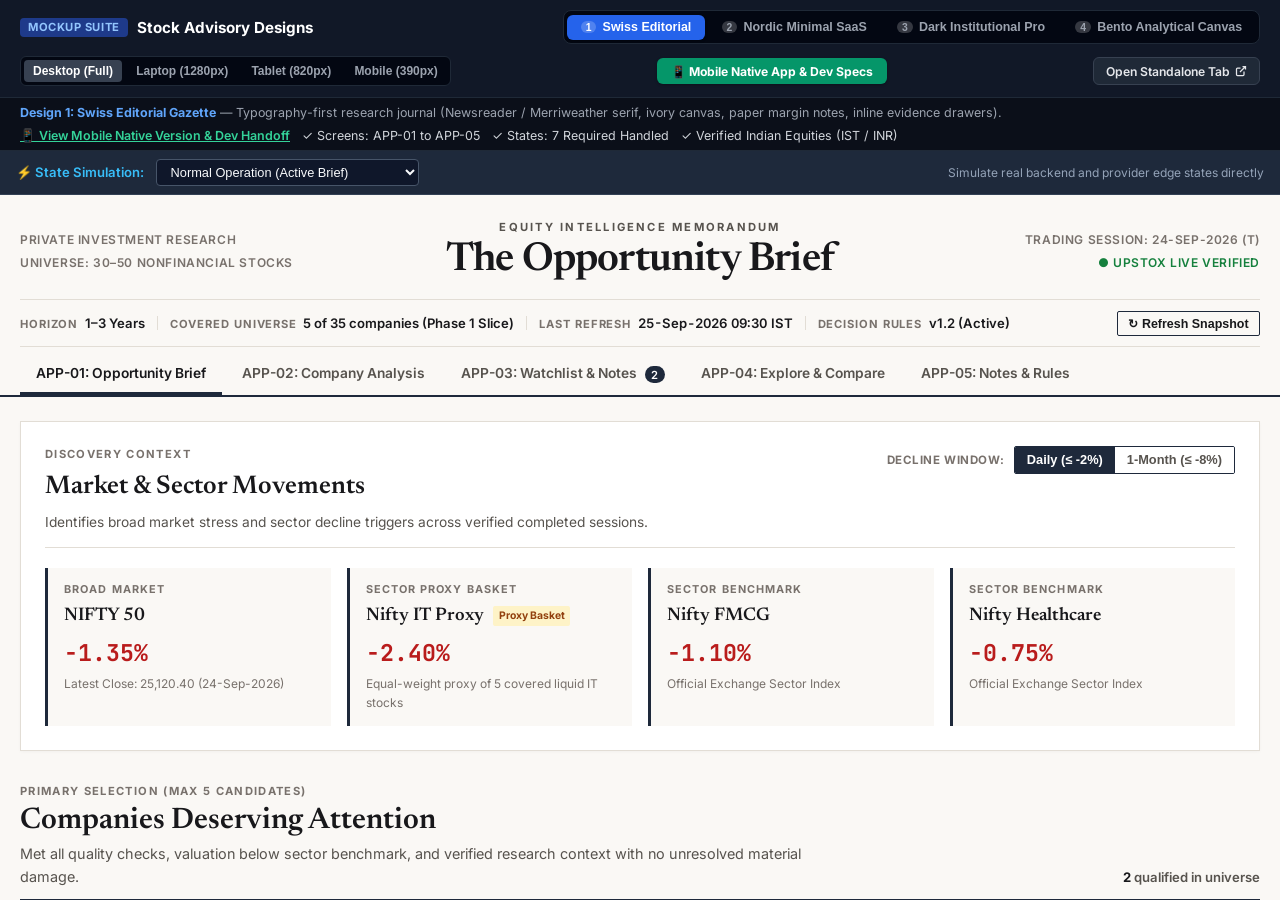
<file: mockup_by_agy/index.html>
<!DOCTYPE html>
<html lang="en">
<head>
  <meta charset="UTF-8">
  <meta name="viewport" content="width=device-width, initial-scale=1.0">
  <title>Stock Advisory — Interactive Mockup Showcase (by AGY)</title>
  <link rel="stylesheet" href="shared/shared-styles.css">
  <style>
    :root {
      --hub-bg: #090D16;
      --hub-panel: #111827;
      --hub-border: #1F2937;
      --hub-text: #F3F4F6;
      --hub-muted: #9CA3AF;
      --hub-accent: #3B82F6;
      --hub-emerald: #10B981;
    }
    body {
      background-color: var(--hub-bg);
      color: var(--hub-text);
      font-family: 'Inter', -apple-system, sans-serif;
      margin: 0;
      padding: 0;
      display: flex;
      flex-direction: column;
      height: 100vh;
      overflow: hidden;
    }

    /* Showcase Top Bar */
    .hub-header {
      background-color: var(--hub-panel);
      border-bottom: 1px solid var(--hub-border);
      padding: 0.65rem 1.25rem;
      display: flex;
      justify-content: space-between;
      align-items: center;
      flex-wrap: wrap;
      gap: 0.75rem;
      z-index: 50;
    }
    .hub-brand {
      display: flex;
      align-items: center;
      gap: 0.6rem;
    }
    .hub-badge {
      background-color: #1E3A8A;
      color: #93C5FD;
      font-size: 0.7rem;
      font-weight: 700;
      padding: 0.15rem 0.5rem;
      border-radius: 4px;
      letter-spacing: 0.05em;
    }
    .hub-title {
      font-size: 0.95rem;
      font-weight: 700;
      color: #FFFFFF;
    }

    /* Design Selector Pills */
    .design-switcher-group {
      display: flex;
      background-color: #030712;
      border: 1px solid var(--hub-border);
      padding: 0.2rem;
      border-radius: 8px;
      gap: 0.2rem;
    }
    .design-tab-btn {
      background: none;
      border: none;
      color: var(--hub-muted);
      font-size: 0.78rem;
      font-weight: 600;
      padding: 0.35rem 0.85rem;
      border-radius: 6px;
      cursor: pointer;
      display: flex;
      align-items: center;
      gap: 0.4rem;
      transition: all 0.15s ease;
      white-space: nowrap;
    }
    .design-tab-btn:hover {
      color: #FFFFFF;
    }
    .design-tab-btn.active {
      background-color: #2563EB;
      color: #FFFFFF;
      box-shadow: 0 1px 3px rgba(0, 0, 0, 0.3);
    }
    .btn-num {
      background-color: rgba(255, 255, 255, 0.2);
      font-size: 0.65rem;
      padding: 0.05rem 0.3rem;
      border-radius: 9999px;
    }

    /* Viewport Resizer */
    .viewport-controls {
      display: flex;
      align-items: center;
      gap: 0.35rem;
      background-color: #030712;
      border: 1px solid var(--hub-border);
      padding: 0.2rem;
      border-radius: 6px;
    }
    .vp-btn {
      background: none;
      border: none;
      color: var(--hub-muted);
      font-size: 0.75rem;
      font-weight: 600;
      padding: 0.25rem 0.55rem;
      border-radius: 4px;
      cursor: pointer;
    }
    .vp-btn:hover { color: #FFF; }
    .vp-btn.active {
      background-color: #374151;
      color: #FFF;
    }

    .open-standalone-btn {
      background-color: #1F2937;
      color: #E5E7EB;
      border: 1px solid #374151;
      font-size: 0.76rem;
      font-weight: 600;
      padding: 0.35rem 0.75rem;
      border-radius: 6px;
      cursor: pointer;
      text-decoration: none;
      display: inline-flex;
      align-items: center;
      gap: 0.3rem;
    }
    .open-standalone-btn:hover {
      background-color: #374151;
      color: #FFF;
    }

    /* Info Bar under Header */
    .hub-info-strip {
      background-color: #0B0F19;
      border-bottom: 1px solid var(--hub-border);
      padding: 0.45rem 1.25rem;
      font-size: 0.78rem;
      display: flex;
      justify-content: space-between;
      align-items: center;
      flex-wrap: wrap;
      gap: 0.5rem;
    }
    .design-desc {
      color: #9CA3AF;
    }
    .design-desc strong {
      color: #60A5FA;
    }
    .design-specs-pills {
      display: flex;
      gap: 0.75rem;
      color: #D1D5DB;
    }

    /* Iframe Shell Area */
    .iframe-stage {
      flex: 1;
      display: flex;
      align-items: center;
      justify-content: center;
      background-color: #030712;
      overflow: hidden;
      padding: 0;
      transition: all 0.2s ease;
    }
    .preview-frame {
      width: 100%;
      height: 100%;
      border: none;
      background-color: #FFFFFF;
      transition: width 0.25s ease, height 0.25s ease, box-shadow 0.25s ease;
    }
    .preview-frame.framed {
      height: calc(100% - 2rem);
      border: 1px solid #374151;
      border-radius: 12px;
      box-shadow: 0 25px 50px -12px rgba(0, 0, 0, 0.7);
    }
  </style>
</head>
<body>

  <!-- Master Hub Header -->
  <header class="hub-header">
    <div class="hub-brand">
      <span class="hub-badge">MOCKUP SUITE</span>
      <span class="hub-title">Stock Advisory Designs</span>
    </div>

    <!-- 4 Clean Designs Switcher -->
    <div class="design-switcher-group">
      <button class="design-tab-btn active" onclick="switchDesign('design-1-swiss-editorial', this)">
        <span class="btn-num">1</span> Swiss Editorial
      </button>
      <button class="design-tab-btn" onclick="switchDesign('design-2-nordic-minimal', this)">
        <span class="btn-num">2</span> Nordic Minimal SaaS
      </button>
      <button class="design-tab-btn" onclick="switchDesign('design-3-dark-institutional', this)">
        <span class="btn-num">3</span> Dark Institutional Pro
      </button>
      <button class="design-tab-btn" onclick="switchDesign('design-4-bento-canvas', this)">
        <span class="btn-num">4</span> Bento Analytical Canvas
      </button>
    </div>

    <!-- Responsive Width Switcher -->
    <div class="viewport-controls">
      <button class="vp-btn active" onclick="setViewport('100%', this)">Desktop (Full)</button>
      <button class="vp-btn" onclick="setViewport('1280px', this)">Laptop (1280px)</button>
      <button class="vp-btn" onclick="setViewport('820px', this)">Tablet (820px)</button>
      <button class="vp-btn" onclick="setViewport('390px', this)">Mobile (390px)</button>
    </div>

    <!-- Mobile App Suite Link -->
    <a href="mobile/index.html" class="btn-dev-mobile" style="background-color: #059669; color: #FFF; font-size: 0.76rem; font-weight: 700; padding: 0.35rem 0.85rem; border-radius: 6px; text-decoration: none; display: inline-flex; align-items: center; gap: 0.4rem; border: none; box-shadow: 0 1px 3px rgba(0,0,0,0.3);">
      <span>📱 Mobile Native App &amp; Dev Specs</span>
    </a>

    <!-- Standalone Launch Link -->
    <a href="design-1-swiss-editorial/index.html" target="_blank" id="standaloneLink" class="open-standalone-btn">
      <span>Open Standalone Tab</span>
      <svg width="12" height="12" viewBox="0 0 24 24" fill="none" stroke="currentColor" stroke-width="2.5"><path d="M18 13v6a2 2 0 0 1-2 2H5a2 2 0 0 1-2-2V8a2 2 0 0 1 2-2h6M15 3h6v6M10 14L21 3"/></svg>
    </a>
  </header>

  <!-- Info Strip with Criteria Coverage -->
  <div class="hub-info-strip">
    <div class="design-desc" id="designDescText">
      <strong>Design 1: Swiss Editorial Gazette</strong> — Typography-first research journal (Newsreader / Merriweather serif, ivory canvas, paper margin notes, inline evidence drawers).
    </div>
    <div class="design-specs-pills">
      <a href="mobile/index.html" style="color: #34D399; text-decoration: underline; font-weight: 600;">📱 View Mobile Native Version &amp; Dev Handoff</a>
      <span>✓ Screens: APP-01 to APP-05</span>
      <span>✓ States: 7 Required Handled</span>
      <span>✓ Verified Indian Equities (IST / INR)</span>
    </div>
  </div>

  <!-- Interactive Live Iframe -->
  <div class="iframe-stage" id="iframeStage">
    <iframe id="previewFrame" class="preview-frame" src="design-1-swiss-editorial/index.html"></iframe>
  </div>

  <script>
    const designDescriptions = {
      'design-1-swiss-editorial': '<strong>Design 1: Swiss Editorial Gazette</strong> — Typography-first research journal (Newsreader serif, warm ivory canvas, hairline dividers, pullout margin notes, inline evidence drawers).',
      'design-2-nordic-minimal': '<strong>Design 2: Nordic Minimalist SaaS</strong> — Modern Scandinavian workspace (Slate & white, rounded-xl cards, micro-dot badges, slide-over drawer, Linear/Notion feel).',
      'design-3-dark-institutional': '<strong>Design 3: Dark Institutional Pro Terminal</strong> — High-density financial cockpit (Obsidian canvas, monospace alignment, Bloomberg/FactSet styling, keyboard shortcuts).',
      'design-4-bento-canvas': '<strong>Design 4: Bento Analytical Canvas</strong> — Modular card-led bento grid (Zoned quadrants for macro, quality matrix, sector headwinds, and decision checklist).'
    };

    let currentDesignPath = 'design-1-swiss-editorial';

    function switchDesign(path, btnEl) {
      currentDesignPath = path;
      document.querySelectorAll('.design-tab-btn').forEach(btn => btn.classList.remove('active'));
      btnEl.classList.add('active');

      const frame = document.getElementById('previewFrame');
      frame.src = `${path}/index.html`;

      document.getElementById('standaloneLink').href = `${path}/index.html`;
      document.getElementById('designDescText').innerHTML = designDescriptions[path];
    }

    function setViewport(width, btnEl) {
      document.querySelectorAll('.vp-btn').forEach(btn => btn.classList.remove('active'));
      btnEl.classList.add('active');

      const frame = document.getElementById('previewFrame');
      if (width === '100%') {
        frame.style.width = '100%';
        frame.classList.remove('framed');
      } else {
        frame.style.width = width;
        frame.classList.add('framed');
      }
    }
  </script>
</body>
</html>
</file>
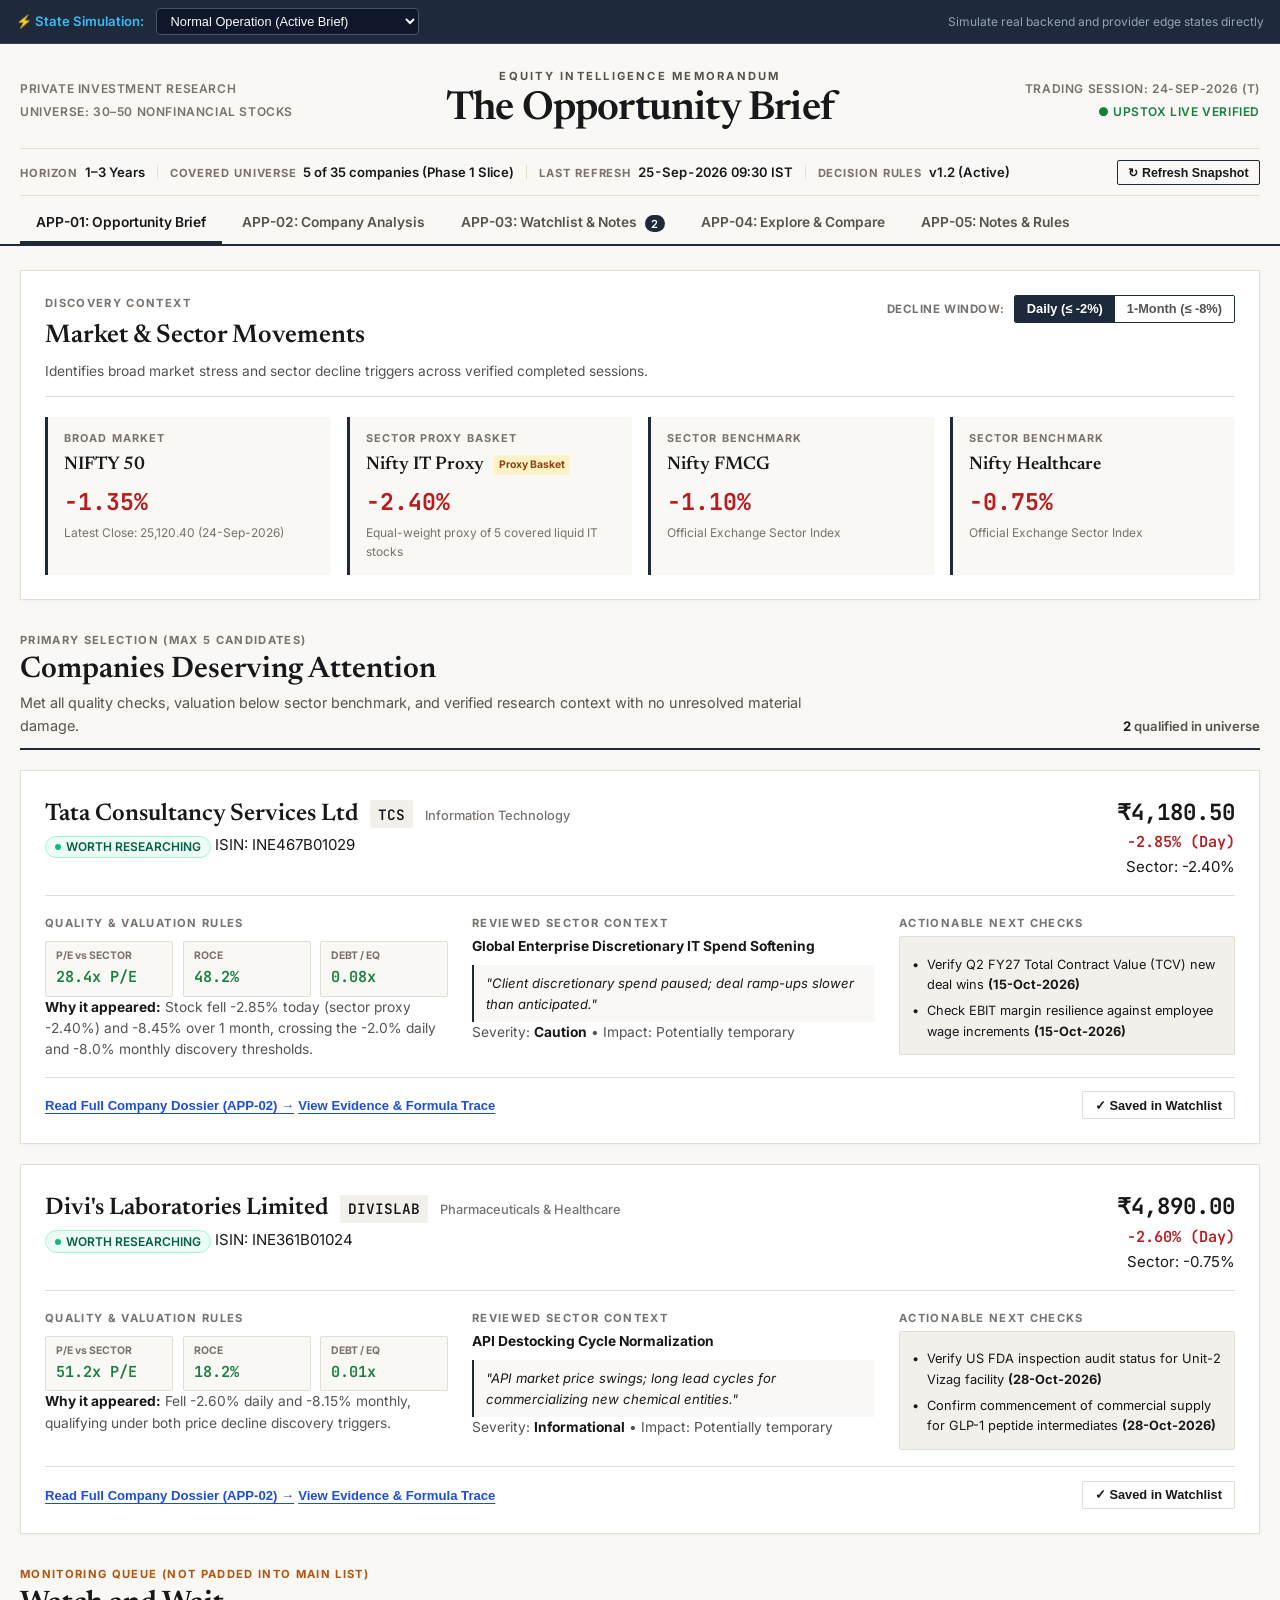
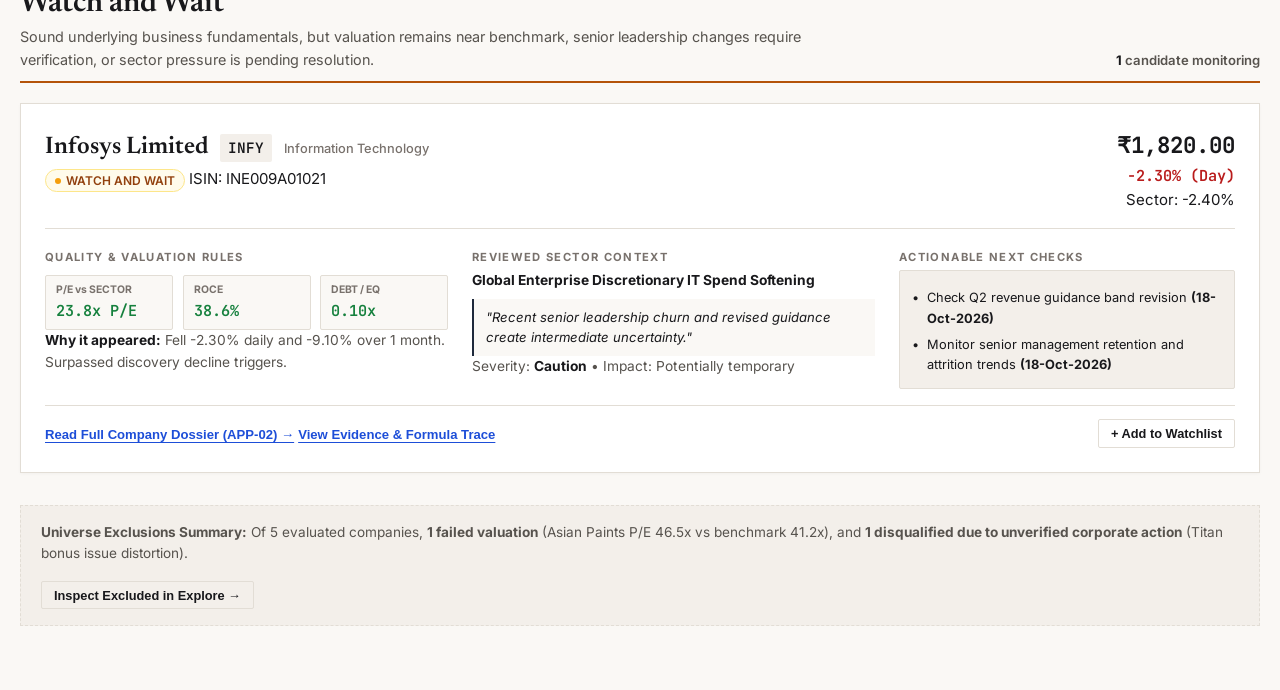
<file: mockup_by_agy/design-1-swiss-editorial/index.html>
<!DOCTYPE html>
<html lang="en">
<head>
  <meta charset="UTF-8">
  <meta name="viewport" content="width=device-width, initial-scale=1.0">
  <title>Stock Advisory — Swiss Editorial Design</title>
  <link rel="stylesheet" href="../shared/shared-styles.css">
  <link rel="stylesheet" href="style.css">
</head>
<body class="editorial-body">

  <!-- Interactive State Control Strip (For Mockup Evaluation) -->
  <div class="state-simulation-bar" id="stateSimBar">
    <div class="state-sim-inner">
      <span class="sim-label">⚡ State Simulation:</span>
      <select id="stateSelect" class="sim-select" onchange="window.switchEditorialState(this.value)">
        <option value="normal">Normal Operation (Active Brief)</option>
        <option value="no-data">State 1: No Data Yet (Initial Setup)</option>
        <option value="refreshing">State 2: Refresh Running (In-Progress)</option>
        <option value="token-rejected">State 3: Token Rejected / Expired</option>
        <option value="partial-failure">State 4: Partial Provider Failure</option>
        <option value="research-expired">State 5: Research Note Expired (&gt;30d)</option>
        <option value="no-opportunities">State 6: No Qualifying Opportunities</option>
      </select>
      <span class="sim-hint">Simulate real backend and provider edge states directly</span>
    </div>
  </div>

  <!-- Editorial Masthead Header -->
  <header class="masthead">
    <div class="container-shell">
      <div class="masthead-topline">
        <div class="masthead-col-left">
          <span class="meta-tag">PRIVATE INVESTMENT RESEARCH</span>
          <span class="meta-tag">UNIVERSE: 30–50 NONFINANCIAL STOCKS</span>
        </div>
        <div class="masthead-col-center">
          <span class="masthead-logo-eyebrow">EQUITY INTELLIGENCE MEMORANDUM</span>
          <h1 class="masthead-title">The Opportunity Brief</h1>
        </div>
        <div class="masthead-col-right">
          <span class="meta-tag" id="mastheadTradingDate">TRADING SESSION: 24-SEP-2026 (T)</span>
          <span class="meta-tag text-emerald" id="mastheadProviderStatus">● UPSTOX LIVE VERIFIED</span>
        </div>
      </div>

      <!-- Advisory Context Bar (APP-01 Requirements) -->
      <div class="editorial-context-strip">
        <div class="context-item">
          <span class="ctx-label">HORIZON</span>
          <span class="ctx-val font-serif">1–3 Years</span>
        </div>
        <div class="context-divider"></div>
        <div class="context-item">
          <span class="ctx-label">COVERED UNIVERSE</span>
          <span class="ctx-val">5 of 35 companies (Phase 1 Slice)</span>
        </div>
        <div class="context-divider"></div>
        <div class="context-item">
          <span class="ctx-label">LAST REFRESH</span>
          <span class="ctx-val num-tabular">25-Sep-2026 09:30 IST</span>
        </div>
        <div class="context-divider"></div>
        <div class="context-item">
          <span class="ctx-label">DECISION RULES</span>
          <span class="ctx-val">v1.2 (Active)</span>
        </div>
        <div class="context-action">
          <button class="btn-editorial-sm" onclick="window.triggerRefreshSim()">↻ Refresh Snapshot</button>
        </div>
      </div>

      <!-- Navigation Bar -->
      <nav class="editorial-nav">
        <button class="nav-tab active" data-screen="brief" onclick="window.navigateToScreen('brief')">APP-01: Opportunity Brief</button>
        <button class="nav-tab" data-screen="analysis" onclick="window.navigateToScreen('analysis')">APP-02: Company Analysis</button>
        <button class="nav-tab" data-screen="watchlist" onclick="window.navigateToScreen('watchlist')">APP-03: Watchlist &amp; Notes <span class="nav-pill" id="watchlistCount">2</span></button>
        <button class="nav-tab" data-screen="explore" onclick="window.navigateToScreen('explore')">APP-04: Explore &amp; Compare</button>
        <button class="nav-tab" data-screen="settings" onclick="window.navigateToScreen('settings')">APP-05: Notes &amp; Rules</button>
      </nav>
    </div>
  </header>

  <!-- Banner Alerts for Edge States -->
  <div class="container-shell">
    <div id="systemAlertBox" class="system-alert-box" style="display: none;"></div>
  </div>

  <!-- MAIN VIEWPORT CONTAINER -->
  <main class="container-shell content-canvas">

    <!-- ========================================== -->
    <!-- SCREEN 1: APP-01 OPPORTUNITY BRIEF         -->
    <!-- ========================================== -->
    <section id="screen-brief" class="screen-section active">
      
      <!-- Market & Sector Decline Strip -->
      <div class="paper-block market-context-card">
        <div class="card-header-line">
          <div>
            <span class="kicker">DISCOVERY CONTEXT</span>
            <h2 class="section-heading-editorial">Market &amp; Sector Movements</h2>
            <p class="section-subtext">Identifies broad market stress and sector decline triggers across verified completed sessions.</p>
          </div>
          <!-- Window Toggle: Daily vs 1-Month -->
          <div class="window-toggle-box">
            <span class="toggle-label">DECLINE WINDOW:</span>
            <div class="btn-group-toggle">
              <button class="btn-toggle active" id="btnWindowDay" onclick="window.switchDeclineWindow('day')">Daily (&le; -2%)</button>
              <button class="btn-toggle" id="btnWindowMonth" onclick="window.switchDeclineWindow('month')">1-Month (&le; -8%)</button>
            </div>
          </div>
        </div>

        <div class="benchmark-grid">
          <div class="benchmark-col">
            <span class="bm-type">BROAD MARKET</span>
            <div class="bm-name">NIFTY 50</div>
            <div class="bm-change num-tabular negative" id="bmNiftyChange">-1.35%</div>
            <div class="bm-note">Latest Close: 25,120.40 (24-Sep-2026)</div>
          </div>
          <div class="benchmark-col">
            <span class="bm-type">SECTOR PROXY BASKET</span>
            <div class="bm-name">Nifty IT Proxy <span class="proxy-tag">Proxy Basket</span></div>
            <div class="bm-change num-tabular negative" id="bmItChange">-2.40%</div>
            <div class="bm-note">Equal-weight proxy of 5 covered liquid IT stocks</div>
          </div>
          <div class="benchmark-col">
            <span class="bm-type">SECTOR BENCHMARK</span>
            <div class="bm-name">Nifty FMCG</div>
            <div class="bm-change num-tabular negative" id="bmFmcgChange">-1.10%</div>
            <div class="bm-note">Official Exchange Sector Index</div>
          </div>
          <div class="benchmark-col">
            <span class="bm-type">SECTOR BENCHMARK</span>
            <div class="bm-name">Nifty Healthcare</div>
            <div class="bm-change num-tabular negative" id="bmPharmaChange">-0.75%</div>
            <div class="bm-note">Official Exchange Sector Index</div>
          </div>
        </div>
      </div>

      <!-- Primary Candidates: WORTH RESEARCHING -->
      <div class="editorial-section-lead">
        <div class="lead-header">
          <div>
            <span class="kicker">PRIMARY SELECTION (MAX 5 CANDIDATES)</span>
            <h2 class="editorial-h2">Companies Deserving Attention</h2>
            <p class="editorial-deck">Met all quality checks, valuation below sector benchmark, and verified research context with no unresolved material damage.</p>
          </div>
          <div class="status-summary-chip">
            <span class="chip-count" id="worthResearchingCount">2</span> qualified in universe
          </div>
        </div>

        <div class="candidate-cards-container" id="worthResearchingList">
          <!-- Rendered dynamically from mock data -->
        </div>
      </div>

      <!-- Secondary Candidates: WATCH AND WAIT (Strictly Separated) -->
      <div class="editorial-section-lead mt-8">
        <div class="lead-header border-amber">
          <div>
            <span class="kicker text-amber">MONITORING QUEUE (NOT PADDED INTO MAIN LIST)</span>
            <h2 class="editorial-h2">Watch and Wait</h2>
            <p class="editorial-deck">Sound underlying business fundamentals, but valuation remains near benchmark, senior leadership changes require verification, or sector pressure is pending resolution.</p>
          </div>
          <div class="status-summary-chip chip-amber">
            <span class="chip-count" id="watchWaitCount">1</span> candidate monitoring
          </div>
        </div>

        <div class="candidate-cards-container" id="watchWaitList">
          <!-- Rendered dynamically from mock data -->
        </div>
      </div>

      <!-- Exclusions & Universe Summary Strip -->
      <div class="exclusions-notice-paper">
        <div class="excl-text">
          <strong class="font-serif">Universe Exclusions Summary:</strong>
          <span>Of 5 evaluated companies, <strong id="exclValuationCount">1 failed valuation</strong> (Asian Paints P/E 46.5x vs benchmark 41.2x), and <strong id="exclCorpActionCount">1 disqualified due to unverified corporate action</strong> (Titan bonus issue distortion).</span>
        </div>
        <button class="btn-editorial-outline" onclick="window.navigateToScreen('explore')">Inspect Excluded in Explore &rarr;</button>
      </div>

    </section>

    <!-- ========================================== -->
    <!-- SCREEN 2: APP-02 COMPANY ANALYSIS          -->
    <!-- ========================================== -->
    <section id="screen-analysis" class="screen-section">
      
      <!-- Company Selector Bar -->
      <div class="paper-block company-nav-bar">
        <div class="comp-nav-label">Select Company for Deep Analysis:</div>
        <div class="comp-nav-pills" id="companyAnalysisPills">
          <!-- Dynamic buttons for TCS, INFY, ASIANPAINT, DIVISLAB, TITAN -->
        </div>
      </div>

      <div id="companyDeepViewContainer">
        <!-- Rendered dynamically -->
      </div>

    </section>

    <!-- ========================================== -->
    <!-- SCREEN 3: APP-03 WATCHLIST & NOTES         -->
    <!-- ========================================== -->
    <section id="screen-watchlist" class="screen-section">
      <div class="paper-block">
        <div class="card-header-line">
          <div>
            <span class="kicker">PERSISTENT RESEARCH LOG</span>
            <h2 class="section-heading-editorial">Watchlist &amp; Investment Theses</h2>
            <p class="section-subtext">Locally persisted watch items and personal review checkpoints. Independent of market data refreshes.</p>
          </div>
          <div class="badge badge-worth-researching">
            <span class="badge-dot"></span> Persisted in Local SQLite DB
          </div>
        </div>

        <div id="watchlistItemsList" class="watchlist-items-list mt-6">
          <!-- Rendered dynamically -->
        </div>
      </div>
    </section>

    <!-- ========================================== -->
    <!-- SCREEN 4: APP-04 EXPLORE & COMPARE         -->
    <!-- ========================================== -->
    <section id="screen-explore" class="screen-section">
      <div class="paper-block">
        <div class="card-header-line">
          <div>
            <span class="kicker">SECONDARY SEARCH &amp; COMPARISON</span>
            <h2 class="section-heading-editorial">Universe Screener &amp; Multi-Company Matrix</h2>
            <p class="section-subtext">Filter covered universe. Unavailable values sort last. Compare up to 3 companies side-by-side.</p>
          </div>
        </div>

        <!-- Filter Bar -->
        <div class="screener-filter-bar">
          <div class="filter-item">
            <label>Search:</label>
            <input type="text" id="screenerSearchInput" placeholder="Filter by ticker or name..." oninput="window.filterScreener()">
          </div>
          <div class="filter-item">
            <label>Sector:</label>
            <select id="screenerSectorSelect" onchange="window.filterScreener()">
              <option value="all">All Sectors</option>
              <option value="it">Information Technology</option>
              <option value="fmcg">FMCG &amp; Paints</option>
              <option value="pharma">Pharmaceuticals</option>
              <option value="consumer_discretionary">Consumer Discretionary</option>
            </select>
          </div>
          <div class="filter-item">
            <label>Conclusion:</label>
            <select id="screenerConclusionSelect" onchange="window.filterScreener()">
              <option value="all">All Statuses</option>
              <option value="Worth researching">Worth researching</option>
              <option value="Watch and wait">Watch and wait</option>
              <option value="Fundamental concerns">Fundamental concerns</option>
              <option value="Insufficient evidence">Insufficient evidence</option>
            </select>
          </div>
          <div class="filter-item">
            <label>Sort By:</label>
            <select id="screenerSortSelect" onchange="window.filterScreener()">
              <option value="decline_day">Daily Decline (Largest first)</option>
              <option value="decline_month">1-Month Decline (Largest first)</option>
              <option value="pe_ratio">P/E Multiple (Lowest first)</option>
              <option value="roce">ROCE (Highest first)</option>
            </select>
          </div>
        </div>

        <!-- Screener Table -->
        <div class="table-responsive-wrapper mt-4">
          <table class="editorial-table" id="screenerTable">
            <thead>
              <tr>
                <th>Ticker / Name</th>
                <th>Sector</th>
                <th class="text-right">Price (₹)</th>
                <th class="text-right">Day %</th>
                <th class="text-right">Month %</th>
                <th class="text-right">P/E</th>
                <th class="text-right">ROCE</th>
                <th class="text-right">D/E</th>
                <th>Conclusion</th>
                <th>Compare</th>
              </tr>
            </thead>
            <tbody id="screenerTableBody">
              <!-- Rendered dynamically -->
            </tbody>
          </table>
        </div>

        <!-- 3-Company Comparison Module -->
        <div class="comparison-module mt-10">
          <div class="card-header-line">
            <div>
              <span class="kicker">SIDE-BY-SIDE EVALUATION</span>
              <h3 class="editorial-h3">3-Company Comparison Matrix</h3>
              <p class="section-subtext">Cross-sector comparisons and statement basis incompatibilities are explicitly highlighted.</p>
            </div>
            <button class="btn-editorial-sm" onclick="window.resetComparison()">Clear Comparison</button>
          </div>

          <div id="comparisonAlertBanner" class="comparison-warning-banner" style="display: none;">
            ⚠️ <strong>Cross-Sector Comparison Notice:</strong> Comparing across distinct sectors (e.g., IT vs FMCG). Valuation multiples (P/E) and capital intensity structures reflect differing economic business models.
          </div>

          <div id="comparisonMatrixContainer" class="comparison-matrix-wrapper mt-4">
            <!-- Rendered dynamically -->
          </div>
        </div>

      </div>
    </section>

    <!-- ========================================== -->
    <!-- SCREEN 5: APP-05 RESEARCH NOTES & SETTINGS -->
    <!-- ========================================== -->
    <section id="screen-settings" class="screen-section">
      <div class="two-col-settings">
        
        <!-- Left Column: Sourced Research Notes -->
        <div class="paper-block">
          <div class="card-header-line">
            <div>
              <span class="kicker">QUALITATIVE EVIDENCE</span>
              <h2 class="editorial-h3">Sector Research Notes</h2>
              <p class="section-subtext">Every note requires a valid source link, review interval, and separate classification vs severity.</p>
            </div>
          </div>

          <div id="sectorNotesListContainer" class="sector-notes-list mt-4">
            <!-- Rendered dynamically -->
          </div>
        </div>

        <!-- Right Column: Screening Rule Thresholds & API Status -->
        <div class="paper-block">
          <div class="card-header-line">
            <div>
              <span class="kicker">SYSTEM GOVERNANCE</span>
              <h2 class="editorial-h3">Thresholds &amp; Provider Health</h2>
              <p class="section-subtext">Modifying rule thresholds increments rule version and triggers deterministic recalculation.</p>
            </div>
            <span class="badge badge-insufficient-evidence" id="activeRuleVersionTag">v1.2</span>
          </div>

          <!-- Rule Configuration Form -->
          <div class="settings-form mt-4">
            <h4 class="settings-group-title">Active Thresholds</h4>
            <div class="form-row">
              <label>ROCE Minimum Threshold:</label>
              <div class="input-with-unit">
                <input type="number" id="settingRoce" value="15.0" step="0.5">
                <span>%</span>
              </div>
            </div>
            <div class="form-row">
              <label>Debt / Equity Maximum:</label>
              <div class="input-with-unit">
                <input type="number" id="settingDebtEquity" value="1.00" step="0.05">
                <span>x</span>
              </div>
            </div>
            <div class="form-row">
              <label>Daily Discovery Decline Trigger:</label>
              <div class="input-with-unit">
                <input type="number" id="settingDailyDecline" value="-2.0" step="0.1">
                <span>%</span>
              </div>
            </div>
            <div class="form-row">
              <label>1-Month Discovery Decline Trigger:</label>
              <div class="input-with-unit">
                <input type="number" id="settingMonthlyDecline" value="-8.0" step="0.5">
                <span>%</span>
              </div>
            </div>
            <button class="btn-editorial-primary mt-2" onclick="window.saveRuleSettings()">Save &amp; Recalculate Assessment (v1.3)</button>
          </div>

          <hr class="editorial-divider my-6">

          <!-- Provider Connection Details -->
          <div class="provider-status-card">
            <h4 class="settings-group-title">Upstox Analytics Provider Status</h4>
            <div class="provider-meta-row">
              <span>Token Status:</span>
              <strong class="text-emerald">● Active &amp; Valid</strong>
            </div>
            <div class="provider-meta-row">
              <span>Token Expiry:</span>
              <strong class="num-tabular">14-Aug-2027 (1-year validity)</strong>
            </div>
            <div class="provider-meta-row">
              <span>Rate Limit Remaining:</span>
              <strong class="num-tabular">4,850 of 5,000 req/day</strong>
            </div>
            <div class="provider-meta-row">
              <span>Network Latency:</span>
              <strong class="num-tabular">142 ms (Loopback local bridge)</strong>
            </div>
          </div>

        </div>

      </div>
    </section>

  </main>

  <!-- Evidence Drawer Modal (View Evidence) -->
  <div class="overlay-backdrop" id="evidenceDrawerBackdrop" onclick="window.closeEvidenceDrawer(event)">
    <div class="editorial-drawer" id="evidenceDrawerContent" onclick="event.stopPropagation()">
      <div class="drawer-header">
        <div>
          <span class="kicker">AUDITABLE RECORD</span>
          <h3 class="editorial-h3" id="drawerTitle">Evidence &amp; Formula Trace</h3>
        </div>
        <button class="btn-close" onclick="window.closeEvidenceDrawer()">&times;</button>
      </div>
      <div class="drawer-body" id="drawerBody">
        <!-- Rendered dynamically -->
      </div>
    </div>
  </div>

  <!-- Toast Notification for saves -->
  <div class="toast-container" id="toastContainer"></div>

  <!-- Scripts -->
  <script src="../shared/mock-data.js"></script>
  <script src="app.js"></script>
</body>
</html>
</file>
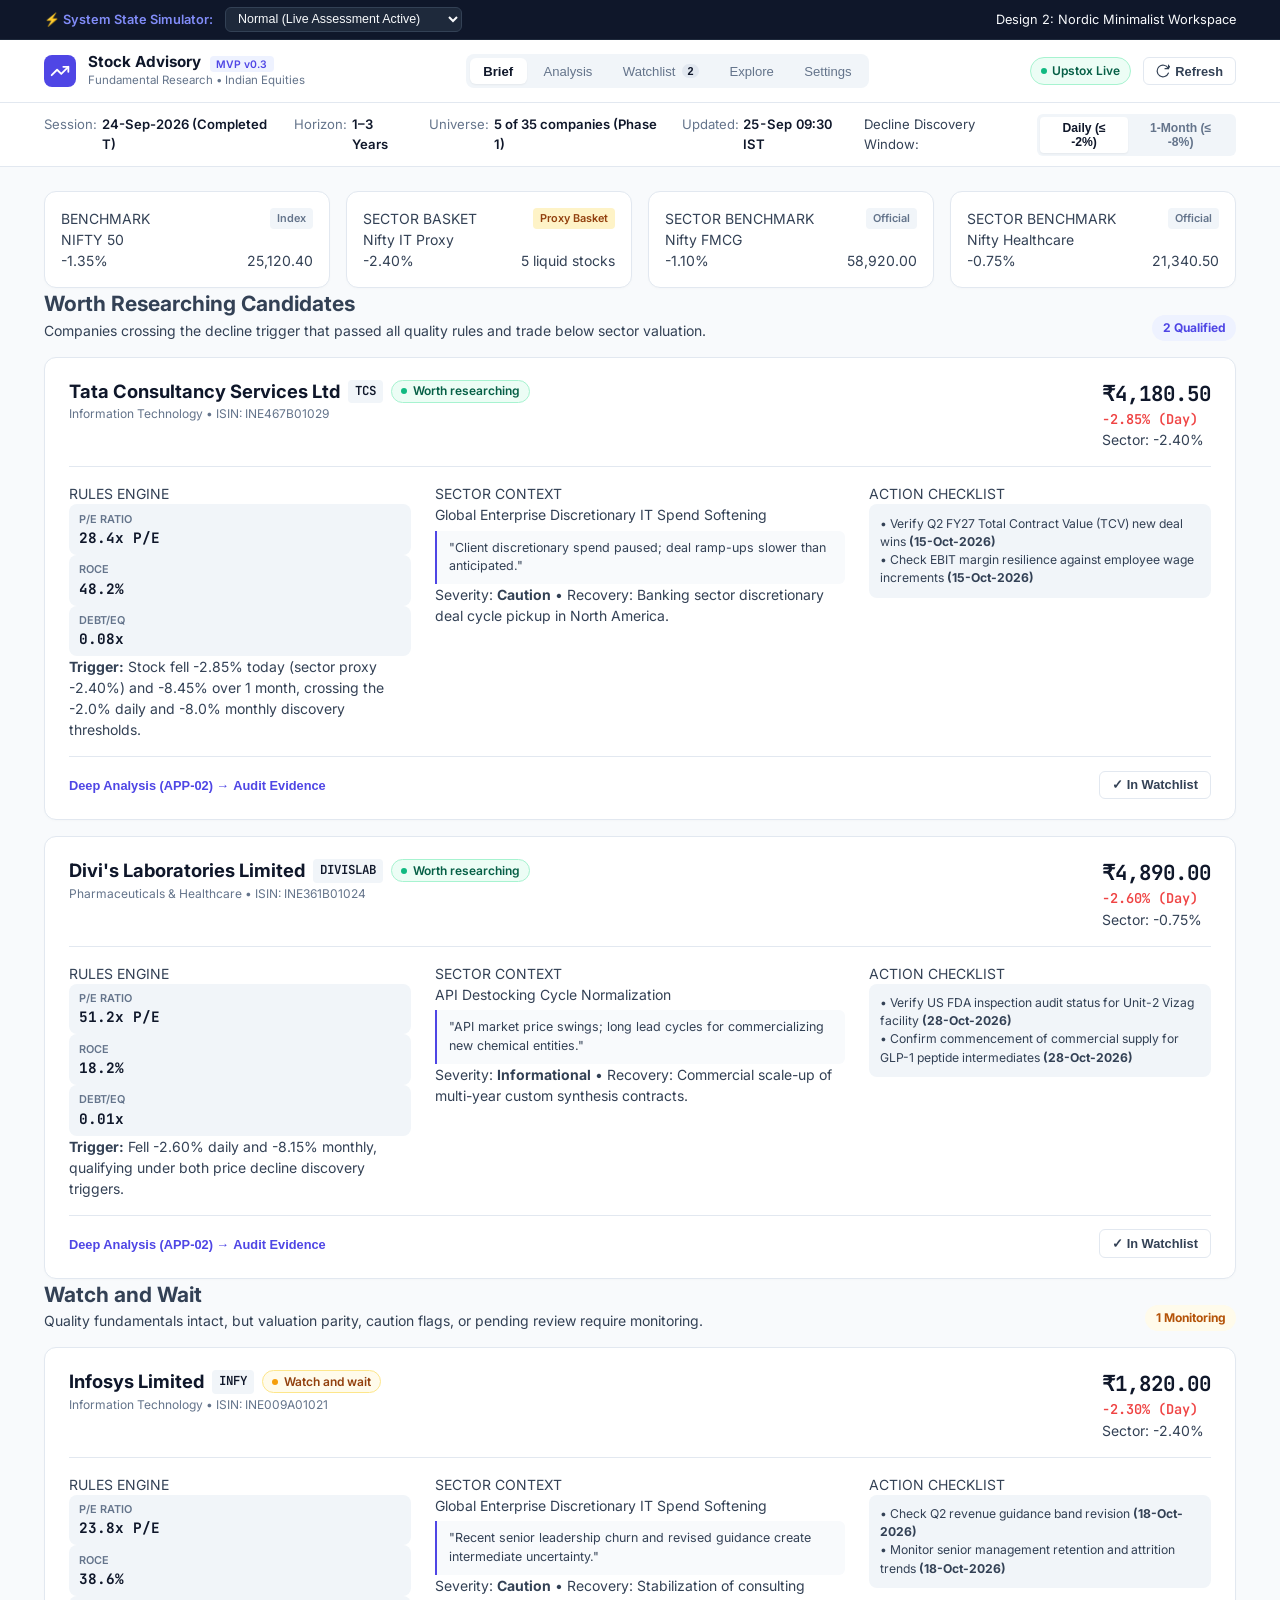
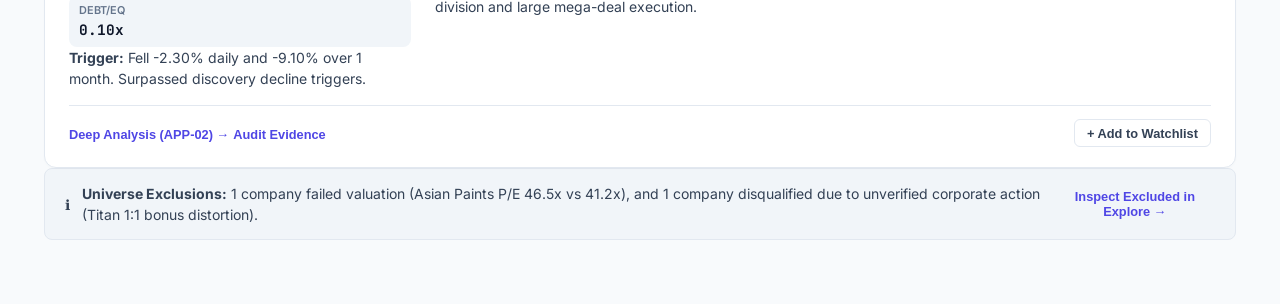
<file: mockup_by_agy/design-2-nordic-minimal/index.html>
<!DOCTYPE html>
<html lang="en">
<head>
  <meta charset="UTF-8">
  <meta name="viewport" content="width=device-width, initial-scale=1.0">
  <title>Stock Advisory — Nordic Minimalist SaaS</title>
  <link rel="stylesheet" href="../shared/shared-styles.css">
  <link rel="stylesheet" href="style.css">
</head>
<body class="nordic-body">

  <!-- Simulation Control Toolbar -->
  <div class="sim-header-bar">
    <div class="container-nordic flex-between">
      <div class="flex-center gap-3">
        <span class="sim-tag">⚡ System State Simulator:</span>
        <select id="stateSelect" class="nordic-select-sm" onchange="window.switchNordicState(this.value)">
          <option value="normal">Normal (Live Assessment Active)</option>
          <option value="no-data">State 1: No Data Yet (Setup)</option>
          <option value="refreshing">State 2: Refresh Running</option>
          <option value="token-rejected">State 3: Token Rejected (Expired)</option>
          <option value="partial-failure">State 4: Partial Provider Failure</option>
          <option value="research-expired">State 5: Research Expired (>30d)</option>
          <option value="no-opportunities">State 6: No Qualifying Opportunities</option>
        </select>
      </div>
      <div class="text-xs text-slate-400">Design 2: Nordic Minimalist Workspace</div>
    </div>
  </div>

  <!-- Primary Top Navbar -->
  <header class="nordic-header">
    <div class="container-nordic flex-between">
      <!-- App Identity -->
      <div class="flex-center gap-3">
        <div class="brand-glyph">
          <svg width="20" height="20" viewBox="0 0 24 24" fill="none" stroke="currentColor" stroke-width="2.2" stroke-linecap="round" stroke-linejoin="round">
            <polyline points="22 7 13.5 15.5 8.5 10.5 2 17"></polyline>
            <polyline points="16 7 22 7 22 13"></polyline>
          </svg>
        </div>
        <div>
          <div class="brand-title">Stock Advisory <span class="badge-nordic-micro">MVP v0.3</span></div>
          <div class="brand-sub">Fundamental Research &bull; Indian Equities</div>
        </div>
      </div>

      <!-- Center Nav Tabs -->
      <nav class="nordic-nav">
        <button class="nordic-tab active" data-screen="brief" onclick="window.navigateToScreen('brief')">
          <span>Brief</span>
        </button>
        <button class="nordic-tab" data-screen="analysis" onclick="window.navigateToScreen('analysis')">
          <span>Analysis</span>
        </button>
        <button class="nordic-tab" data-screen="watchlist" onclick="window.navigateToScreen('watchlist')">
          <span>Watchlist</span>
          <span class="nordic-counter" id="watchlistCount">2</span>
        </button>
        <button class="nordic-tab" data-screen="explore" onclick="window.navigateToScreen('explore')">
          <span>Explore</span>
        </button>
        <button class="nordic-tab" data-screen="settings" onclick="window.navigateToScreen('settings')">
          <span>Settings</span>
        </button>
      </nav>

      <!-- Right System Health Status -->
      <div class="flex-center gap-3">
        <div class="status-pill-clean">
          <span class="live-dot"></span>
          <span>Upstox Live</span>
        </div>
        <button class="btn-nordic-outline" onclick="window.triggerRefresh()">
          <svg width="14" height="14" viewBox="0 0 24 24" fill="none" stroke="currentColor" stroke-width="2" stroke-linecap="round" stroke-linejoin="round">
            <path d="M21.5 2v6h-6M21.34 15.57a10 10 0 1 1-.57-8.38l5.67-5.67"/>
          </svg>
          Refresh
        </button>
      </div>
    </div>
  </header>

  <!-- Advisory Context Strip (APP-01) -->
  <section class="context-bar-clean">
    <div class="container-nordic flex-between flex-wrap gap-4">
      <div class="flex-center gap-6">
        <div class="ctx-cell">
          <span class="ctx-dim">Session:</span>
          <span class="ctx-bold" id="ctxTradingDate">24-Sep-2026 (Completed T)</span>
        </div>
        <div class="ctx-cell">
          <span class="ctx-dim">Horizon:</span>
          <span class="ctx-bold">1–3 Years</span>
        </div>
        <div class="ctx-cell">
          <span class="ctx-dim">Universe:</span>
          <span class="ctx-bold">5 of 35 companies (Phase 1)</span>
        </div>
        <div class="ctx-cell">
          <span class="ctx-dim">Updated:</span>
          <span class="ctx-bold num-tabular">25-Sep 09:30 IST</span>
        </div>
      </div>
      <div class="flex-center gap-3">
        <span class="text-xs text-slate-500 font-medium">Decline Discovery Window:</span>
        <div class="segmented-control">
          <button class="seg-btn active" id="btnDayWindow" onclick="window.switchDeclineWindow('day')">Daily (&le; -2%)</button>
          <button class="seg-btn" id="btnMonthWindow" onclick="window.switchDeclineWindow('month')">1-Month (&le; -8%)</button>
        </div>
      </div>
    </div>
  </section>

  <!-- Banner Alerts for Edge States -->
  <div class="container-nordic">
    <div id="nordicAlertBox" class="nordic-alert" style="display: none;"></div>
  </div>

  <!-- MAIN VIEWPORT -->
  <main class="container-nordic content-viewport">

    <!-- ========================================== -->
    <!-- SCREEN 1: APP-01 OPPORTUNITY BRIEF         -->
    <!-- ========================================== -->
    <section id="screen-brief" class="nordic-screen active">

      <!-- Benchmark Summary Row -->
      <div class="nordic-grid-4 mb-6">
        <div class="nordic-card p-4">
          <div class="flex-between">
            <span class="text-xs font-semibold text-slate-400">BENCHMARK</span>
            <span class="badge-clean-neutral">Index</span>
          </div>
          <div class="text-lg font-bold text-slate-900 mt-1">NIFTY 50</div>
          <div class="flex-between items-baseline mt-2">
            <span class="text-2xl font-bold font-mono text-rose-600" id="bmNifty"> -1.35%</span>
            <span class="text-xs text-slate-400">25,120.40</span>
          </div>
        </div>

        <div class="nordic-card p-4">
          <div class="flex-between">
            <span class="text-xs font-semibold text-slate-400">SECTOR BASKET</span>
            <span class="badge-clean-amber">Proxy Basket</span>
          </div>
          <div class="text-lg font-bold text-slate-900 mt-1">Nifty IT Proxy</div>
          <div class="flex-between items-baseline mt-2">
            <span class="text-2xl font-bold font-mono text-rose-600" id="bmIt"> -2.40%</span>
            <span class="text-xs text-slate-400">5 liquid stocks</span>
          </div>
        </div>

        <div class="nordic-card p-4">
          <div class="flex-between">
            <span class="text-xs font-semibold text-slate-400">SECTOR BENCHMARK</span>
            <span class="badge-clean-neutral">Official</span>
          </div>
          <div class="text-lg font-bold text-slate-900 mt-1">Nifty FMCG</div>
          <div class="flex-between items-baseline mt-2">
            <span class="text-2xl font-bold font-mono text-rose-600" id="bmFmcg"> -1.10%</span>
            <span class="text-xs text-slate-400">58,920.00</span>
          </div>
        </div>

        <div class="nordic-card p-4">
          <div class="flex-between">
            <span class="text-xs font-semibold text-slate-400">SECTOR BENCHMARK</span>
            <span class="badge-clean-neutral">Official</span>
          </div>
          <div class="text-lg font-bold text-slate-900 mt-1">Nifty Healthcare</div>
          <div class="flex-between items-baseline mt-2">
            <span class="text-2xl font-bold font-mono text-rose-600" id="bmPharma"> -0.75%</span>
            <span class="text-xs text-slate-400">21,340.50</span>
          </div>
        </div>
      </div>

      <!-- Worth Researching Candidates -->
      <div class="section-title-clean">
        <div>
          <h2 class="text-xl font-bold text-slate-900">Worth Researching Candidates</h2>
          <p class="text-sm text-slate-500">Companies crossing the decline trigger that passed all quality rules and trade below sector valuation.</p>
        </div>
        <div class="counter-badge" id="worthCountBadge">2 Qualified</div>
      </div>

      <div class="cards-stack" id="worthContainer">
        <!-- Rendered dynamically -->
      </div>

      <!-- Watch and Wait Queue -->
      <div class="section-title-clean mt-10">
        <div>
          <h2 class="text-xl font-bold text-slate-900">Watch and Wait</h2>
          <p class="text-sm text-slate-500">Quality fundamentals intact, but valuation parity, caution flags, or pending review require monitoring.</p>
        </div>
        <div class="counter-badge badge-amber" id="watchCountBadge">1 Candidate</div>
      </div>

      <div class="cards-stack" id="watchContainer">
        <!-- Rendered dynamically -->
      </div>

      <!-- Exclusion Notice -->
      <div class="exclusion-banner-clean mt-8">
        <div class="flex-center gap-3">
          <span class="icon-info">ℹ</span>
          <div class="text-sm text-slate-600">
            <strong>Universe Exclusions:</strong> 1 company failed valuation (Asian Paints P/E 46.5x vs 41.2x), and 1 company disqualified due to unverified corporate action (Titan 1:1 bonus distortion).
          </div>
        </div>
        <button class="btn-clean-text" onclick="window.navigateToScreen('explore')">Inspect Excluded in Explore &rarr;</button>
      </div>

    </section>

    <!-- ========================================== -->
    <!-- SCREEN 2: APP-02 COMPANY ANALYSIS          -->
    <!-- ========================================== -->
    <section id="screen-analysis" class="nordic-screen">
      
      <!-- Company Switcher Pills -->
      <div class="company-tabs-pills" id="companyTabs">
        <!-- Dynamic tabs -->
      </div>

      <div id="companyDeepContainer" class="mt-6">
        <!-- Rendered dynamically -->
      </div>

    </section>

    <!-- ========================================== -->
    <!-- SCREEN 3: APP-03 WATCHLIST & NOTES         -->
    <!-- ========================================== -->
    <section id="screen-watchlist" class="nordic-screen">
      <div class="nordic-card p-6">
        <div class="flex-between border-b pb-4">
          <div>
            <h2 class="text-xl font-bold text-slate-900">Watchlist &amp; Personal Research Notes</h2>
            <p class="text-sm text-slate-500">Persisted locally in SQLite. Notes and checkpoints survive market data refreshes.</p>
          </div>
          <span class="badge-clean-green">● Local Persistence Active</span>
        </div>

        <div id="watchlistStack" class="cards-stack mt-6">
          <!-- Rendered dynamically -->
        </div>
      </div>
    </section>

    <!-- ========================================== -->
    <!-- SCREEN 4: APP-04 EXPLORE & COMPARE         -->
    <!-- ========================================== -->
    <section id="screen-explore" class="nordic-screen">
      <div class="nordic-card p-6">
        <div class="flex-between border-b pb-4">
          <div>
            <h2 class="text-xl font-bold text-slate-900">Universe Screener &amp; Multi-Company Comparison</h2>
            <p class="text-sm text-slate-500">Search covered companies, filter across metrics, and compare up to 3 side-by-side.</p>
          </div>
        </div>

        <!-- Filters -->
        <div class="filter-row-nordic mt-4">
          <input type="text" id="nordicSearch" placeholder="Search ticker or name..." class="nordic-input" oninput="window.filterNordicScreener()">
          <select id="nordicSector" class="nordic-select" onchange="window.filterNordicScreener()">
            <option value="all">All Sectors</option>
            <option value="it">Information Technology</option>
            <option value="fmcg">FMCG &amp; Paints</option>
            <option value="pharma">Pharmaceuticals</option>
            <option value="consumer_discretionary">Consumer Discretionary</option>
          </select>
          <select id="nordicConclusion" class="nordic-select" onchange="window.filterNordicScreener()">
            <option value="all">All Conclusions</option>
            <option value="Worth researching">Worth researching</option>
            <option value="Watch and wait">Watch and wait</option>
            <option value="Fundamental concerns">Fundamental concerns</option>
            <option value="Insufficient evidence">Insufficient evidence</option>
          </select>
          <select id="nordicSort" class="nordic-select" onchange="window.filterNordicScreener()">
            <option value="day">Sort: Daily Decline</option>
            <option value="month">Sort: 1-Month Decline</option>
            <option value="pe">Sort: P/E Ratio</option>
            <option value="roce">Sort: ROCE</option>
          </select>
        </div>

        <!-- Table -->
        <div class="table-container-nordic mt-4">
          <table class="nordic-table">
            <thead>
              <tr>
                <th>Ticker</th>
                <th>Sector</th>
                <th class="text-right">Price (₹)</th>
                <th class="text-right">Day %</th>
                <th class="text-right">Month %</th>
                <th class="text-right">P/E</th>
                <th class="text-right">ROCE</th>
                <th class="text-right">D/E</th>
                <th>Conclusion</th>
                <th class="text-center">Compare</th>
              </tr>
            </thead>
            <tbody id="nordicTableBody">
              <!-- Rendered dynamically -->
            </tbody>
          </table>
        </div>

        <!-- Comparison Matrix -->
        <div class="mt-10 border-t pt-6">
          <div class="flex-between">
            <h3 class="text-lg font-bold text-slate-900">Side-by-Side Comparison Matrix</h3>
            <button class="btn-clean-text text-sm" onclick="window.clearNordicComparison()">Clear Comparison</button>
          </div>

          <div id="crossSectorBanner" class="nordic-alert alert-amber mt-3" style="display: none;">
            ⚠️ <strong>Cross-Sector Comparison Flag:</strong> Comparing companies across different industry classifications. Capital structures and P/E valuations cannot be equated directly.
          </div>

          <div id="nordicCompMatrix" class="mt-4">
            <!-- Rendered dynamically -->
          </div>
        </div>

      </div>
    </section>

    <!-- ========================================== -->
    <!-- SCREEN 5: APP-05 RESEARCH NOTES & SETTINGS -->
    <!-- ========================================== -->
    <section id="screen-settings" class="nordic-screen">
      <div class="nordic-grid-2">
        
        <!-- Left: Sector Notes -->
        <div class="nordic-card p-6">
          <h3 class="text-lg font-bold text-slate-900 mb-1">Sector Research Notes</h3>
          <p class="text-xs text-slate-500 mb-4">Source-backed qualitative intelligence. Pressure classification is independent of severity.</p>
          <div id="nordicSectorNotes" class="space-y-4">
            <!-- Rendered dynamically -->
          </div>
        </div>

        <!-- Right: Governance & Token Status -->
        <div class="nordic-card p-6">
          <div class="flex-between mb-4">
            <h3 class="text-lg font-bold text-slate-900">Screening Thresholds</h3>
            <span class="badge-clean-neutral" id="nordicRuleVer">v1.2</span>
          </div>

          <div class="space-y-3">
            <div class="flex-between text-sm">
              <span class="text-slate-600 font-medium">ROCE Minimum Threshold</span>
              <div class="flex-center gap-1">
                <input type="number" id="nordicRoce" value="15.0" class="nordic-input-sm"> <span class="text-xs text-slate-400">%</span>
              </div>
            </div>
            <div class="flex-between text-sm">
              <span class="text-slate-600 font-medium">Total Debt / Equity Maximum</span>
              <div class="flex-center gap-1">
                <input type="number" id="nordicDe" value="1.00" class="nordic-input-sm"> <span class="text-xs text-slate-400">x</span>
              </div>
            </div>
            <div class="flex-between text-sm">
              <span class="text-slate-600 font-medium">Daily Decline Trigger</span>
              <div class="flex-center gap-1">
                <input type="number" id="nordicDay" value="-2.0" class="nordic-input-sm"> <span class="text-xs text-slate-400">%</span>
              </div>
            </div>
            <div class="flex-between text-sm">
              <span class="text-slate-600 font-medium">1-Month Decline Trigger</span>
              <div class="flex-center gap-1">
                <input type="number" id="nordicMonth" value="-8.0" class="nordic-input-sm"> <span class="text-xs text-slate-400">%</span>
              </div>
            </div>
            <button class="btn-nordic-primary w-full mt-4" onclick="window.saveNordicRules()">Save &amp; Recalculate Assessment (v1.3)</button>
          </div>

          <hr class="my-6 border-slate-100">

          <h3 class="text-sm font-bold text-slate-900 mb-3">Upstox Analytics Provider Diagnostics</h3>
          <div class="space-y-2 text-xs text-slate-600">
            <div class="flex-between py-1 border-b border-slate-100">
              <span>Token Validity:</span>
              <strong class="text-emerald-600">Active (Expires 14-Aug-2027)</strong>
            </div>
            <div class="flex-between py-1 border-b border-slate-100">
              <span>Daily Request Budget:</span>
              <strong class="font-mono">4,850 / 5,000 reqs</strong>
            </div>
            <div class="flex-between py-1 border-b border-slate-100">
              <span>Loopback Local Latency:</span>
              <strong class="font-mono">142 ms</strong>
            </div>
            <div class="flex-between py-1">
              <span>Stored Snapshot Version:</span>
              <strong class="font-mono">SNP-20260924-001</strong>
            </div>
          </div>

        </div>

      </div>
    </section>

  </main>

  <!-- Slide-over Evidence Drawer -->
  <div class="nordic-slideover-backdrop" id="nordicDrawerBackdrop" onclick="window.closeNordicDrawer(event)">
    <div class="nordic-drawer" onclick="event.stopPropagation()">
      <div class="drawer-header-nordic">
        <div>
          <span class="text-xs font-bold text-indigo-600 tracking-wider">EVIDENCE DOSSIER</span>
          <h3 class="text-lg font-bold text-slate-900" id="nordicDrawerTitle">Rule &amp; Formula Trace</h3>
        </div>
        <button class="btn-close-clean" onclick="window.closeNordicDrawer()">&times;</button>
      </div>
      <div class="drawer-body-nordic" id="nordicDrawerBody">
        <!-- Rendered dynamically -->
      </div>
    </div>
  </div>

  <!-- Notification Toast Container -->
  <div class="toast-hub" id="nordicToastHub"></div>

  <!-- Scripts -->
  <script src="../shared/mock-data.js"></script>
  <script src="app.js"></script>
</body>
</html>
</file>
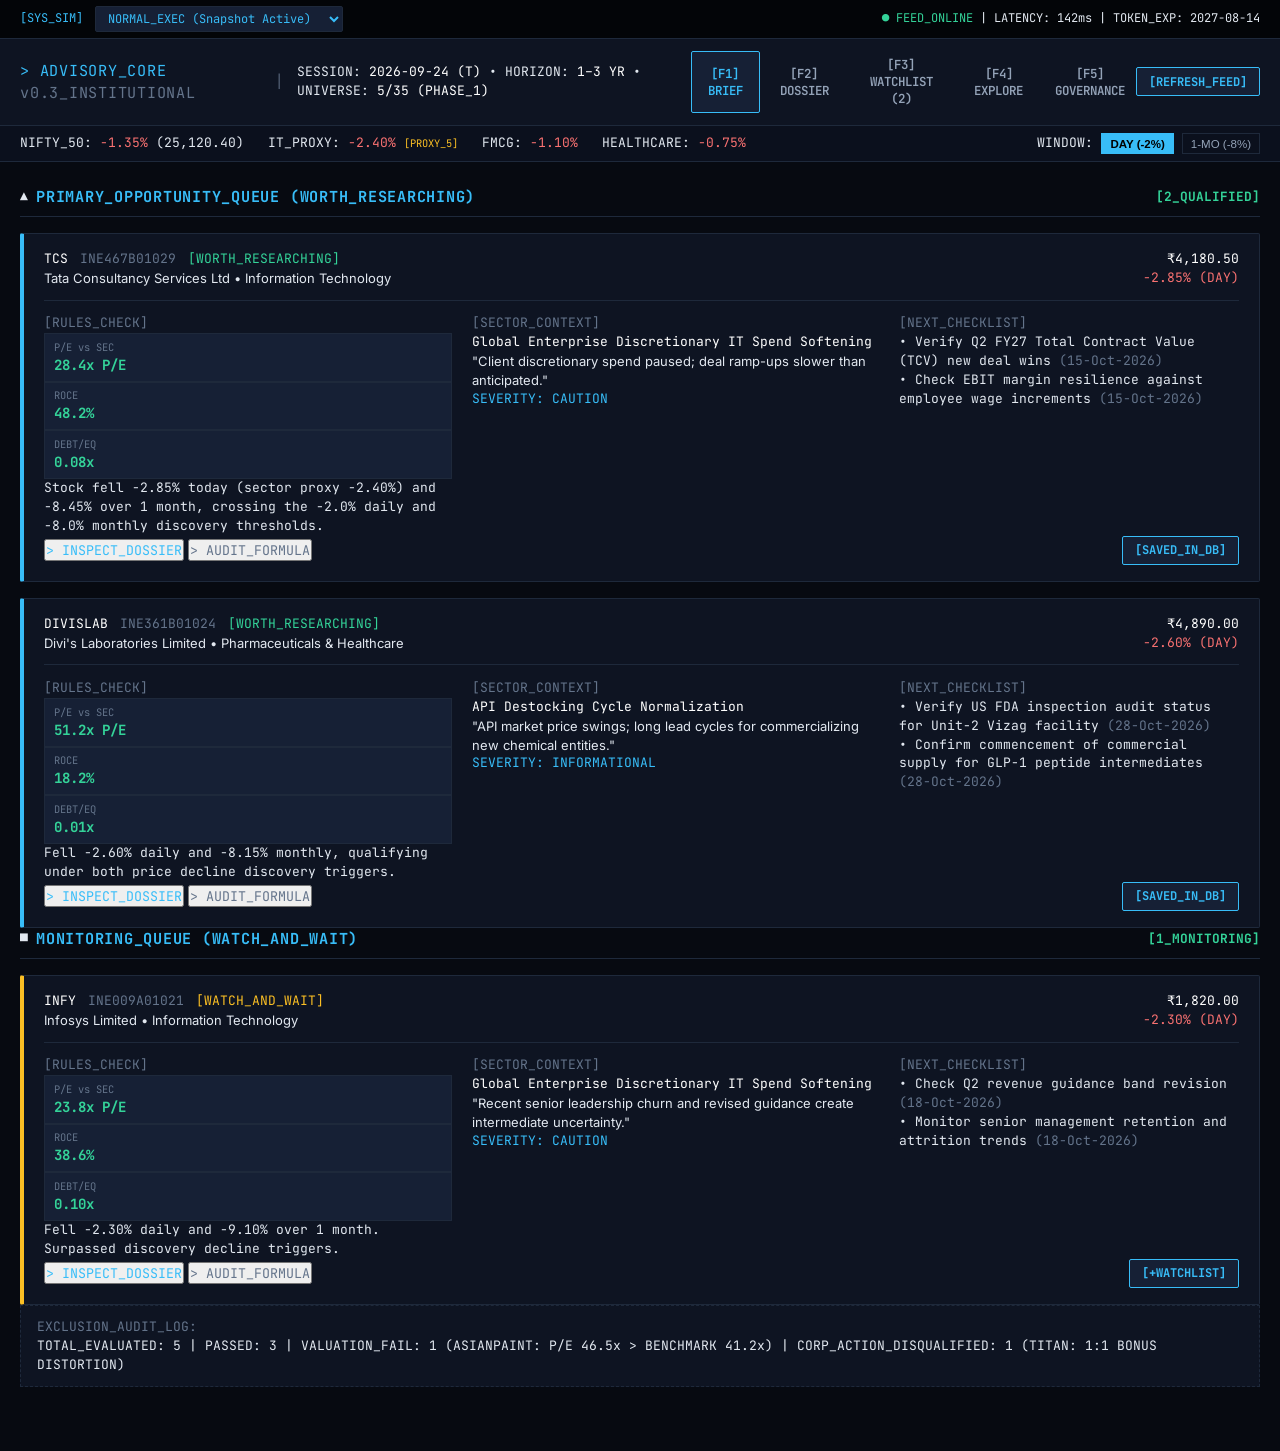
<file: mockup_by_agy/design-3-dark-institutional/index.html>
<!DOCTYPE html>
<html lang="en">
<head>
  <meta charset="UTF-8">
  <meta name="viewport" content="width=device-width, initial-scale=1.0">
  <title>Stock Advisory — Institutional Pro Terminal</title>
  <link rel="stylesheet" href="../shared/shared-styles.css">
  <link rel="stylesheet" href="style.css">
</head>
<body class="terminal-body">

  <!-- Terminal State Control Header -->
  <div class="terminal-sim-bar">
    <div class="terminal-container flex-between">
      <div class="flex-center gap-3">
        <span class="term-cyan font-mono font-bold text-xs">[SYS_SIM]</span>
        <select id="stateSelect" class="term-select" onchange="window.switchTermState(this.value)">
          <option value="normal">NORMAL_EXEC (Snapshot Active)</option>
          <option value="no-data">STATE_01: NO_DATA_SETUP</option>
          <option value="refreshing">STATE_02: REFRESH_IN_PROGRESS</option>
          <option value="token-rejected">STATE_03: TOKEN_AUTH_FAILURE</option>
          <option value="partial-failure">STATE_04: PARTIAL_PROVIDER_GAP</option>
          <option value="research-expired">STATE_05: RESEARCH_EXPIRED_30D</option>
          <option value="no-opportunities">STATE_06: ZERO_QUALIFYING_OPPS</option>
        </select>
      </div>
      <div class="term-status-right font-mono text-xs">
        <span class="term-green font-bold">● FEED_ONLINE</span> | LATENCY: 142ms | TOKEN_EXP: 2027-08-14
      </div>
    </div>
  </div>

  <!-- Terminal Primary Cockpit Bar -->
  <header class="terminal-header">
    <div class="terminal-container flex-between">
      <div class="flex-center gap-4">
        <div class="terminal-logo font-mono">
          <span class="term-cyan font-bold">&gt; ADVISORY_CORE</span>
          <span class="term-dim">v0.3_INSTITUTIONAL</span>
        </div>
        <div class="term-sep">|</div>
        <div class="font-mono text-xs text-slate-400">
          SESSION: <span class="term-white font-bold" id="termTradingDate">2026-09-24 (T)</span> &bull; 
          HORIZON: <span class="term-white">1–3 YR</span> &bull; 
          UNIVERSE: <span class="term-white">5/35 (PHASE_1)</span>
        </div>
      </div>

      <!-- Navigation Tabs -->
      <nav class="term-nav font-mono">
        <button class="term-nav-btn active" data-screen="brief" onclick="window.navigateToScreen('brief')">[F1] BRIEF</button>
        <button class="term-nav-btn" data-screen="analysis" onclick="window.navigateToScreen('analysis')">[F2] DOSSIER</button>
        <button class="term-nav-btn" data-screen="watchlist" onclick="window.navigateToScreen('watchlist')">[F3] WATCHLIST (<span id="termWatchCount">2</span>)</button>
        <button class="term-nav-btn" data-screen="explore" onclick="window.navigateToScreen('explore')">[F4] EXPLORE</button>
        <button class="term-nav-btn" data-screen="settings" onclick="window.navigateToScreen('settings')">[F5] GOVERNANCE</button>
      </nav>

      <div>
        <button class="btn-term-action" onclick="window.triggerTermRefresh()">[REFRESH_FEED]</button>
      </div>
    </div>
  </header>

  <!-- Market Movement Strip -->
  <section class="term-ticker-bar font-mono">
    <div class="terminal-container flex-between">
      <div class="flex-center gap-6 text-xs">
        <div>NIFTY_50: <span class="term-red font-bold" id="bmNifty">-1.35%</span> (25,120.40)</div>
        <div>IT_PROXY: <span class="term-red font-bold" id="bmIt">-2.40%</span> <span class="term-proxy-tag">[PROXY_5]</span></div>
        <div>FMCG: <span class="term-red font-bold" id="bmFmcg">-1.10%</span></div>
        <div>HEALTHCARE: <span class="term-red font-bold" id="bmPharma">-0.75%</span></div>
      </div>
      <div class="flex-center gap-2">
        <span class="text-xs text-slate-400">WINDOW:</span>
        <button class="term-toggle active" id="btnDay" onclick="window.switchDeclineWindow('day')">DAY (-2%)</button>
        <button class="term-toggle" id="btnMonth" onclick="window.switchDeclineWindow('month')">1-MO (-8%)</button>
      </div>
    </div>
  </section>

  <!-- System Alert Container -->
  <div class="terminal-container">
    <div id="termAlertBox" class="term-banner" style="display: none;"></div>
  </div>

  <!-- MAIN TERMINAL CANVAS -->
  <main class="terminal-container term-viewport">

    <!-- ========================================== -->
    <!-- SCREEN 1: APP-01 OPPORTUNITY BRIEF         -->
    <!-- ========================================== -->
    <section id="screen-brief" class="term-screen active">

      <!-- Worth Researching Candidates -->
      <div class="term-section-header">
        <div class="flex-center gap-2">
          <span class="term-icon font-mono">▲</span>
          <h2 class="term-h2 font-mono">PRIMARY_OPPORTUNITY_QUEUE (WORTH_RESEARCHING)</h2>
        </div>
        <div class="term-counter font-mono" id="worthCounter">[2_QUALIFIED]</div>
      </div>

      <div class="term-cards-grid" id="termWorthGrid">
        <!-- Rendered dynamically -->
      </div>

      <!-- Watch & Wait Queue -->
      <div class="term-section-header mt-8 header-amber">
        <div class="flex-center gap-2">
          <span class="term-icon text-amber-500 font-mono">■</span>
          <h2 class="term-h2 font-mono text-amber-400">MONITORING_QUEUE (WATCH_AND_WAIT)</h2>
        </div>
        <div class="term-counter text-amber-400 font-mono" id="watchCounter">[1_MONITORING]</div>
      </div>

      <div class="term-cards-grid" id="termWatchGrid">
        <!-- Rendered dynamically -->
      </div>

      <!-- Exclusions Terminal Box -->
      <div class="term-box-exclusion font-mono mt-6">
        <div class="term-dim">EXCLUSION_AUDIT_LOG:</div>
        <div class="text-xs text-slate-300 mt-1">
          TOTAL_EVALUATED: 5 | PASSED: 3 | VALUATION_FAIL: 1 (ASIANPAINT: P/E 46.5x &gt; BENCHMARK 41.2x) | CORP_ACTION_DISQUALIFIED: 1 (TITAN: 1:1 BONUS DISTORTION)
        </div>
      </div>

    </section>

    <!-- ========================================== -->
    <!-- SCREEN 2: APP-02 COMPANY ANALYSIS          -->
    <!-- ========================================== -->
    <section id="screen-analysis" class="term-screen">
      
      <!-- Ticker Selector -->
      <div class="term-ticker-select-bar font-mono">
        <span class="term-dim">SELECT_TICKER:</span>
        <div id="termTickerButtons" class="flex-center gap-2">
          <!-- Dynamic ticker buttons -->
        </div>
      </div>

      <div id="termDeepContainer" class="mt-4">
        <!-- Rendered dynamically -->
      </div>

    </section>

    <!-- ========================================== -->
    <!-- SCREEN 3: APP-03 WATCHLIST & NOTES         -->
    <!-- ========================================== -->
    <section id="screen-watchlist" class="term-screen">
      <div class="term-panel p-6">
        <div class="flex-between border-b border-slate-800 pb-3">
          <h2 class="term-h2 font-mono">PERSISTENT_WATCHLIST_&amp;_THESES_DB</h2>
          <span class="font-mono text-xs term-green">SQLITE_ENGINE: ACTIVE (COMMIT_SURVIVES_REFRESH)</span>
        </div>

        <div id="termWatchlistList" class="space-y-4 mt-4">
          <!-- Rendered dynamically -->
        </div>
      </div>
    </section>

    <!-- ========================================== -->
    <!-- SCREEN 4: APP-04 EXPLORE & COMPARE         -->
    <!-- ========================================== -->
    <section id="screen-explore" class="term-screen">
      <div class="term-panel p-6">
        <div class="flex-between border-b border-slate-800 pb-3">
          <h2 class="term-h2 font-mono">UNIVERSE_EXPLORE_&amp;_3_WAY_MATRIX</h2>
          <div class="font-mono text-xs text-slate-400">SORT_RULE: UNAVAILABLE_VALUES_SORT_LAST</div>
        </div>

        <!-- Filter Row -->
        <div class="term-filter-grid font-mono mt-4">
          <input type="text" id="termSearch" placeholder="[QUERY_ISIN_OR_TICKER]" class="term-input" oninput="window.filterTermScreener()">
          <select id="termSector" class="term-select" onchange="window.filterTermScreener()">
            <option value="all">SECTOR: ALL</option>
            <option value="it">SECTOR: IT</option>
            <option value="fmcg">SECTOR: FMCG</option>
            <option value="pharma">SECTOR: PHARMA</option>
          </select>
          <select id="termConclusion" class="term-select" onchange="window.filterTermScreener()">
            <option value="all">STATUS: ALL</option>
            <option value="Worth researching">STATUS: WORTH_RESEARCHING</option>
            <option value="Watch and wait">STATUS: WATCH_&amp;_WAIT</option>
            <option value="Fundamental concerns">STATUS: FUNDAMENTAL_CONCERNS</option>
            <option value="Insufficient evidence">STATUS: INSUFFICIENT_EVIDENCE</option>
          </select>
        </div>

        <!-- Terminal Table -->
        <div class="mt-4 overflow-x-auto">
          <table class="term-table font-mono">
            <thead>
              <tr>
                <th>TICKER</th>
                <th>SECTOR</th>
                <th class="text-right">PRICE (₹)</th>
                <th class="text-right">DAY_RET</th>
                <th class="text-right">1MO_RET</th>
                <th class="text-right">P/E</th>
                <th class="text-right">ROCE</th>
                <th class="text-right">D/E</th>
                <th>CONCLUSION</th>
                <th class="text-center">CMP</th>
              </tr>
            </thead>
            <tbody id="termTableBody">
              <!-- Rendered dynamically -->
            </tbody>
          </table>
        </div>

        <!-- 3-Way Comparison Matrix -->
        <div class="mt-8 border-t border-slate-800 pt-4">
          <div class="flex-between">
            <h3 class="term-h3 font-mono">3_WAY_CROSS_COMPARISON_MATRIX</h3>
            <button class="btn-term-action text-xs" onclick="window.clearTermComparison()">[RESET_MATRIX]</button>
          </div>

          <div id="termCrossBanner" class="term-banner banner-amber mt-2" style="display: none;">
            ⚠️ CROSS_SECTOR_WARNING: Comparison includes multiple sectors. Economic drivers and valuation multiples reflect fundamentally non-comparable balance sheet structures.
          </div>

          <div id="termMatrixWrap" class="mt-3">
            <!-- Rendered dynamically -->
          </div>
        </div>

      </div>
    </section>

    <!-- ========================================== -->
    <!-- SCREEN 5: APP-05 RESEARCH NOTES & SETTINGS -->
    <!-- ========================================== -->
    <section id="screen-settings" class="term-screen">
      <div class="grid grid-cols-1 md:grid-cols-2 gap-6">
        
        <!-- Sector Notes -->
        <div class="term-panel p-6">
          <h3 class="term-h3 font-mono mb-3">SOURCED_SECTOR_NOTES_LOG</h3>
          <div id="termSectorNotes" class="space-y-3 font-mono">
            <!-- Rendered dynamically -->
          </div>
        </div>

        <!-- Rules & Provider Config -->
        <div class="term-panel p-6">
          <div class="flex-between mb-4">
            <h3 class="term-h3 font-mono">HEURISTIC_RULES_CONFIG</h3>
            <span class="term-cyan font-mono text-xs font-bold" id="termRuleVer">[v1.2]</span>
          </div>

          <div class="space-y-3 font-mono text-xs">
            <div class="flex-between">
              <span class="text-slate-400">ROCE_MIN_THRESHOLD:</span>
              <input type="number" id="tRoce" value="15.0" class="term-input-sm">
            </div>
            <div class="flex-between">
              <span class="text-slate-400">MAX_DEBT_TO_EQUITY:</span>
              <input type="number" id="tDe" value="1.00" class="term-input-sm">
            </div>
            <div class="flex-between">
              <span class="text-slate-400">DAILY_DISCOVERY_DROP:</span>
              <input type="number" id="tDay" value="-2.0" class="term-input-sm">
            </div>
            <div class="flex-between">
              <span class="text-slate-400">MONTHLY_DISCOVERY_DROP:</span>
              <input type="number" id="tMonth" value="-8.0" class="term-input-sm">
            </div>
            <button class="btn-term-action w-full mt-4" onclick="window.saveTermRules()">[SAVE_&amp;_BUMP_VERSION_v1.3]</button>
          </div>

          <hr class="border-slate-800 my-6">

          <h3 class="term-h3 font-mono mb-2">PROVIDER_DIAGNOSTICS</h3>
          <div class="font-mono text-xs space-y-1 text-slate-400">
            <div>GATEWAY: Upstox Analytics API (Local Bridge)</div>
            <div>STATUS: <span class="term-green font-bold">AUTHENTICATED</span></div>
            <div>EXPIRY: 2027-08-14 (323 days remaining)</div>
            <div>QUOTA: 4,850 / 5,000 requests remaining today</div>
          </div>
        </div>

      </div>
    </section>

  </main>

  <!-- Evidence Modal -->
  <div class="overlay-backdrop" id="termModalBackdrop" onclick="window.closeTermModal(event)">
    <div class="term-modal" onclick="event.stopPropagation()">
      <div class="flex-between border-b border-slate-700 pb-3">
        <h3 class="term-h3 font-mono" id="termModalTitle">AUDIT_RECORD</h3>
        <button class="term-close-btn" onclick="window.closeTermModal()">&times;</button>
      </div>
      <div class="mt-4 font-mono text-xs" id="termModalBody">
        <!-- Rendered dynamically -->
      </div>
    </div>
  </div>

  <div class="term-toast-box" id="termToasts"></div>

  <!-- Scripts -->
  <script src="../shared/mock-data.js"></script>
  <script src="app.js"></script>
</body>
</html>
</file>
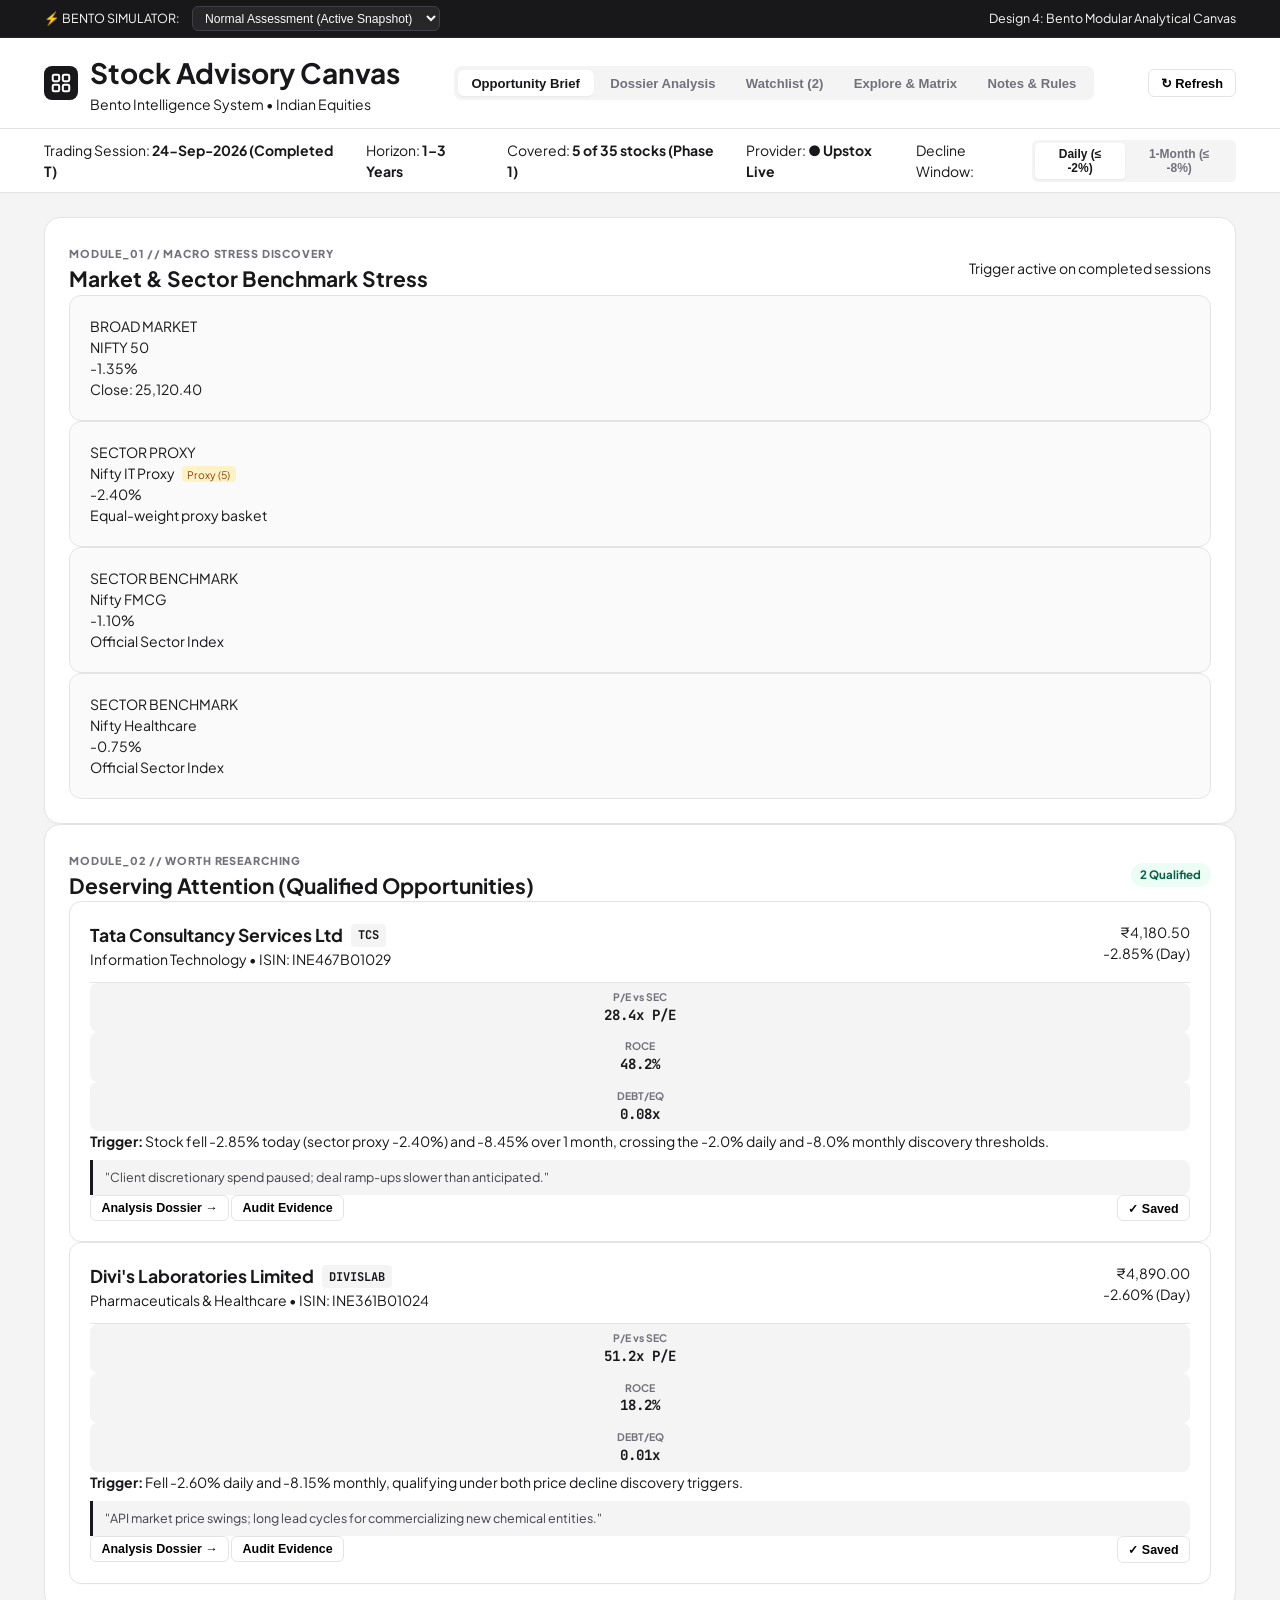
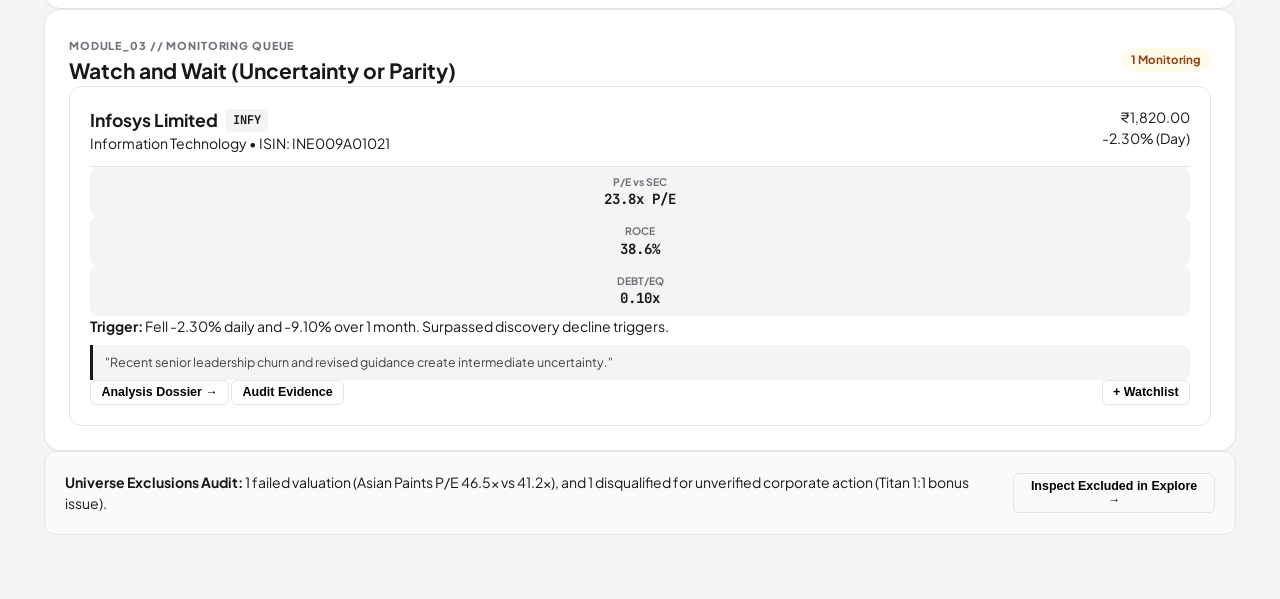
<file: mockup_by_agy/design-4-bento-canvas/index.html>
<!DOCTYPE html>
<html lang="en">
<head>
  <meta charset="UTF-8">
  <meta name="viewport" content="width=device-width, initial-scale=1.0">
  <title>Stock Advisory — Bento Analytical Canvas</title>
  <link rel="stylesheet" href="../shared/shared-styles.css">
  <link rel="stylesheet" href="style.css">
</head>
<body class="bento-body">

  <!-- State Simulator Strip -->
  <div class="bento-sim-strip">
    <div class="container-bento flex-between">
      <div class="flex-center gap-3">
        <span class="text-xs font-bold text-violet-400">⚡ BENTO SIMULATOR:</span>
        <select id="stateSelect" class="bento-select-sm" onchange="window.switchBentoState(this.value)">
          <option value="normal">Normal Assessment (Active Snapshot)</option>
          <option value="no-data">State 1: No Data Yet (Initial Setup)</option>
          <option value="refreshing">State 2: Refresh Running</option>
          <option value="token-rejected">State 3: Token Auth Failure (401)</option>
          <option value="partial-failure">State 4: Partial Provider Failure (80%)</option>
          <option value="research-expired">State 5: Research Note Expired (&gt;30d)</option>
          <option value="no-opportunities">State 6: Zero Qualifying Opportunities</option>
        </select>
      </div>
      <div class="text-xs text-zinc-400">Design 4: Bento Modular Analytical Canvas</div>
    </div>
  </div>

  <!-- Header -->
  <header class="bento-header">
    <div class="container-bento flex-between">
      <div class="flex-center gap-3">
        <div class="bento-avatar">
          <svg width="22" height="22" viewBox="0 0 24 24" fill="none" stroke="currentColor" stroke-width="2.2">
            <rect x="3" y="3" width="7" height="7" rx="1.5"></rect>
            <rect x="14" y="3" width="7" height="7" rx="1.5"></rect>
            <rect x="14" y="14" width="7" height="7" rx="1.5"></rect>
            <rect x="3" y="14" width="7" height="7" rx="1.5"></rect>
          </svg>
        </div>
        <div>
          <h1 class="text-base font-bold text-zinc-900 leading-tight">Stock Advisory Canvas</h1>
          <div class="text-xs text-zinc-500">Bento Intelligence System &bull; Indian Equities</div>
        </div>
      </div>

      <!-- Nav -->
      <nav class="bento-nav">
        <button class="bento-tab active" data-screen="brief" onclick="window.navigateToScreen('brief')">Opportunity Brief</button>
        <button class="bento-tab" data-screen="analysis" onclick="window.navigateToScreen('analysis')">Dossier Analysis</button>
        <button class="bento-tab" data-screen="watchlist" onclick="window.navigateToScreen('watchlist')">Watchlist (<span id="bentoWatchCount">2</span>)</button>
        <button class="bento-tab" data-screen="explore" onclick="window.navigateToScreen('explore')">Explore &amp; Matrix</button>
        <button class="bento-tab" data-screen="settings" onclick="window.navigateToScreen('settings')">Notes &amp; Rules</button>
      </nav>

      <div class="flex-center gap-3">
        <button class="bento-btn-refresh" onclick="window.triggerBentoRefresh()">↻ Refresh</button>
      </div>
    </div>
  </header>

  <!-- Bento Context Header Bar -->
  <section class="bento-meta-bar">
    <div class="container-bento flex-between flex-wrap gap-4">
      <div class="flex-center gap-6 text-xs text-zinc-600">
        <div><span class="text-zinc-400">Trading Session:</span> <strong class="text-zinc-900" id="bentoDate">24-Sep-2026 (Completed T)</strong></div>
        <div><span class="text-zinc-400">Horizon:</span> <strong class="text-zinc-900">1–3 Years</strong></div>
        <div><span class="text-zinc-400">Covered:</span> <strong class="text-zinc-900">5 of 35 stocks (Phase 1)</strong></div>
        <div><span class="text-zinc-400">Provider:</span> <strong class="text-emerald-700">● Upstox Live</strong></div>
      </div>

      <div class="flex-center gap-2">
        <span class="text-xs text-zinc-500 font-semibold">Decline Window:</span>
        <div class="bento-toggle-group">
          <button class="bt-btn active" id="btnBentoDay" onclick="window.switchDeclineWindow('day')">Daily (&le; -2%)</button>
          <button class="bt-btn" id="btnBentoMonth" onclick="window.switchDeclineWindow('month')">1-Month (&le; -8%)</button>
        </div>
      </div>
    </div>
  </section>

  <!-- Banner Alerts for Edge States -->
  <div class="container-bento">
    <div id="bentoAlertBox" class="bento-alert" style="display: none;"></div>
  </div>

  <!-- MAIN BENTO VIEWPORT -->
  <main class="container-bento bento-viewport">

    <!-- ========================================== -->
    <!-- SCREEN 1: APP-01 OPPORTUNITY BRIEF         -->
    <!-- ========================================== -->
    <section id="screen-brief" class="bento-screen active">

      <!-- Bento Tile 1: Macro & Sector Decline Dashboard -->
      <div class="bento-tile mb-6">
        <div class="flex-between border-b border-zinc-100 pb-3 mb-4">
          <div>
            <span class="bento-tag">MODULE_01 // MACRO STRESS DISCOVERY</span>
            <h2 class="text-lg font-bold text-zinc-900 mt-1">Market &amp; Sector Benchmark Stress</h2>
          </div>
          <span class="text-xs text-zinc-400 font-medium">Trigger active on completed sessions</span>
        </div>

        <div class="grid grid-cols-2 md:grid-cols-4 gap-4">
          <div class="bento-subcard">
            <span class="text-xs text-zinc-400 font-semibold">BROAD MARKET</span>
            <div class="text-base font-bold text-zinc-900 mt-1">NIFTY 50</div>
            <div class="text-2xl font-bold font-mono text-rose-600 mt-2" id="bmNifty">-1.35%</div>
            <div class="text-xs text-zinc-400 mt-1">Close: 25,120.40</div>
          </div>

          <div class="bento-subcard">
            <span class="text-xs text-zinc-400 font-semibold">SECTOR PROXY</span>
            <div class="text-base font-bold text-zinc-900 mt-1">Nifty IT Proxy <span class="bento-badge-amber">Proxy (5)</span></div>
            <div class="text-2xl font-bold font-mono text-rose-600 mt-2" id="bmIt">-2.40%</div>
            <div class="text-xs text-zinc-400 mt-1">Equal-weight proxy basket</div>
          </div>

          <div class="bento-subcard">
            <span class="text-xs text-zinc-400 font-semibold">SECTOR BENCHMARK</span>
            <div class="text-base font-bold text-zinc-900 mt-1">Nifty FMCG</div>
            <div class="text-2xl font-bold font-mono text-rose-600 mt-2" id="bmFmcg">-1.10%</div>
            <div class="text-xs text-zinc-400 mt-1">Official Sector Index</div>
          </div>

          <div class="bento-subcard">
            <span class="text-xs text-zinc-400 font-semibold">SECTOR BENCHMARK</span>
            <div class="text-base font-bold text-zinc-900 mt-1">Nifty Healthcare</div>
            <div class="text-2xl font-bold font-mono text-rose-600 mt-2" id="bmPharma">-0.75%</div>
            <div class="text-xs text-zinc-400 mt-1">Official Sector Index</div>
          </div>
        </div>
      </div>

      <!-- Bento Tile 2: Primary Candidates (Worth Researching) -->
      <div class="bento-tile mb-6">
        <div class="flex-between border-b border-zinc-100 pb-3 mb-4">
          <div>
            <span class="bento-tag text-emerald-700">MODULE_02 // WORTH RESEARCHING</span>
            <h2 class="text-lg font-bold text-zinc-900 mt-1">Deserving Attention (Qualified Opportunities)</h2>
          </div>
          <span class="bento-chip-green" id="bentoWorthCount">2 Candidates Qualified</span>
        </div>

        <div class="grid grid-cols-1 md:grid-cols-2 gap-4" id="bentoWorthList">
          <!-- Rendered dynamically -->
        </div>
      </div>

      <!-- Bento Tile 3: Watch and Wait Queue -->
      <div class="bento-tile mb-6">
        <div class="flex-between border-b border-zinc-100 pb-3 mb-4">
          <div>
            <span class="bento-tag text-amber-700">MODULE_03 // MONITORING QUEUE</span>
            <h2 class="text-lg font-bold text-zinc-900 mt-1">Watch and Wait (Uncertainty or Parity)</h2>
          </div>
          <span class="bento-chip-amber" id="bentoWatchCountBadge">1 Candidate Monitoring</span>
        </div>

        <div class="grid grid-cols-1 md:grid-cols-2 gap-4" id="bentoWatchList">
          <!-- Rendered dynamically -->
        </div>
      </div>

      <!-- Bento Tile 4: Exclusions Audit -->
      <div class="bento-subcard p-4 border border-dashed border-zinc-300 flex-between flex-wrap gap-4">
        <div class="text-xs text-zinc-600">
          <strong>Universe Exclusions Audit:</strong> 1 failed valuation (Asian Paints P/E 46.5x vs 41.2x), and 1 disqualified for unverified corporate action (Titan 1:1 bonus issue).
        </div>
        <button class="bento-btn-sm" onclick="window.navigateToScreen('explore')">Inspect Excluded in Explore &rarr;</button>
      </div>

    </section>

    <!-- ========================================== -->
    <!-- SCREEN 2: APP-02 COMPANY ANALYSIS          -->
    <!-- ========================================== -->
    <section id="screen-analysis" class="bento-screen">
      
      <!-- Company Selector Bar -->
      <div class="bento-pills-bar" id="bentoCompanyPills">
        <!-- Rendered dynamically -->
      </div>

      <div id="bentoDeepViewContainer" class="mt-4">
        <!-- Rendered dynamically -->
      </div>

    </section>

    <!-- ========================================== -->
    <!-- SCREEN 3: APP-03 WATCHLIST & NOTES         -->
    <!-- ========================================== -->
    <section id="screen-watchlist" class="bento-screen">
      <div class="bento-tile">
        <div class="flex-between border-b border-zinc-100 pb-3 mb-4">
          <div>
            <span class="bento-tag">MODULE_PERSISTENCE // SQLITE</span>
            <h2 class="text-lg font-bold text-zinc-900 mt-1">Watchlist &amp; Personal Theses</h2>
          </div>
          <span class="bento-chip-green">Persisted Locally</span>
        </div>

        <div class="grid grid-cols-1 md:grid-cols-2 gap-4" id="bentoWatchlistContainer">
          <!-- Rendered dynamically -->
        </div>
      </div>
    </section>

    <!-- ========================================== -->
    <!-- SCREEN 4: APP-04 EXPLORE & COMPARE         -->
    <!-- ========================================== -->
    <section id="screen-explore" class="bento-screen">
      <div class="bento-tile">
        <div class="flex-between border-b border-zinc-100 pb-3 mb-4">
          <div>
            <span class="bento-tag">MODULE_SCREENER // EXPLORE</span>
            <h2 class="text-lg font-bold text-zinc-900 mt-1">Universe Screener &amp; Multi-Stock Matrix</h2>
          </div>
          <span class="text-xs text-zinc-400">Unavailable values sort last</span>
        </div>

        <!-- Filter Bar -->
        <div class="flex gap-3 flex-wrap mb-4">
          <input type="text" id="bentoSearch" placeholder="Search ticker or name..." class="bento-input" oninput="window.filterBentoScreener()">
          <select id="bentoSector" class="bento-select" onchange="window.filterBentoScreener()">
            <option value="all">All Sectors</option>
            <option value="it">Information Technology</option>
            <option value="fmcg">FMCG &amp; Paints</option>
            <option value="pharma">Pharmaceuticals</option>
          </select>
          <select id="bentoConclusion" class="bento-select" onchange="window.filterBentoScreener()">
            <option value="all">All Conclusions</option>
            <option value="Worth researching">Worth researching</option>
            <option value="Watch and wait">Watch and wait</option>
            <option value="Fundamental concerns">Fundamental concerns</option>
            <option value="Insufficient evidence">Insufficient evidence</option>
          </select>
        </div>

        <!-- Screener Table -->
        <div class="overflow-x-auto">
          <table class="bento-table">
            <thead>
              <tr>
                <th>Ticker</th>
                <th>Sector</th>
                <th class="text-right">Price (₹)</th>
                <th class="text-right">Day %</th>
                <th class="text-right">Month %</th>
                <th class="text-right">P/E</th>
                <th class="text-right">ROCE</th>
                <th class="text-right">D/E</th>
                <th>Verdict</th>
                <th class="text-center">CMP</th>
              </tr>
            </thead>
            <tbody id="bentoTableBody">
              <!-- Rendered dynamically -->
            </tbody>
          </table>
        </div>

        <!-- 3-Way Comparison Matrix -->
        <div class="mt-8 border-t border-zinc-200 pt-4">
          <div class="flex-between">
            <h3 class="text-base font-bold text-zinc-900">3-Company Comparison Matrix</h3>
            <button class="bento-btn-sm" onclick="window.clearBentoComparison()">Clear Selection</button>
          </div>

          <div id="bentoCrossBanner" class="bento-alert alert-amber mt-3" style="display: none;">
            ⚠️ Cross-Sector Comparison Notice: Multiple sectors active in comparison. Multiple valuations are influenced by distinct sector operating dynamics.
          </div>

          <div id="bentoMatrixContainer" class="mt-3">
            <!-- Rendered dynamically -->
          </div>
        </div>

      </div>
    </section>

    <!-- ========================================== -->
    <!-- SCREEN 5: APP-05 RESEARCH NOTES & SETTINGS -->
    <!-- ========================================== -->
    <section id="screen-settings" class="bento-screen">
      <div class="grid grid-cols-1 md:grid-cols-2 gap-6">
        
        <!-- Sector Notes -->
        <div class="bento-tile">
          <span class="bento-tag">QUALITATIVE NOTES</span>
          <h3 class="text-base font-bold text-zinc-900 mt-1 mb-4">Sourced Sector Notes</h3>
          <div id="bentoSectorNotesList" class="space-y-4">
            <!-- Rendered dynamically -->
          </div>
        </div>

        <!-- Rules & Provider Diagnostics -->
        <div class="bento-tile">
          <div class="flex-between mb-4">
            <div>
              <span class="bento-tag">SYSTEM RULES</span>
              <h3 class="text-base font-bold text-zinc-900 mt-1">Screening Thresholds</h3>
            </div>
            <span class="bento-chip-neutral" id="bentoRuleVer">v1.2</span>
          </div>

          <div class="space-y-3 text-xs">
            <div class="flex-between">
              <span class="font-medium text-zinc-700">ROCE Minimum Threshold</span>
              <div class="flex-center gap-1">
                <input type="number" id="bRoce" value="15.0" class="bento-input-sm"> <span>%</span>
              </div>
            </div>
            <div class="flex-between">
              <span class="font-medium text-zinc-700">Debt / Equity Maximum</span>
              <div class="flex-center gap-1">
                <input type="number" id="bDe" value="1.00" class="bento-input-sm"> <span>x</span>
              </div>
            </div>
            <div class="flex-between">
              <span class="font-medium text-zinc-700">Daily Decline Trigger</span>
              <div class="flex-center gap-1">
                <input type="number" id="bDay" value="-2.0" class="bento-input-sm"> <span>%</span>
              </div>
            </div>
            <div class="flex-between">
              <span class="font-medium text-zinc-700">1-Month Decline Trigger</span>
              <div class="flex-center gap-1">
                <input type="number" id="bMonth" value="-8.0" class="bento-input-sm"> <span>%</span>
              </div>
            </div>
            <button class="bento-btn-primary w-full mt-4" onclick="window.saveBentoRules()">Save &amp; Recalculate (v1.3)</button>
          </div>

          <hr class="border-zinc-200 my-6">

          <span class="bento-tag">PROVIDER HEALTH</span>
          <h3 class="text-sm font-bold text-zinc-900 mt-1 mb-2">Upstox Analytics Diagnostics</h3>
          <div class="text-xs space-y-1 text-zinc-600">
            <div>Token: <strong class="text-emerald-700">Active (Valid through 14-Aug-2027)</strong></div>
            <div>Daily Quota: <strong class="font-mono">4,850 of 5,000 requests</strong></div>
            <div>Latency: <strong class="font-mono">142 ms</strong></div>
          </div>
        </div>

      </div>
    </section>

  </main>

  <!-- Bento Modal for Evidence -->
  <div class="overlay-backdrop" id="bentoModalBackdrop" onclick="window.closeBentoModal(event)">
    <div class="bento-modal" onclick="event.stopPropagation()">
      <div class="flex-between border-b border-zinc-100 pb-3">
        <h3 class="text-base font-bold text-zinc-900" id="bentoModalTitle">Evidence Record</h3>
        <button class="bento-close-btn" onclick="window.closeBentoModal()">&times;</button>
      </div>
      <div class="mt-4 text-xs" id="bentoModalBody">
        <!-- Rendered dynamically -->
      </div>
    </div>
  </div>

  <div class="bento-toasts" id="bentoToasts"></div>

  <!-- Scripts -->
  <script src="../shared/mock-data.js"></script>
  <script src="app.js"></script>
</body>
</html>
</file>
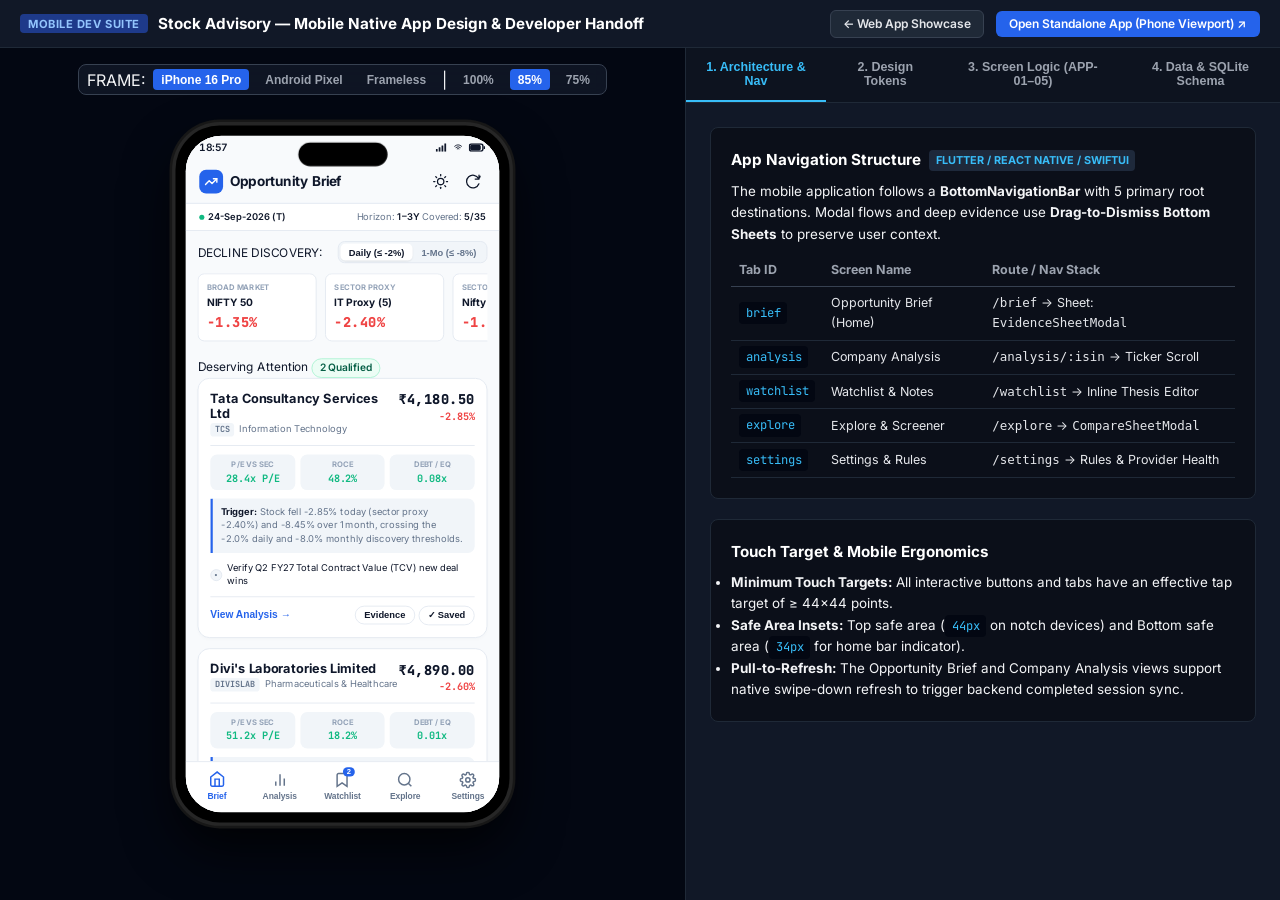
<file: mockup_by_agy/mobile/index.html>
<!DOCTYPE html>
<html lang="en">
<head>
  <meta charset="UTF-8">
  <meta name="viewport" content="width=device-width, initial-scale=1.0">
  <title>Stock Advisory — Mobile App Mockup & Developer Reference</title>
  <link rel="stylesheet" href="../shared/shared-styles.css">
  <style>
    :root {
      --dev-bg: #0B0F19;
      --dev-panel: #111827;
      --dev-border: #1F2937;
      --dev-text: #F3F4F6;
      --dev-muted: #9CA3AF;
      --dev-cyan: #38BDF8;
      --dev-emerald: #10B981;
      --dev-blue: #3B82F6;
    }
    *, *::before, *::after { box-sizing: border-box; margin: 0; padding: 0; }
    body {
      background-color: var(--dev-bg);
      color: var(--dev-text);
      font-family: 'Inter', -apple-system, sans-serif;
      height: 100vh;
      overflow: hidden;
      display: flex;
      flex-direction: column;
    }

    /* Top Nav */
    .dev-topbar {
      background-color: var(--dev-panel);
      border-bottom: 1px solid var(--dev-border);
      padding: 0.6rem 1.25rem;
      display: flex;
      justify-content: space-between;
      align-items: center;
      flex-shrink: 0;
      z-index: 50;
    }
    .dev-logo {
      display: flex;
      align-items: center;
      gap: 0.6rem;
    }
    .dev-tag {
      background-color: #1E3A8A;
      color: #93C5FD;
      font-size: 0.7rem;
      font-weight: 700;
      padding: 0.15rem 0.5rem;
      border-radius: 4px;
      letter-spacing: 0.05em;
    }
    .dev-title {
      font-size: 0.95rem;
      font-weight: 700;
      color: #FFF;
    }
    .dev-actions {
      display: flex;
      align-items: center;
      gap: 0.75rem;
    }
    .btn-dev-outline {
      background-color: #1F2937;
      color: #E5E7EB;
      border: 1px solid #374151;
      font-size: 0.75rem;
      font-weight: 600;
      padding: 0.35rem 0.75rem;
      border-radius: 6px;
      text-decoration: none;
      display: inline-flex;
      align-items: center;
      gap: 0.3rem;
      transition: background 0.15s ease;
    }
    .btn-dev-outline:hover {
      background-color: #374151;
      color: #FFF;
    }
    .btn-dev-primary {
      background-color: #2563EB;
      color: #FFF;
      border: none;
      font-size: 0.75rem;
      font-weight: 600;
      padding: 0.35rem 0.85rem;
      border-radius: 6px;
      text-decoration: none;
      display: inline-flex;
      align-items: center;
      gap: 0.3rem;
    }

    /* Main Workspace Split View */
    .dev-workspace {
      flex: 1;
      display: flex;
      overflow: hidden;
    }

    /* Left: Mobile Simulator Canvas */
    .simulator-stage {
      flex: 1.1;
      background-color: #030712;
      display: flex;
      flex-direction: column;
      align-items: center;
      justify-content: center;
      position: relative;
      padding: 1rem;
      overflow: auto;
    }

    .sim-device-controls {
      position: absolute;
      top: 1rem;
      display: flex;
      align-items: center;
      gap: 0.5rem;
      background-color: rgba(17, 24, 39, 0.85);
      backdrop-filter: blur(8px);
      border: 1px solid #374151;
      padding: 0.25rem 0.5rem;
      border-radius: 8px;
      z-index: 30;
    }
    .sim-ctrl-btn {
      background: none;
      border: none;
      color: #9CA3AF;
      font-size: 0.75rem;
      font-weight: 600;
      padding: 0.2rem 0.5rem;
      border-radius: 4px;
      cursor: pointer;
    }
    .sim-ctrl-btn.active {
      background-color: #2563EB;
      color: #FFF;
    }

    /* iPhone 16 Pro Realistic Device Frame */
    .device-shell-iphone {
      width: 393px;
      height: 820px;
      background-color: #000;
      border-radius: 52px;
      padding: 12px;
      box-shadow: 0 0 0 4px #262626, 0 0 0 7px #171717, 0 30px 60px rgba(0, 0, 0, 0.8);
      position: relative;
      display: flex;
      flex-direction: column;
      transition: all 0.25s ease;
      transform-origin: center center;
    }
    /* Dynamic Island */
    .dynamic-island {
      position: absolute;
      top: 20px;
      left: 50%;
      transform: translateX(-50%);
      width: 105px;
      height: 28px;
      background-color: #000;
      border-radius: 20px;
      z-index: 100;
      pointer-events: none;
    }
    /* Home Indicator */
    .home-indicator {
      position: absolute;
      bottom: 18px;
      left: 50%;
      transform: translateX(-50%);
      width: 130px;
      height: 4px;
      background-color: rgba(255, 255, 255, 0.4);
      border-radius: 2px;
      z-index: 100;
      pointer-events: none;
    }

    .device-screen-frame {
      width: 100%;
      height: 100%;
      border-radius: 42px;
      overflow: hidden;
      background-color: #F8FAFC;
      border: none;
    }

    /* Right: Developer Reference & Specs Panel */
    .dev-specs-panel {
      flex: 1;
      background-color: var(--dev-panel);
      border-left: 1px solid var(--dev-border);
      display: flex;
      flex-direction: column;
      overflow: hidden;
    }
    .specs-nav {
      display: flex;
      border-bottom: 1px solid var(--dev-border);
      background-color: #0D131F;
    }
    .specs-tab-btn {
      background: none;
      border: none;
      border-bottom: 2px solid transparent;
      padding: 0.75rem 1rem;
      font-size: 0.78rem;
      font-weight: 600;
      color: var(--dev-muted);
      cursor: pointer;
      transition: all 0.15s ease;
    }
    .specs-tab-btn:hover { color: #FFF; }
    .specs-tab-btn.active {
      color: var(--dev-cyan);
      border-bottom-color: var(--dev-cyan);
    }

    .specs-content-area {
      flex: 1;
      overflow-y: auto;
      padding: 1.5rem;
      font-size: 0.84rem;
      line-height: 1.6;
    }

    .spec-block {
      background-color: #0B0F19;
      border: 1px solid var(--dev-border);
      border-radius: 8px;
      padding: 1.25rem;
      margin-bottom: 1.25rem;
    }
    .spec-h3 {
      font-size: 0.95rem;
      font-weight: 700;
      color: #FFF;
      margin-bottom: 0.5rem;
      display: flex;
      align-items: center;
      gap: 0.5rem;
    }
    .spec-badge {
      font-size: 0.68rem;
      font-weight: 700;
      background-color: #1E293B;
      color: var(--dev-cyan);
      padding: 0.1rem 0.4rem;
      border-radius: 4px;
    }
    .spec-code {
      font-family: 'JetBrains Mono', monospace;
      font-size: 0.76rem;
      background-color: #030712;
      color: #38BDF8;
      padding: 0.2rem 0.4rem;
      border-radius: 4px;
    }
    .spec-table {
      width: 100%;
      border-collapse: collapse;
      font-size: 0.78rem;
      margin-top: 0.5rem;
    }
    .spec-table th {
      text-align: left;
      color: #9CA3AF;
      border-bottom: 1px solid #374151;
      padding: 0.4rem 0.5rem;
    }
    .spec-table td {
      border-bottom: 1px solid #1F2937;
      padding: 0.4rem 0.5rem;
      color: #E5E7EB;
    }
  </style>
</head>
<body>

  <!-- Top Developer Header -->
  <header class="dev-topbar">
    <div class="dev-logo">
      <span class="dev-tag">MOBILE DEV SUITE</span>
      <span class="dev-title">Stock Advisory — Mobile Native App Design &amp; Developer Handoff</span>
    </div>

    <div class="dev-actions">
      <a href="../index.html" class="btn-dev-outline">
        <span>← Web App Showcase</span>
      </a>
      <a href="app.html" target="_blank" class="btn-dev-primary">
        <span>Open Standalone App (Phone Viewport) ↗</span>
      </a>
    </div>
  </header>

  <!-- Workspace Split -->
  <div class="dev-workspace">

    <!-- Left: Simulator Stage -->
    <div class="simulator-stage">
      <div class="sim-device-controls">
        <span class="text-xs text-slate-400 font-bold">FRAME:</span>
        <button class="sim-ctrl-btn active" onclick="setDeviceScale('iphone', this)">iPhone 16 Pro</button>
        <button class="sim-ctrl-btn" onclick="setDeviceScale('pixel', this)">Android Pixel</button>
        <button class="sim-ctrl-btn" onclick="setDeviceScale('flat', this)">Frameless</button>
        <span class="text-slate-600">|</span>
        <button class="sim-ctrl-btn" onclick="setZoom(1.0, this)">100%</button>
        <button class="sim-ctrl-btn active" onclick="setZoom(0.85, this)">85%</button>
        <button class="sim-ctrl-btn" onclick="setZoom(0.75, this)">75%</button>
      </div>

      <!-- iPhone Frame -->
      <div class="device-shell-iphone" id="deviceShell" style="transform: scale(0.85);">
        <div class="dynamic-island" id="dynamicIsland"></div>
        <iframe id="mobileFrame" class="device-screen-frame" src="app.html"></iframe>
        <div class="home-indicator" id="homeIndicator"></div>
      </div>
    </div>

    <!-- Right: Developer Reference Panel -->
    <aside class="dev-specs-panel">
      <!-- Nav Tabs -->
      <nav class="specs-nav">
        <button class="specs-tab-btn active" onclick="switchSpecTab('architecture', this)">1. Architecture &amp; Nav</button>
        <button class="specs-tab-btn" onclick="switchSpecTab('tokens', this)">2. Design Tokens</button>
        <button class="specs-tab-btn" onclick="switchSpecTab('screens', this)">3. Screen Logic (APP-01–05)</button>
        <button class="specs-tab-btn" onclick="switchSpecTab('backend', this)">4. Data &amp; SQLite Schema</button>
      </nav>

      <!-- Content Area -->
      <div class="specs-content-area" id="specsContent">

        <!-- TAB 1: ARCHITECTURE -->
        <div id="spec-architecture" class="spec-tab-pane">
          <div class="spec-block">
            <h3 class="spec-h3">
              <span>App Navigation Structure</span>
              <span class="spec-badge">FLUTTER / REACT NATIVE / SWIFTUI</span>
            </h3>
            <p class="text-xs text-slate-300">
              The mobile application follows a <strong>BottomNavigationBar</strong> with 5 primary root destinations. Modal flows and deep evidence use <strong>Drag-to-Dismiss Bottom Sheets</strong> to preserve user context.
            </p>

            <table class="spec-table mt-3">
              <thead>
                <tr>
                  <th>Tab ID</th>
                  <th>Screen Name</th>
                  <th>Route / Nav Stack</th>
                </tr>
              </thead>
              <tbody>
                <tr>
                  <td><code class="spec-code">brief</code></td>
                  <td>Opportunity Brief (Home)</td>
                  <td><code>/brief</code> → Sheet: <code>EvidenceSheetModal</code></td>
                </tr>
                <tr>
                  <td><code class="spec-code">analysis</code></td>
                  <td>Company Analysis</td>
                  <td><code>/analysis/:isin</code> → Ticker Scroll</td>
                </tr>
                <tr>
                  <td><code class="spec-code">watchlist</code></td>
                  <td>Watchlist &amp; Notes</td>
                  <td><code>/watchlist</code> → Inline Thesis Editor</td>
                </tr>
                <tr>
                  <td><code class="spec-code">explore</code></td>
                  <td>Explore &amp; Screener</td>
                  <td><code>/explore</code> → <code>CompareSheetModal</code></td>
                </tr>
                <tr>
                  <td><code class="spec-code">settings</code></td>
                  <td>Settings &amp; Rules</td>
                  <td><code>/settings</code> → Rules &amp; Provider Health</td>
                </tr>
              </tbody>
            </table>
          </div>

          <div class="spec-block">
            <h3 class="spec-h3">Touch Target &amp; Mobile Ergonomics</h3>
            <ul class="text-xs text-slate-300 space-y-2 list-disc pl-4 mt-2">
              <li><strong>Minimum Touch Targets:</strong> All interactive buttons and tabs have an effective tap target of &ge; 44x44 points.</li>
              <li><strong>Safe Area Insets:</strong> Top safe area (<code class="spec-code">44px</code> on notch devices) and Bottom safe area (<code class="spec-code">34px</code> for home bar indicator).</li>
              <li><strong>Pull-to-Refresh:</strong> The Opportunity Brief and Company Analysis views support native swipe-down refresh to trigger backend completed session sync.</li>
            </ul>
          </div>
        </div>

        <!-- TAB 2: DESIGN TOKENS -->
        <div id="spec-tokens" class="spec-tab-pane" style="display: none;">
          <div class="spec-block">
            <h3 class="spec-h3">4 Mobile Design Archetypes</h3>
            <p class="text-xs text-slate-300 mb-3">
              The mobile UI provides 4 switchable clean themes (accessible via the Sun icon in the top header or in the Settings tab):
            </p>
            <div class="space-y-2 text-xs">
              <div class="p-2 border border-slate-700 rounded bg-slate-900">
                <strong class="text-cyan-400">1. Minimal iOS / SaaS:</strong> System SF Pro, clean slate `#F8FAFC`, rounded-14px cards, high clarity.
              </div>
              <div class="p-2 border border-slate-700 rounded bg-slate-900">
                <strong class="text-amber-400">2. Swiss Editorial:</strong> Newsreader serif headlines, warm ivory `#FAF8F5`, formal paper memorandum feel.
              </div>
              <div class="p-2 border border-slate-700 rounded bg-slate-900">
                <strong class="text-emerald-400">3. Dark Institutional Pro:</strong> Obsidian `#090D16`, monospace data alignment, Bloomberg/Koyfin cockpit.
              </div>
              <div class="p-2 border border-slate-700 rounded bg-slate-900">
                <strong class="text-violet-400">4. Bento Grid:</strong> Segmented modular cards, zinc `#F4F4F5`, pill chips.
              </div>
            </div>
          </div>

          <div class="spec-block">
            <h3 class="spec-h3">Color Tokens (Hex &amp; Purpose)</h3>
            <table class="spec-table">
              <thead>
                <tr>
                  <th>Token</th>
                  <th>Value</th>
                  <th>Purpose</th>
                </tr>
              </thead>
              <tbody>
                <tr>
                  <td><code class="spec-code">--m-primary</code></td>
                  <td><code>#2563EB</code></td>
                  <td>Brand tint, active tabs, buttons</td>
                </tr>
                <tr>
                  <td><code class="spec-code">--m-green</code></td>
                  <td><code>#10B981</code></td>
                  <td>Worth researching, passed checks</td>
                </tr>
                <tr>
                  <td><code class="spec-code">--m-amber</code></td>
                  <td><code>#F59E0B</code></td>
                  <td>Watch &amp; wait, proxy benchmark tag</td>
                </tr>
                <tr>
                  <td><code class="spec-code">--m-red</code></td>
                  <td><code>#EF4444</code></td>
                  <td>Price declines, fundamental concerns</td>
                </tr>
                <tr>
                  <td><code class="spec-code">--m-card</code></td>
                  <td><code>#FFFFFF</code></td>
                  <td>Elevated surfaces</td>
                </tr>
              </tbody>
            </table>
          </div>
        </div>

        <!-- TAB 3: SCREEN LOGIC -->
        <div id="spec-screens" class="spec-tab-pane" style="display: none;">
          <div class="spec-block">
            <h3 class="spec-h3">APP-01: Opportunity Brief Rules</h3>
            <ul class="text-xs text-slate-300 space-y-2 list-disc pl-4 mt-2">
              <li><strong>Decline Discovery Window:</strong> User can toggle Daily (&le; -2%) or 1-Month (&le; -8%). A stock must cross this threshold on completed sessions to appear.</li>
              <li><strong>Proxy Benchmark Label:</strong> When using a locally constructed equal-weight basket (e.g. IT proxy of 5 stocks), the UI must explicitly display <span class="spec-badge">Proxy Basket</span>.</li>
              <li><strong>Conclusion Precedence:</strong> Evaluated in strict order:
                <ol class="pl-4 mt-1 space-y-1 list-decimal">
                  <li><strong>Fundamental concerns:</strong> Quality check failed or material concern verified.</li>
                  <li><strong>Insufficient evidence:</strong> Missing data, unverified corporate action distortion, or unreviewed sector.</li>
                  <li><strong>Watch and wait:</strong> Quality passes, but valuation fails or caution flag active.</li>
                  <li><strong>Worth researching:</strong> All quality checks pass, valuation &lt; sector benchmark, and context verified.</li>
                </ol>
              </li>
            </ul>
          </div>

          <div class="spec-block">
            <h3 class="spec-h3">APP-02: Company Analysis Rules</h3>
            <ul class="text-xs text-slate-300 space-y-2 list-disc pl-4 mt-2">
              <li><strong>3-Year Statement Evidence:</strong> Revenue, PAT, Operating Cash Flow, Capex, and derived Free Cash Flow (<code class="spec-code">FCF = OCF − Capex</code>) with consolidated basis.</li>
              <li><strong>Corporate Action Protection:</strong> Splits and bonus issues must not trigger apparent collapse. Unverified corporate actions mark candidate <span class="spec-badge">Insufficient Evidence</span>.</li>
              <li><strong>Missing Value Rule:</strong> Unavailable inputs show "Unavailable" (never 0, never silent pass).</li>
            </ul>
          </div>
        </div>

        <!-- TAB 4: BACKEND & SQLITE SCHEMA -->
        <div id="spec-backend" class="spec-tab-pane" style="display: none;">
          <div class="spec-block">
            <h3 class="spec-h3">Local SQLite Storage Entities</h3>
            <p class="text-xs text-slate-300 mb-2">
              All watchlist entries, user thesis notes, and research review intervals must persist locally on the device:
            </p>
            <pre class="spec-code text-xs p-3 block overflow-x-auto">
CREATE TABLE watchlist (
  isin TEXT PRIMARY KEY,
  ticker TEXT NOT NULL,
  added_at DATETIME DEFAULT CURRENT_TIMESTAMP
);

CREATE TABLE personal_notes (
  isin TEXT PRIMARY KEY,
  thesis TEXT,
  concerns TEXT,
  next_review_date DATE,
  updated_at DATETIME DEFAULT CURRENT_TIMESTAMP,
  FOREIGN KEY (isin) REFERENCES watchlist(isin)
);

CREATE TABLE sector_research_notes (
  sector_id TEXT PRIMARY KEY,
  title TEXT NOT NULL,
  source_url TEXT NOT NULL,
  published_date DATE,
  reviewed_date DATE,
  next_review_date DATE,
  classification TEXT CHECK(classification IN ('temporary', 'structural', 'mixed', 'unknown')),
  severity TEXT CHECK(severity IN ('informational', 'caution', 'material')),
  summary TEXT
);
            </pre>
          </div>
        </div>

      </div>
    </aside>

  </div>

  <script>
    function setDeviceScale(mode, btnEl) {
      document.querySelectorAll('.sim-ctrl-btn').forEach(b => {
        if (['iPhone 16 Pro', 'Android Pixel', 'Frameless'].includes(b.textContent)) b.classList.remove('active');
      });
      btnEl.classList.add('active');

      const shell = document.getElementById('deviceShell');
      const island = document.getElementById('dynamicIsland');
      const home = document.getElementById('homeIndicator');

      if (mode === 'iphone') {
        shell.style.width = '393px';
        shell.style.height = '820px';
        shell.style.borderRadius = '52px';
        shell.style.padding = '12px';
        shell.style.boxShadow = '0 0 0 4px #262626, 0 0 0 7px #171717, 0 30px 60px rgba(0, 0, 0, 0.8)';
        island.style.display = 'block';
        home.style.display = 'block';
      } else if (mode === 'pixel') {
        shell.style.width = '412px';
        shell.style.height = '840px';
        shell.style.borderRadius = '36px';
        shell.style.padding = '8px';
        shell.style.boxShadow = '0 0 0 3px #374151, 0 25px 50px rgba(0, 0, 0, 0.7)';
        island.style.display = 'none';
        home.style.display = 'block';
      } else if (mode === 'flat') {
        shell.style.width = '390px';
        shell.style.height = '780px';
        shell.style.borderRadius = '0';
        shell.style.padding = '0';
        shell.style.boxShadow = '0 10px 30px rgba(0, 0, 0, 0.5)';
        island.style.display = 'none';
        home.style.display = 'none';
      }
    }

    function setZoom(scale, btnEl) {
      document.querySelectorAll('.sim-ctrl-btn').forEach(b => {
        if (['100%', '85%', '75%'].includes(b.textContent)) b.classList.remove('active');
      });
      btnEl.classList.add('active');
      document.getElementById('deviceShell').style.transform = `scale(${scale})`;
    }

    function switchSpecTab(tabId, btnEl) {
      document.querySelectorAll('.specs-tab-btn').forEach(b => b.classList.remove('active'));
      btnEl.classList.add('active');

      document.querySelectorAll('.spec-tab-pane').forEach(p => p.style.display = 'none');
      document.getElementById(`spec-${tabId}`).style.display = 'block';
    }
  </script>
</body>
</html>
</file>
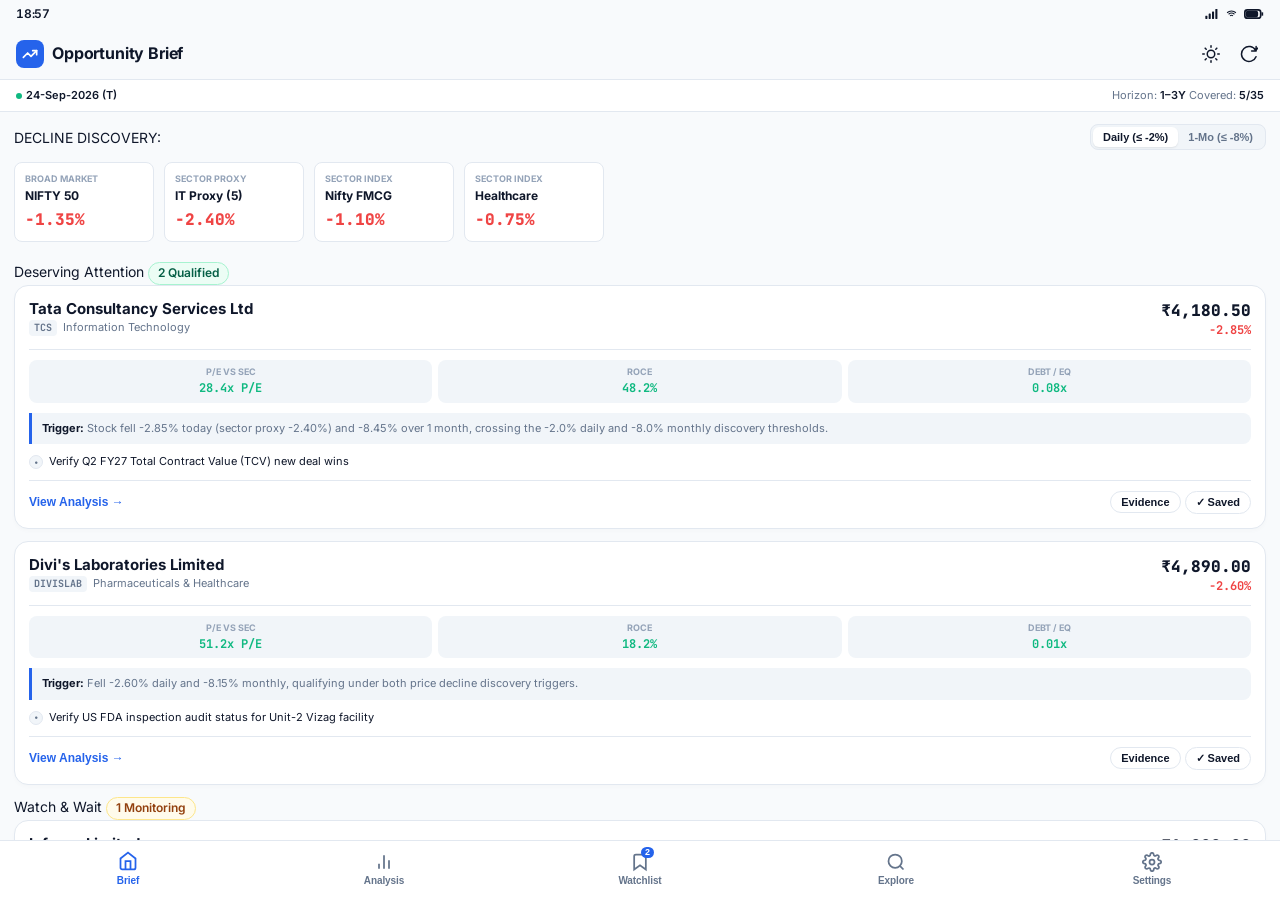
<file: mockup_by_agy/mobile/app.html>
<!DOCTYPE html>
<html lang="en">
<head>
  <meta charset="UTF-8">
  <meta name="viewport" content="width=device-width, initial-scale=1.0, maximum-scale=1.0, user-scalable=no, viewport-fit=cover">
  <title>Stock Advisory — Mobile Native App</title>
  <link rel="stylesheet" href="../shared/shared-styles.css">
  <link rel="stylesheet" href="style.css">
</head>
<body class="mobile-viewport-body theme-minimal" id="mobileAppBody">

  <!-- iOS-Style Top Status Bar -->
  <div class="mobile-statusbar">
    <span class="num-tabular" id="statusClock">9:41</span>
    <div class="status-icons">
      <!-- Signal -->
      <svg width="14" height="10" viewBox="0 0 16 12" fill="currentColor">
        <rect x="0" y="8" width="2.5" height="4" rx="0.5"/>
        <rect x="4" y="5.5" width="2.5" height="6.5" rx="0.5"/>
        <rect x="8" y="3" width="2.5" height="9" rx="0.5"/>
        <rect x="12" y="0" width="2.5" height="12" rx="0.5"/>
      </svg>
      <!-- WiFi -->
      <svg width="13" height="10" viewBox="0 0 24 24" fill="none" stroke="currentColor" stroke-width="2.5">
        <path d="M5 12.55a11 11 0 0 1 14.08 0"/>
        <path d="M1.42 9a16 16 0 0 1 21.16 0"/>
        <path d="M8.53 16.11a6 6 0 0 1 6.95 0"/>
        <line x1="12" y1="20" x2="12.01" y2="20"/>
      </svg>
      <!-- Battery -->
      <svg width="20" height="10" viewBox="0 0 24 12" fill="none" stroke="currentColor" stroke-width="2">
        <rect x="1" y="1" width="19" height="10" rx="3"/>
        <path d="M22 4v4"/>
        <rect x="3" y="3" width="13" height="6" rx="1.5" fill="currentColor"/>
      </svg>
    </div>
  </div>

  <!-- Mobile Top Navigation App Bar -->
  <header class="mobile-appbar">
    <div class="appbar-title-box">
      <div class="appbar-logo-mark">
        <svg width="16" height="16" viewBox="0 0 24 24" fill="none" stroke="currentColor" stroke-width="2.5" stroke-linecap="round" stroke-linejoin="round">
          <polyline points="22 7 13.5 15.5 8.5 10.5 2 17"></polyline>
          <polyline points="16 7 22 7 22 13"></polyline>
        </svg>
      </div>
      <div>
        <h1 class="appbar-title" id="mobileHeaderTitle">Opportunity Brief</h1>
      </div>
    </div>
    
    <div class="appbar-actions">
      <!-- Theme Switcher Icon -->
      <button class="icon-btn" onclick="window.cycleMobileTheme()" title="Switch Mobile Theme">
        <svg width="18" height="18" viewBox="0 0 24 24" fill="none" stroke="currentColor" stroke-width="2" stroke-linecap="round" stroke-linejoin="round">
          <circle cx="12" cy="12" r="5"/>
          <line x1="12" y1="1" x2="12" y2="3"/>
          <line x1="12" y1="21" x2="12" y2="23"/>
          <line x1="4.22" y1="4.22" x2="5.64" y2="5.64"/>
          <line x1="18.36" y1="18.36" x2="19.78" y2="19.78"/>
          <line x1="1" y1="12" x2="3" y2="12"/>
          <line x1="21" y1="12" x2="23" y2="12"/>
          <line x1="4.22" y1="19.78" x2="5.64" y2="18.36"/>
          <line x1="18.36" y1="5.64" x2="19.78" y2="4.22"/>
        </svg>
      </button>

      <!-- Refresh Action -->
      <button class="icon-btn" onclick="window.triggerMobileRefresh()" title="Refresh Market Data">
        <svg width="18" height="18" viewBox="0 0 24 24" fill="none" stroke="currentColor" stroke-width="2" stroke-linecap="round" stroke-linejoin="round">
          <path d="M21.5 2v6h-6M21.34 15.57a10 10 0 1 1-.57-8.38l5.67-5.67"/>
        </svg>
      </button>
    </div>
  </header>

  <!-- Sticky Mobile Context Strip (APP-01 Requirements) -->
  <section class="mobile-context-strip">
    <div class="ctx-bubble">
      <span class="dot"></span>
      <span class="ctx-val" id="mContextDate">24-Sep-2026 (T)</span>
    </div>
    <div class="text-xs">
      <span class="ctx-dim">Horizon:</span> <span class="ctx-val">1–3Y</span>
      <span class="ctx-dim ml-2">Covered:</span> <span class="ctx-val">5/35</span>
    </div>
  </section>

  <!-- Edge State Banner -->
  <div id="mobileAlertBox" class="m-alert" style="display: none; margin: 8px 14px 0 14px;"></div>

  <!-- Scrollable Viewport Area -->
  <main class="mobile-scroll-canvas" id="mobileCanvas">

    <!-- ========================================== -->
    <!-- TAB 1: APP-01 OPPORTUNITY BRIEF            -->
    <!-- ========================================== -->
    <section id="tab-brief" class="mobile-screen active">

      <!-- Window Toggle: Daily vs 1-Month -->
      <div class="m-toggle-strip">
        <span class="text-xs font-bold text-slate-500">DECLINE DISCOVERY:</span>
        <div class="m-seg-control">
          <button class="m-seg-btn active" id="btnMDay" onclick="window.switchMobileWindow('day')">Daily (&le; -2%)</button>
          <button class="m-seg-btn" id="btnMMonth" onclick="window.switchMobileWindow('month')">1-Mo (&le; -8%)</button>
        </div>
      </div>

      <!-- Horizontal Benchmark Movement Slider -->
      <div class="m-benchmark-slider">
        <div class="m-bm-chip">
          <div class="m-bm-type">BROAD MARKET</div>
          <div class="m-bm-name">NIFTY 50</div>
          <div class="m-bm-change num-tabular" id="mBmNifty">-1.35%</div>
        </div>
        <div class="m-bm-chip">
          <div class="m-bm-type">SECTOR PROXY</div>
          <div class="m-bm-name">IT Proxy (5)</div>
          <div class="m-bm-change num-tabular" id="mBmIt">-2.40%</div>
        </div>
        <div class="m-bm-chip">
          <div class="m-bm-type">SECTOR INDEX</div>
          <div class="m-bm-name">Nifty FMCG</div>
          <div class="m-bm-change num-tabular" id="mBmFmcg">-1.10%</div>
        </div>
        <div class="m-bm-chip">
          <div class="m-bm-type">SECTOR INDEX</div>
          <div class="m-bm-name">Healthcare</div>
          <div class="m-bm-change num-tabular" id="mBmPharma">-0.75%</div>
        </div>
      </div>

      <!-- Worth Researching Lead Header -->
      <div class="flex-between mb-2">
        <span class="text-xs font-bold text-slate-900 uppercase tracking-wider">Deserving Attention</span>
        <span class="badge badge-worth-researching text-xs" id="mWorthBadge">2 Qualified</span>
      </div>

      <!-- Worth Researching Cards -->
      <div id="mWorthList">
        <!-- Rendered dynamically -->
      </div>

      <!-- Watch & Wait Queue -->
      <div class="flex-between mb-2 mt-6">
        <span class="text-xs font-bold text-amber-800 uppercase tracking-wider">Watch &amp; Wait</span>
        <span class="badge badge-watch-wait text-xs" id="mWatchBadge">1 Monitoring</span>
      </div>

      <div id="mWatchList">
        <!-- Rendered dynamically -->
      </div>

      <!-- Exclusions Banner -->
      <div class="m-excl-banner mt-4">
        <div>
          <strong>Exclusions:</strong> 1 failed valuation, 1 unverified corporate action.
        </div>
        <button class="m-btn-text" onclick="window.switchMobileTab('explore')">Explore &rarr;</button>
      </div>

    </section>

    <!-- ========================================== -->
    <!-- TAB 2: APP-02 COMPANY ANALYSIS             -->
    <!-- ========================================== -->
    <section id="tab-analysis" class="mobile-screen">
      
      <!-- Horizontal Ticker Scroll -->
      <div class="m-ticker-scroll" id="mTickerScroll">
        <!-- Dynamic pills -->
      </div>

      <div id="mDeepContainer">
        <!-- Rendered dynamically -->
      </div>

    </section>

    <!-- ========================================== -->
    <!-- TAB 3: APP-03 WATCHLIST & NOTES            -->
    <!-- ========================================== -->
    <section id="tab-watchlist" class="mobile-screen">
      <div class="flex-between mb-3">
        <span class="text-xs font-bold text-slate-500 uppercase tracking-wider">Saved Theses &amp; Notes</span>
        <span class="text-xs font-semibold text-emerald-700">● SQLite Persisted</span>
      </div>

      <div id="mWatchlistList">
        <!-- Rendered dynamically -->
      </div>
    </section>

    <!-- ========================================== -->
    <!-- TAB 4: APP-04 EXPLORE & COMPARE            -->
    <!-- ========================================== -->
    <section id="tab-explore" class="mobile-screen">
      
      <div class="m-card p-3">
        <div class="flex gap-2 mb-2">
          <input type="text" id="mSearchInput" placeholder="Search ticker or name..." class="bento-input w-full text-xs" oninput="window.filterMobileScreener()">
        </div>
        <div class="flex gap-2">
          <select id="mSectorSelect" class="bento-select w-full text-xs" onchange="window.filterMobileScreener()">
            <option value="all">All Sectors</option>
            <option value="it">IT</option>
            <option value="fmcg">FMCG &amp; Paints</option>
            <option value="pharma">Pharma</option>
          </select>
          <select id="mConclusionSelect" class="bento-select w-full text-xs" onchange="window.filterMobileScreener()">
            <option value="all">All Statuses</option>
            <option value="Worth researching">Worth researching</option>
            <option value="Watch and wait">Watch and wait</option>
          </select>
        </div>
      </div>

      <!-- Screener Cards Stack -->
      <div id="mScreenerStack" class="space-y-3 mt-3">
        <!-- Rendered dynamically -->
      </div>

      <!-- 3-Way Mobile Comparison Trigger -->
      <div class="mt-6 border-t border-slate-200 pt-4">
        <div class="flex-between">
          <span class="text-xs font-bold text-slate-900 uppercase">Comparison Matrix</span>
          <button class="m-btn-text" onclick="window.clearMobileCompare()">Clear</button>
        </div>
        <div id="mCrossWarning" class="m-alert m-alert-amber mt-2" style="display: none;">
          ⚠️ Comparing across different sectors.
        </div>
        <div id="mCompMatrixBox" class="mt-2">
          <!-- Rendered dynamically -->
        </div>
      </div>

    </section>

    <!-- ========================================== -->
    <!-- TAB 5: APP-05 SETTINGS & GOVERNANCE        -->
    <!-- ========================================== -->
    <section id="tab-settings" class="mobile-screen">
      
      <!-- Theme Selector Card for Developer/User testing -->
      <div class="m-card">
        <span class="text-xs font-bold text-slate-500 uppercase tracking-wider">Mobile Design Archetype</span>
        <div class="grid grid-cols-2 gap-2 mt-2">
          <button class="m-btn-pill text-xs active" id="thBtnMinimal" onclick="window.setMobileTheme('theme-minimal')">1. Minimal iOS/SaaS</button>
          <button class="m-btn-pill text-xs" id="thBtnEditorial" onclick="window.setMobileTheme('theme-editorial')">2. Swiss Editorial</button>
          <button class="m-btn-pill text-xs" id="thBtnDark" onclick="window.setMobileTheme('theme-dark')">3. Dark Terminal</button>
          <button class="m-btn-pill text-xs" id="thBtnBento" onclick="window.setMobileTheme('theme-bento')">4. Bento Grid</button>
        </div>
      </div>

      <!-- State Simulator for Mobile Review -->
      <div class="m-card">
        <span class="text-xs font-bold text-slate-500 uppercase tracking-wider">System State Simulator</span>
        <select id="mSimSelect" class="bento-select w-full mt-2 text-xs" onchange="window.switchMobileState(this.value)">
          <option value="normal">Normal Assessment (Active Snapshot)</option>
          <option value="no-data">State 1: No Data Yet (Setup)</option>
          <option value="refreshing">State 2: Refresh Running</option>
          <option value="token-rejected">State 3: Token Auth Failure (401)</option>
          <option value="partial-failure">State 4: Partial Failure (80%)</option>
          <option value="research-expired">State 5: Research Expired (&gt;30d)</option>
          <option value="no-opportunities">State 6: Zero Opportunities</option>
        </select>
      </div>

      <!-- Sector Notes -->
      <div class="m-card">
        <span class="text-xs font-bold text-slate-500 uppercase tracking-wider">Sourced Sector Notes</span>
        <div id="mSectorNotesList" class="space-y-3 mt-2">
          <!-- Rendered dynamically -->
        </div>
      </div>

      <!-- Thresholds Configuration -->
      <div class="m-card">
        <div class="flex-between mb-3">
          <span class="text-xs font-bold text-slate-900 uppercase">Screening Thresholds</span>
          <span class="badge badge-insufficient-evidence text-xs" id="mRuleTag">v1.2</span>
        </div>
        <div class="space-y-2 text-xs">
          <div class="flex-between">
            <span>ROCE Minimum Threshold:</span>
            <input type="number" id="mInRoce" value="15.0" class="bento-input-sm">
          </div>
          <div class="flex-between">
            <span>Debt / Equity Max:</span>
            <input type="number" id="mInDe" value="1.00" class="bento-input-sm">
          </div>
          <div class="flex-between">
            <span>Daily Decline Trigger:</span>
            <input type="number" id="mInDay" value="-2.0" class="bento-input-sm">
          </div>
          <div class="flex-between">
            <span>1-Month Decline Trigger:</span>
            <input type="number" id="mInMonth" value="-8.0" class="bento-input-sm">
          </div>
          <button class="bento-btn-primary w-full mt-3 text-xs" onclick="window.saveMobileRules()">Save &amp; Recalculate (v1.3)</button>
        </div>
      </div>

      <!-- Upstox Diagnostics -->
      <div class="m-card text-xs space-y-1 text-slate-600">
        <span class="text-xs font-bold text-slate-900 uppercase block mb-1">Upstox Diagnostics</span>
        <div>Token: <strong class="text-emerald-600">Active (Valid to 14-Aug-2027)</strong></div>
        <div>Quota: <strong class="num-tabular">4,850 of 5,000 reqs</strong></div>
        <div>Latency: <strong class="num-tabular">142 ms (Loopback)</strong></div>
      </div>

    </section>

  </main>

  <!-- Fixed Native Mobile Bottom Tab Bar -->
  <nav class="mobile-tab-bar">
    <button class="m-tab-item active" data-tab="brief" onclick="window.switchMobileTab('brief')">
      <svg viewBox="0 0 24 24" fill="none" stroke="currentColor">
        <path d="M3 9l9-7 9 7v11a2 2 0 0 1-2 2H5a2 2 0 0 1-2-2z"/>
        <polyline points="9 22 9 12 15 12 15 22"/>
      </svg>
      <span class="m-tab-label">Brief</span>
    </button>

    <button class="m-tab-item" data-tab="analysis" onclick="window.switchMobileTab('analysis')">
      <svg viewBox="0 0 24 24" fill="none" stroke="currentColor">
        <line x1="18" y1="20" x2="18" y2="10"/>
        <line x1="12" y1="20" x2="12" y2="4"/>
        <line x1="6" y1="20" x2="6" y2="14"/>
      </svg>
      <span class="m-tab-label">Analysis</span>
    </button>

    <button class="m-tab-item" data-tab="watchlist" onclick="window.switchMobileTab('watchlist')">
      <svg viewBox="0 0 24 24" fill="none" stroke="currentColor">
        <path d="M19 21l-7-5-7 5V5a2 2 0 0 1 2-2h10a2 2 0 0 1 2 2z"/>
      </svg>
      <span class="m-badge-count" id="mWatchBadgeCount">2</span>
      <span class="m-tab-label">Watchlist</span>
    </button>

    <button class="m-tab-item" data-tab="explore" onclick="window.switchMobileTab('explore')">
      <svg viewBox="0 0 24 24" fill="none" stroke="currentColor">
        <circle cx="11" cy="11" r="8"/>
        <line x1="21" y1="21" x2="16.65" y2="16.65"/>
      </svg>
      <span class="m-tab-label">Explore</span>
    </button>

    <button class="m-tab-item" data-tab="settings" onclick="window.switchMobileTab('settings')">
      <svg viewBox="0 0 24 24" fill="none" stroke="currentColor">
        <circle cx="12" cy="12" r="3"/>
        <path d="M19.4 15a1.65 1.65 0 0 0 .33 1.82l.06.06a2 2 0 0 1 0 2.83 2 2 0 0 1-2.83 0l-.06-.06a1.65 1.65 0 0 0-1.82-.33 1.65 1.65 0 0 0-1 1.51V21a2 2 0 0 1-2 2 2 2 0 0 1-2-2v-.09A1.65 1.65 0 0 0 9 19.4a1.65 1.65 0 0 0-1.82.33l-.06.06a2 2 0 0 1-2.83 0 2 2 0 0 1 0-2.83l.06-.06a1.65 1.65 0 0 0 .33-1.82 1.65 1.65 0 0 0-1.51-1H3a2 2 0 0 1-2-2 2 2 0 0 1 2-2h.09A1.65 1.65 0 0 0 4.6 9a1.65 1.65 0 0 0-.33-1.82l-.06-.06a2 2 0 0 1 0-2.83 2 2 0 0 1 2.83 0l.06.06a1.65 1.65 0 0 0 1.82.33H9a1.65 1.65 0 0 0 1-1.51V3a2 2 0 0 1 2-2 2 2 0 0 1 2 2v.09a1.65 1.65 0 0 0 1 1.51 1.65 1.65 0 0 0 1.82-.33l.06-.06a2 2 0 0 1 2.83 0 2 2 0 0 1 0 2.83l-.06.06a1.65 1.65 0 0 0-.33 1.82V9a1.65 1.65 0 0 0 1.51 1H21a2 2 0 0 1 2 2 2 2 0 0 1-2 2h-.09a1.65 1.65 0 0 0-1.51 1z"/>
      </svg>
      <span class="m-tab-label">Settings</span>
    </button>
  </nav>

  <!-- Native Mobile Bottom Sheet (Sliding from bottom) -->
  <div class="mobile-sheet-backdrop" id="mSheetBackdrop" onclick="window.closeMobileSheet(event)">
    <div class="mobile-sheet-card" onclick="event.stopPropagation()">
      <div class="sheet-handle-bar">
        <div class="sheet-handle"></div>
      </div>
      <div class="sheet-header">
        <span class="sheet-title" id="mSheetTitle">Evidence &amp; Formula Trace</span>
        <button class="sheet-close-btn" onclick="window.closeMobileSheet()">&times;</button>
      </div>
      <div class="sheet-body" id="mSheetBody">
        <!-- Rendered dynamically -->
      </div>
    </div>
  </div>

  <!-- Mobile Toast Message -->
  <div class="m-toast" id="mToast">Saved to watchlist</div>

  <!-- Scripts -->
  <script src="../shared/mock-data.js"></script>
  <script src="app.js"></script>
</body>
</html>
</file>
<file: mockup_by_agy/shared/shared-styles.css>
/* Stock Advisory - Shared Core Styles & Typography Reset */
@import url('https://fonts.googleapis.com/css2?family=Inter:wght@300;400;500;600;700&family=JetBrains+Mono:wght@400;500;600&family=Newsreader:ital,opsz,wght@0,6..72,400;0,6..72,600;1,6..72,400&family=Plus+Jakarta+Sans:wght@400;500;600;700&display=swap');

*, *::before, *::after {
  box-sizing: border-box;
  margin: 0;
  padding: 0;
}

html, body {
  min-height: 100%;
  text-rendering: optimizeLegibility;
  -webkit-font-smoothing: antialiased;
  -moz-osx-font-smoothing: grayscale;
}

/* Tabular numbers for all financial figures */
.num-tabular {
  font-variant-numeric: tabular-nums;
  font-feature-settings: "tnum" 1;
}

/* Accessibility focus styles */
:focus-visible {
  outline: 2px solid #2563EB;
  outline-offset: 2px;
}

/* Tooltip & badge base */
.badge {
  display: inline-flex;
  align-items: center;
  gap: 0.35rem;
  font-size: 0.75rem;
  font-weight: 600;
  padding: 0.2rem 0.55rem;
  border-radius: 9999px;
  line-height: 1.2;
}

.badge-dot {
  width: 6px;
  height: 6px;
  border-radius: 50%;
  display: inline-block;
}

/* Conclusion Status Colors */
.badge-worth-researching {
  background-color: #ECFDF5;
  color: #065F46;
  border: 1px solid #A7F3D0;
}
.badge-worth-researching .badge-dot {
  background-color: #10B981;
}

.badge-watch-wait {
  background-color: #FFFBEB;
  color: #92400E;
  border: 1px solid #FDE68A;
}
.badge-watch-wait .badge-dot {
  background-color: #F59E0B;
}

.badge-fundamental-concerns {
  background-color: #FEF2F2;
  color: #991B1B;
  border: 1px solid #FECACA;
}
.badge-fundamental-concerns .badge-dot {
  background-color: #EF4444;
}

.badge-insufficient-evidence {
  background-color: #F3F4F6;
  color: #4B5563;
  border: 1px solid #E5E7EB;
}
.badge-insufficient-evidence .badge-dot {
  background-color: #9CA3AF;
}

/* Common Modal & Drawer backdrop */
.overlay-backdrop {
  position: fixed;
  inset: 0;
  background-color: rgba(15, 23, 42, 0.45);
  backdrop-filter: blur(4px);
  z-index: 100;
  display: flex;
  align-items: center;
  justify-content: center;
  opacity: 0;
  pointer-events: none;
  transition: opacity 0.2s ease-in-out;
}

.overlay-backdrop.active {
  opacity: 1;
  pointer-events: auto;
}

/* Responsive container */
.container-shell {
  width: 100%;
  max-width: 1280px;
  margin-left: auto;
  margin-right: auto;
  padding-left: 1.25rem;
  padding-right: 1.25rem;
}

@media (max-width: 640px) {
  .container-shell {
    padding-left: 0.75rem;
    padding-right: 0.75rem;
  }
}
</file>
<file: mockup_by_agy/design-1-swiss-editorial/style.css>
/* Swiss Editorial Gazette Theme */

:root {
  --bg-canvas: #FAF8F5;
  --bg-card: #FFFFFF;
  --bg-muted: #F3EFEA;
  --border-color: #E2DDD5;
  --border-dark: #1E293B;
  --text-main: #18181B;
  --text-muted: #57534E;
  --text-light: #78716C;
  --accent-red: #B91C1C;
  --accent-green: #15803D;
  --accent-amber: #B45309;
  --accent-blue: #1D4ED8;
  --serif: 'Newsreader', Georgia, serif;
  --sans: 'Inter', -apple-system, sans-serif;
  --mono: 'JetBrains Mono', monospace;
}

body.editorial-body {
  background-color: var(--bg-canvas);
  color: var(--text-main);
  font-family: var(--sans);
  font-size: 15px;
  line-height: 1.6;
  padding-bottom: 4rem;
}

/* State Simulation Bar */
.state-simulation-bar {
  background-color: #1E293B;
  color: #F8FAFC;
  padding: 0.5rem 1rem;
  font-size: 0.82rem;
  border-bottom: 1px solid #334155;
  position: sticky;
  top: 0;
  z-index: 90;
}
.state-sim-inner {
  display: flex;
  align-items: center;
  gap: 0.75rem;
  max-width: 1280px;
  margin: 0 auto;
}
.sim-label {
  font-weight: 600;
  color: #38BDF8;
}
.sim-select {
  background-color: #0F172A;
  color: #F8FAFC;
  border: 1px solid #475569;
  padding: 0.25rem 0.6rem;
  border-radius: 4px;
  font-size: 0.8rem;
  font-weight: 500;
  cursor: pointer;
}
.sim-hint {
  color: #94A3B8;
  font-size: 0.75rem;
  margin-left: auto;
}

/* Masthead Header */
.masthead {
  border-bottom: 2px solid var(--border-dark);
  background-color: var(--bg-canvas);
  padding-top: 1.5rem;
  padding-bottom: 0;
}
.masthead-topline {
  display: grid;
  grid-template-columns: 1fr auto 1fr;
  align-items: center;
  border-bottom: 1px solid var(--border-color);
  padding-bottom: 1rem;
  gap: 1rem;
}
.masthead-col-left, .masthead-col-right {
  display: flex;
  flex-direction: column;
  gap: 0.2rem;
  font-size: 0.75rem;
  font-weight: 600;
  letter-spacing: 0.05em;
  color: var(--text-light);
}
.masthead-col-right {
  text-align: right;
  align-items: flex-end;
}
.masthead-col-center {
  text-align: center;
}
.masthead-logo-eyebrow {
  display: block;
  font-size: 0.7rem;
  font-weight: 700;
  letter-spacing: 0.2em;
  color: var(--text-muted);
  text-transform: uppercase;
}
.masthead-title {
  font-family: var(--serif);
  font-size: 2.5rem;
  font-weight: 600;
  letter-spacing: -0.02em;
  line-height: 1.1;
  color: var(--text-main);
  margin-top: 0.15rem;
}

/* Editorial Context Strip */
.editorial-context-strip {
  display: flex;
  align-items: center;
  justify-content: space-between;
  padding: 0.65rem 0;
  border-bottom: 1px solid var(--border-color);
  font-size: 0.82rem;
  flex-wrap: wrap;
  gap: 0.75rem;
}
.context-item {
  display: flex;
  align-items: baseline;
  gap: 0.4rem;
}
.ctx-label {
  font-size: 0.7rem;
  font-weight: 700;
  letter-spacing: 0.08em;
  color: var(--text-light);
}
.ctx-val {
  font-weight: 600;
  color: var(--text-main);
}
.context-divider {
  width: 1px;
  height: 14px;
  background-color: var(--border-color);
}
.context-action {
  margin-left: auto;
}
.btn-editorial-sm {
  background: none;
  border: 1px solid var(--border-dark);
  padding: 0.25rem 0.65rem;
  font-size: 0.78rem;
  font-weight: 600;
  color: var(--text-main);
  cursor: pointer;
  border-radius: 2px;
  transition: all 0.15s ease;
}
.btn-editorial-sm:hover {
  background-color: var(--text-main);
  color: #FFFFFF;
}

/* Editorial Nav Tabs */
.editorial-nav {
  display: flex;
  gap: 0.25rem;
  margin-top: 0.5rem;
  overflow-x: auto;
}
.nav-tab {
  background: none;
  border: none;
  border-bottom: 3px solid transparent;
  padding: 0.65rem 1rem;
  font-family: var(--sans);
  font-size: 0.86rem;
  font-weight: 600;
  color: var(--text-muted);
  cursor: pointer;
  white-space: nowrap;
  transition: all 0.15s ease;
}
.nav-tab:hover {
  color: var(--text-main);
}
.nav-tab.active {
  color: var(--text-main);
  border-bottom-color: var(--border-dark);
}
.nav-pill {
  background-color: var(--border-dark);
  color: #FFF;
  font-size: 0.7rem;
  padding: 0.1rem 0.4rem;
  border-radius: 9999px;
  margin-left: 0.3rem;
}

/* System Alerts */
.system-alert-box {
  margin-top: 1rem;
  padding: 0.85rem 1.25rem;
  border: 1px solid transparent;
  border-radius: 2px;
  font-size: 0.88rem;
  line-height: 1.5;
}
.alert-warning {
  background-color: #FFFBEB;
  border-color: #FDE68A;
  color: #92400E;
}
.alert-error {
  background-color: #FEF2F2;
  border-color: #FECACA;
  color: #991B1B;
}
.alert-info {
  background-color: #EFF6FF;
  border-color: #BFDBFE;
  color: #1E40AF;
}

/* Screen Sections */
.screen-section {
  display: none;
  padding-top: 1.5rem;
}
.screen-section.active {
  display: block;
}

/* Paper Blocks */
.paper-block {
  background-color: var(--bg-card);
  border: 1px solid var(--border-color);
  padding: 1.5rem;
  margin-bottom: 1.5rem;
  box-shadow: 0 1px 3px rgba(0, 0, 0, 0.03);
}

.kicker {
  display: block;
  font-size: 0.7rem;
  font-weight: 700;
  letter-spacing: 0.12em;
  color: var(--text-light);
  margin-bottom: 0.2rem;
  text-transform: uppercase;
}
.section-heading-editorial {
  font-family: var(--serif);
  font-size: 1.6rem;
  font-weight: 600;
  color: var(--text-main);
  margin-bottom: 0.2rem;
}
.section-subtext {
  font-size: 0.86rem;
  color: var(--text-muted);
}
.card-header-line {
  display: flex;
  justify-content: space-between;
  align-items: flex-start;
  border-bottom: 1px solid var(--border-color);
  padding-bottom: 0.85rem;
  gap: 1rem;
}

/* Window Toggle */
.window-toggle-box {
  display: flex;
  align-items: center;
  gap: 0.6rem;
}
.toggle-label {
  font-size: 0.72rem;
  font-weight: 700;
  letter-spacing: 0.05em;
  color: var(--text-light);
}
.btn-group-toggle {
  display: flex;
  border: 1px solid var(--border-dark);
  border-radius: 2px;
  overflow: hidden;
}
.btn-toggle {
  background: var(--bg-card);
  border: none;
  padding: 0.35rem 0.75rem;
  font-size: 0.8rem;
  font-weight: 600;
  color: var(--text-muted);
  cursor: pointer;
  transition: all 0.15s ease;
}
.btn-toggle.active {
  background-color: var(--border-dark);
  color: #FFFFFF;
}

/* Benchmark Grid */
.benchmark-grid {
  display: grid;
  grid-template-columns: repeat(auto-fit, minmax(220px, 1fr));
  gap: 1rem;
  margin-top: 1.25rem;
}
.benchmark-col {
  padding: 0.85rem 1rem;
  background-color: var(--bg-canvas);
  border-left: 3px solid var(--border-dark);
}
.bm-type {
  display: block;
  font-size: 0.68rem;
  font-weight: 700;
  letter-spacing: 0.1em;
  color: var(--text-light);
}
.bm-name {
  font-family: var(--serif);
  font-size: 1.15rem;
  font-weight: 600;
  margin-top: 0.15rem;
}
.proxy-tag {
  font-family: var(--sans);
  display: inline-block;
  font-size: 0.65rem;
  font-weight: 700;
  background-color: #FEF3C7;
  color: #92400E;
  padding: 0.1rem 0.35rem;
  border-radius: 2px;
  margin-left: 0.35rem;
  vertical-align: middle;
}
.bm-change {
  font-size: 1.45rem;
  font-weight: 700;
  font-family: var(--mono);
  margin-top: 0.2rem;
}
.bm-change.negative {
  color: var(--accent-red);
}
.bm-change.positive {
  color: var(--accent-green);
}
.bm-note {
  font-size: 0.75rem;
  color: var(--text-light);
  margin-top: 0.2rem;
}

/* Editorial Candidate Sections */
.editorial-section-lead {
  margin-top: 2rem;
}
.lead-header {
  border-bottom: 2px solid var(--border-dark);
  padding-bottom: 0.65rem;
  display: flex;
  justify-content: space-between;
  align-items: flex-end;
}
.lead-header.border-amber {
  border-bottom-color: var(--accent-amber);
}
.text-amber {
  color: var(--accent-amber) !important;
}
.editorial-h2 {
  font-family: var(--serif);
  font-size: 1.85rem;
  font-weight: 600;
  color: var(--text-main);
  line-height: 1.15;
}
.editorial-deck {
  font-size: 0.9rem;
  color: var(--text-muted);
  max-width: 800px;
  margin-top: 0.25rem;
}
.status-summary-chip {
  font-size: 0.82rem;
  font-weight: 600;
  color: var(--text-muted);
}
.chip-count {
  font-weight: 700;
  color: var(--text-main);
}

/* Candidate Card (Swiss Editorial Style) */
.candidate-card-editorial {
  background-color: var(--bg-card);
  border: 1px solid var(--border-color);
  padding: 1.5rem;
  margin-top: 1.25rem;
  position: relative;
  box-shadow: 0 1px 3px rgba(0, 0, 0, 0.03);
}
.candidate-card-top {
  display: flex;
  justify-content: space-between;
  align-items: flex-start;
  border-bottom: 1px solid var(--border-color);
  padding-bottom: 1rem;
  gap: 1rem;
}
.comp-identity {
  display: flex;
  align-items: baseline;
  gap: 0.75rem;
  flex-wrap: wrap;
}
.comp-name {
  font-family: var(--serif);
  font-size: 1.5rem;
  font-weight: 600;
  color: var(--text-main);
}
.comp-ticker {
  font-family: var(--mono);
  font-size: 0.9rem;
  font-weight: 600;
  background-color: var(--bg-muted);
  padding: 0.15rem 0.5rem;
  border-radius: 2px;
}
.comp-sector {
  font-size: 0.8rem;
  color: var(--text-light);
  font-weight: 500;
}
.comp-pricing {
  text-align: right;
}
.comp-price-val {
  font-family: var(--mono);
  font-size: 1.4rem;
  font-weight: 700;
}
.comp-decline-val {
  font-family: var(--mono);
  font-size: 0.95rem;
  font-weight: 600;
  color: var(--accent-red);
}

/* Candidate Card Body 3-Col Layout */
.candidate-card-grid {
  display: grid;
  grid-template-columns: 1.2fr 1.2fr 1fr;
  gap: 1.5rem;
  padding-top: 1.2rem;
}
@media (max-width: 900px) {
  .candidate-card-grid {
    grid-template-columns: 1fr;
  }
}

.metric-pill-row {
  display: flex;
  flex-wrap: wrap;
  gap: 0.6rem;
  margin-top: 0.5rem;
}
.metric-box-micro {
  background-color: var(--bg-canvas);
  border: 1px solid var(--border-color);
  padding: 0.4rem 0.65rem;
  border-radius: 2px;
  flex: 1;
  min-width: 90px;
}
.mb-label {
  display: block;
  font-size: 0.65rem;
  font-weight: 700;
  color: var(--text-light);
}
.mb-val {
  font-family: var(--mono);
  font-size: 0.95rem;
  font-weight: 600;
  color: var(--text-main);
}
.mb-pass {
  color: var(--accent-green);
}
.mb-fail {
  color: var(--accent-red);
}

.narrative-block {
  font-size: 0.86rem;
  line-height: 1.55;
  color: var(--text-muted);
}
.narrative-block strong {
  color: var(--text-main);
}
.editorial-quote-box {
  background-color: var(--bg-canvas);
  border-left: 2px solid var(--border-dark);
  padding: 0.5rem 0.75rem;
  margin-top: 0.5rem;
  font-size: 0.82rem;
  font-style: italic;
  color: var(--text-main);
}

.next-checks-box {
  background-color: var(--bg-muted);
  border: 1px solid var(--border-color);
  padding: 0.75rem;
  border-radius: 2px;
}
.checklist-item {
  display: flex;
  align-items: flex-start;
  gap: 0.5rem;
  font-size: 0.8rem;
  margin-top: 0.35rem;
  color: var(--text-main);
}

.candidate-card-actions {
  display: flex;
  justify-content: space-between;
  align-items: center;
  border-top: 1px solid var(--border-color);
  padding-top: 0.85rem;
  margin-top: 1rem;
}

.btn-editorial-text {
  background: none;
  border: none;
  font-size: 0.82rem;
  font-weight: 600;
  color: var(--accent-blue);
  cursor: pointer;
  padding: 0;
  text-decoration: underline;
  text-underline-offset: 3px;
}
.btn-editorial-text:hover {
  color: #1E3A8A;
}

.btn-editorial-outline {
  background: none;
  border: 1px solid var(--border-color);
  padding: 0.35rem 0.75rem;
  font-size: 0.8rem;
  font-weight: 600;
  color: var(--text-main);
  cursor: pointer;
  border-radius: 2px;
}
.btn-editorial-outline:hover {
  background-color: var(--bg-muted);
}

.btn-editorial-primary {
  background-color: var(--border-dark);
  color: #FFFFFF;
  border: 1px solid var(--border-dark);
  padding: 0.45rem 1rem;
  font-size: 0.82rem;
  font-weight: 600;
  cursor: pointer;
  border-radius: 2px;
  transition: all 0.15s ease;
}
.btn-editorial-primary:hover {
  background-color: #000;
}

/* Exclusions Notice Strip */
.exclusions-notice-paper {
  background-color: var(--bg-muted);
  border: 1px dashed var(--border-color);
  padding: 1rem 1.25rem;
  margin-top: 2rem;
  display: flex;
  justify-content: space-between;
  align-items: center;
  gap: 1rem;
  font-size: 0.85rem;
  color: var(--text-muted);
  flex-wrap: wrap;
}

/* Company Analysis Screen */
.company-nav-bar {
  display: flex;
  align-items: center;
  gap: 1rem;
  padding: 0.85rem 1.25rem;
  flex-wrap: wrap;
}
.comp-nav-label {
  font-size: 0.8rem;
  font-weight: 700;
  color: var(--text-light);
  letter-spacing: 0.05em;
}
.comp-nav-pills {
  display: flex;
  gap: 0.5rem;
  flex-wrap: wrap;
}
.comp-pill-btn {
  background-color: var(--bg-canvas);
  border: 1px solid var(--border-color);
  padding: 0.35rem 0.8rem;
  font-family: var(--mono);
  font-size: 0.82rem;
  font-weight: 600;
  cursor: pointer;
  border-radius: 2px;
  color: var(--text-muted);
  transition: all 0.15s ease;
}
.comp-pill-btn.active {
  background-color: var(--border-dark);
  border-color: var(--border-dark);
  color: #FFFFFF;
}

/* Deep View Components */
.deep-header-banner {
  border-bottom: 2px solid var(--border-dark);
  padding-bottom: 1.25rem;
  margin-bottom: 1.5rem;
  display: flex;
  justify-content: space-between;
  align-items: flex-start;
  flex-wrap: wrap;
  gap: 1rem;
}
.deep-title {
  font-family: var(--serif);
  font-size: 2.2rem;
  font-weight: 600;
  color: var(--text-main);
}
.deep-subline {
  font-size: 0.85rem;
  color: var(--text-light);
  margin-top: 0.25rem;
}
.deep-isin-tag {
  font-family: var(--mono);
  background-color: var(--bg-muted);
  padding: 0.15rem 0.45rem;
  border-radius: 2px;
}

/* Why appeared callout */
.callout-why-appeared {
  background-color: #F8FAFC;
  border-left: 3px solid #0284C7;
  padding: 1rem 1.25rem;
  margin-bottom: 1.5rem;
  font-size: 0.88rem;
}
.callout-title {
  font-weight: 700;
  color: #0369A1;
  font-size: 0.75rem;
  letter-spacing: 0.08em;
  margin-bottom: 0.3rem;
  display: block;
}

/* Tables */
.table-responsive-wrapper {
  overflow-x: auto;
}
.editorial-table {
  width: 100%;
  border-collapse: collapse;
  font-size: 0.86rem;
}
.editorial-table th {
  background-color: var(--bg-canvas);
  border-top: 2px solid var(--border-dark);
  border-bottom: 1px solid var(--border-dark);
  padding: 0.65rem 0.75rem;
  font-size: 0.72rem;
  font-weight: 700;
  letter-spacing: 0.08em;
  color: var(--text-light);
  text-transform: uppercase;
  text-align: left;
}
.editorial-table td {
  padding: 0.75rem;
  border-bottom: 1px solid var(--border-color);
  color: var(--text-main);
  vertical-align: top;
}
.editorial-table tr:hover td {
  background-color: var(--bg-canvas);
}
.text-right {
  text-align: right !important;
}

/* Drawer / Modal */
.editorial-drawer {
  background-color: var(--bg-card);
  width: 90%;
  max-width: 650px;
  max-height: 90vh;
  border: 1px solid var(--border-dark);
  box-shadow: 0 20px 25px -5px rgba(0, 0, 0, 0.2);
  display: flex;
  flex-direction: column;
  overflow: hidden;
  border-radius: 2px;
}
.drawer-header {
  padding: 1.25rem 1.5rem;
  border-bottom: 1px solid var(--border-color);
  display: flex;
  justify-content: space-between;
  align-items: center;
  background-color: var(--bg-canvas);
}
.drawer-body {
  padding: 1.5rem;
  overflow-y: auto;
  font-size: 0.88rem;
}
.btn-close {
  background: none;
  border: none;
  font-size: 1.75rem;
  cursor: pointer;
  color: var(--text-muted);
  line-height: 1;
}

/* Check Evidence Block in Drawer */
.check-audit-card {
  border: 1px solid var(--border-color);
  padding: 1rem;
  margin-bottom: 1rem;
  background-color: var(--bg-canvas);
}
.cac-header {
  display: flex;
  justify-content: space-between;
  align-items: center;
  margin-bottom: 0.5rem;
}
.cac-rule {
  font-family: var(--mono);
  font-size: 0.78rem;
  color: var(--text-light);
  margin-bottom: 0.35rem;
}
.cac-evidence {
  font-size: 0.84rem;
  color: var(--text-muted);
  line-height: 1.5;
}

/* Settings Form */
.two-col-settings {
  display: grid;
  grid-template-columns: 1.3fr 1fr;
  gap: 1.5rem;
}
@media (max-width: 900px) {
  .two-col-settings {
    grid-template-columns: 1fr;
  }
}
.settings-group-title {
  font-family: var(--serif);
  font-size: 1.15rem;
  font-weight: 600;
  margin-bottom: 0.85rem;
}
.form-row {
  display: flex;
  justify-content: space-between;
  align-items: center;
  margin-bottom: 0.75rem;
  font-size: 0.85rem;
}
.form-row label {
  color: var(--text-main);
  font-weight: 500;
}
.input-with-unit {
  display: flex;
  align-items: center;
  gap: 0.35rem;
}
.input-with-unit input {
  width: 90px;
  padding: 0.3rem 0.5rem;
  border: 1px solid var(--border-color);
  font-family: var(--mono);
  font-size: 0.85rem;
  text-align: right;
  border-radius: 2px;
}
.provider-meta-row {
  display: flex;
  justify-content: space-between;
  padding: 0.5rem 0;
  border-bottom: 1px dashed var(--border-color);
  font-size: 0.84rem;
}
.text-emerald {
  color: var(--accent-green) !important;
}

/* Toast */
.toast-container {
  position: fixed;
  bottom: 1.5rem;
  right: 1.5rem;
  z-index: 200;
  display: flex;
  flex-direction: column;
  gap: 0.5rem;
}
.toast {
  background-color: #1E293B;
  color: #FFFFFF;
  padding: 0.75rem 1.25rem;
  border-radius: 4px;
  font-size: 0.85rem;
  box-shadow: 0 4px 6px -1px rgba(0, 0, 0, 0.2);
  display: flex;
  align-items: center;
  gap: 0.5rem;
  animation: slideUp 0.2s ease-out;
}
@keyframes slideUp {
  from { transform: translateY(10px); opacity: 0; }
  to { transform: translateY(0); opacity: 1; }
}
</file>
<file: mockup_by_agy/design-2-nordic-minimal/style.css>
/* Nordic Minimalist SaaS Theme */

:root {
  --bg-slate: #F8FAFC;
  --bg-white: #FFFFFF;
  --bg-subtle: #F1F5F9;
  --border-clean: #E2E8F0;
  --border-focus: #CBD5E1;
  --text-dark: #0F172A;
  --text-body: #334155;
  --text-muted: #64748B;
  --text-light: #94A3B8;
  --primary-indigo: #4F46E5;
  --primary-hover: #4338CA;
  --green-pass: #10B981;
  --red-fail: #EF4444;
  --amber-warn: #F59E0B;
  --sans: 'Inter', -apple-system, BlinkMacSystemFont, "Segoe UI", Roboto, sans-serif;
  --mono: 'JetBrains Mono', monospace;
}

body.nordic-body {
  background-color: var(--bg-slate);
  color: var(--text-body);
  font-family: var(--sans);
  font-size: 14px;
  line-height: 1.5;
  padding-bottom: 4rem;
}

.container-nordic {
  width: 100%;
  max-width: 1240px;
  margin: 0 auto;
  padding: 0 1.5rem;
}

.flex-between {
  display: flex;
  justify-content: space-between;
  align-items: center;
}

.flex-center {
  display: flex;
  align-items: center;
}

.gap-1 { gap: 0.25rem; }
.gap-2 { gap: 0.5rem; }
.gap-3 { gap: 0.75rem; }
.gap-4 { gap: 1rem; }
.gap-6 { gap: 1.5rem; }

/* Simulation Header */
.sim-header-bar {
  background-color: #0F172A;
  color: #F8FAFC;
  padding: 0.45rem 0;
  font-size: 0.8rem;
  border-bottom: 1px solid #1E293B;
  position: sticky;
  top: 0;
  z-index: 100;
}
.sim-tag {
  font-weight: 600;
  color: #818CF8;
}
.nordic-select-sm {
  background-color: #1E293B;
  color: #F8FAFC;
  border: 1px solid #334155;
  padding: 0.2rem 0.5rem;
  border-radius: 6px;
  font-size: 0.78rem;
  cursor: pointer;
}

/* Primary Navbar */
.nordic-header {
  background-color: var(--bg-white);
  border-bottom: 1px solid var(--border-clean);
  padding: 0.85rem 0;
}
.brand-glyph {
  width: 32px;
  height: 32px;
  background-color: var(--primary-indigo);
  color: #FFF;
  display: flex;
  align-items: center;
  justify-content: center;
  border-radius: 8px;
}
.brand-title {
  font-size: 0.95rem;
  font-weight: 700;
  color: var(--text-dark);
  line-height: 1.2;
}
.brand-sub {
  font-size: 0.72rem;
  color: var(--text-muted);
}
.badge-nordic-micro {
  font-size: 0.65rem;
  font-weight: 600;
  background-color: #EEF2FF;
  color: var(--primary-indigo);
  padding: 0.1rem 0.4rem;
  border-radius: 4px;
  margin-left: 0.3rem;
}

/* Nav Tabs */
.nordic-nav {
  display: flex;
  background-color: var(--bg-subtle);
  padding: 0.25rem;
  border-radius: 8px;
  gap: 0.2rem;
}
.nordic-tab {
  background: none;
  border: none;
  padding: 0.35rem 0.85rem;
  font-size: 0.82rem;
  font-weight: 500;
  color: var(--text-muted);
  border-radius: 6px;
  cursor: pointer;
  display: flex;
  align-items: center;
  gap: 0.4rem;
  transition: all 0.15s ease;
}
.nordic-tab:hover {
  color: var(--text-dark);
}
.nordic-tab.active {
  background-color: var(--bg-white);
  color: var(--text-dark);
  font-weight: 600;
  box-shadow: 0 1px 2px rgba(0, 0, 0, 0.05);
}
.nordic-counter {
  font-size: 0.68rem;
  font-weight: 700;
  background-color: #E2E8F0;
  color: var(--text-dark);
  padding: 0.05rem 0.35rem;
  border-radius: 9999px;
}

/* Status Pill & Buttons */
.status-pill-clean {
  display: flex;
  align-items: center;
  gap: 0.35rem;
  font-size: 0.75rem;
  font-weight: 600;
  color: #065F46;
  background-color: #ECFDF5;
  border: 1px solid #A7F3D0;
  padding: 0.25rem 0.6rem;
  border-radius: 9999px;
}
.live-dot {
  width: 6px;
  height: 6px;
  background-color: #10B981;
  border-radius: 50%;
}
.btn-nordic-outline {
  display: flex;
  align-items: center;
  gap: 0.35rem;
  background: none;
  border: 1px solid var(--border-clean);
  padding: 0.35rem 0.75rem;
  font-size: 0.8rem;
  font-weight: 600;
  color: var(--text-body);
  border-radius: 6px;
  cursor: pointer;
  transition: all 0.15s ease;
}
.btn-nordic-outline:hover {
  background-color: var(--bg-subtle);
}
.btn-nordic-primary {
  background-color: var(--primary-indigo);
  color: #FFF;
  border: none;
  padding: 0.5rem 1rem;
  font-size: 0.82rem;
  font-weight: 600;
  border-radius: 6px;
  cursor: pointer;
  transition: background 0.15s ease;
}
.btn-nordic-primary:hover {
  background-color: var(--primary-hover);
}

/* Context Strip */
.context-bar-clean {
  background-color: var(--bg-white);
  border-bottom: 1px solid var(--border-clean);
  padding: 0.65rem 0;
  font-size: 0.82rem;
}
.ctx-cell {
  display: flex;
  gap: 0.3rem;
}
.ctx-dim {
  color: var(--text-muted);
}
.ctx-bold {
  color: var(--text-dark);
  font-weight: 600;
}
.segmented-control {
  display: flex;
  background-color: var(--bg-subtle);
  padding: 0.18rem;
  border-radius: 6px;
}
.seg-btn {
  background: none;
  border: none;
  padding: 0.25rem 0.65rem;
  font-size: 0.76rem;
  font-weight: 600;
  color: var(--text-muted);
  border-radius: 4px;
  cursor: pointer;
}
.seg-btn.active {
  background-color: var(--bg-white);
  color: var(--text-dark);
  box-shadow: 0 1px 2px rgba(0, 0, 0, 0.05);
}

/* Screen Sections */
.nordic-screen {
  display: none;
  padding-top: 1.5rem;
}
.nordic-screen.active {
  display: block;
}

/* Cards & Layout */
.nordic-card {
  background-color: var(--bg-white);
  border: 1px solid var(--border-clean);
  border-radius: 12px;
  box-shadow: 0 1px 3px rgba(0, 0, 0, 0.02);
}
.p-4 { padding: 1rem; }
.p-6 { padding: 1.5rem; }

.nordic-grid-4 {
  display: grid;
  grid-template-columns: repeat(auto-fit, minmax(240px, 1fr));
  gap: 1rem;
}
.nordic-grid-2 {
  display: grid;
  grid-template-columns: 1fr 1fr;
  gap: 1.5rem;
}
@media (max-width: 850px) {
  .nordic-grid-2 { grid-template-columns: 1fr; }
}

.badge-clean-neutral {
  font-size: 0.68rem;
  font-weight: 600;
  background-color: var(--bg-subtle);
  color: var(--text-muted);
  padding: 0.15rem 0.45rem;
  border-radius: 4px;
}
.badge-clean-amber {
  font-size: 0.68rem;
  font-weight: 600;
  background-color: #FEF3C7;
  color: #92400E;
  padding: 0.15rem 0.45rem;
  border-radius: 4px;
}
.badge-clean-green {
  font-size: 0.72rem;
  font-weight: 600;
  background-color: #ECFDF5;
  color: #065F46;
  padding: 0.2rem 0.5rem;
  border-radius: 9999px;
}

/* Candidate Card in Nordic Style */
.section-title-clean {
  display: flex;
  justify-content: space-between;
  align-items: flex-end;
  margin-bottom: 1rem;
}
.counter-badge {
  font-size: 0.75rem;
  font-weight: 700;
  background-color: #EEF2FF;
  color: var(--primary-indigo);
  padding: 0.25rem 0.65rem;
  border-radius: 9999px;
}
.counter-badge.badge-amber {
  background-color: #FFFBEB;
  color: #B45309;
}

.cards-stack {
  display: flex;
  flex-direction: column;
  gap: 1rem;
}

.nordic-candidate-card {
  background-color: var(--bg-white);
  border: 1px solid var(--border-clean);
  border-radius: 12px;
  padding: 1.25rem 1.5rem;
  box-shadow: 0 1px 3px rgba(0, 0, 0, 0.02);
  transition: border-color 0.15s ease, box-shadow 0.15s ease;
}
.nordic-candidate-card:hover {
  border-color: #CBD5E1;
  box-shadow: 0 4px 6px -1px rgba(0, 0, 0, 0.05);
}

.ncc-header {
  display: flex;
  justify-content: space-between;
  align-items: flex-start;
  border-bottom: 1px solid var(--border-clean);
  padding-bottom: 1rem;
}
.ncc-title {
  font-size: 1.15rem;
  font-weight: 700;
  color: var(--text-dark);
}
.ncc-ticker {
  font-family: var(--mono);
  font-size: 0.78rem;
  font-weight: 600;
  background-color: var(--bg-subtle);
  color: var(--text-dark);
  padding: 0.15rem 0.45rem;
  border-radius: 4px;
}
.ncc-sector {
  font-size: 0.75rem;
  color: var(--text-muted);
}
.ncc-price {
  font-family: var(--mono);
  font-size: 1.3rem;
  font-weight: 700;
  color: var(--text-dark);
}
.ncc-change {
  font-family: var(--mono);
  font-size: 0.85rem;
  font-weight: 600;
  color: var(--red-fail);
}

.ncc-grid {
  display: grid;
  grid-template-columns: 1fr 1.2fr 1fr;
  gap: 1.5rem;
  padding-top: 1rem;
}
@media (max-width: 900px) {
  .ncc-grid { grid-template-columns: 1fr; }
}

.metric-pill-nordic {
  background-color: var(--bg-subtle);
  border-radius: 8px;
  padding: 0.4rem 0.65rem;
}
.mpn-label {
  font-size: 0.68rem;
  color: var(--text-muted);
  font-weight: 600;
}
.mpn-val {
  font-family: var(--mono);
  font-size: 0.9rem;
  font-weight: 700;
  color: var(--text-dark);
}

.quote-chip {
  background-color: #F8FAFC;
  border-left: 2px solid var(--primary-indigo);
  padding: 0.5rem 0.75rem;
  font-size: 0.78rem;
  color: var(--text-body);
  border-radius: 0 6px 6px 0;
  margin-top: 0.35rem;
}

.checklist-clean {
  background-color: var(--bg-subtle);
  border-radius: 8px;
  padding: 0.65rem;
  font-size: 0.76rem;
}

.ncc-actions {
  display: flex;
  justify-content: space-between;
  align-items: center;
  border-top: 1px solid var(--border-clean);
  padding-top: 0.85rem;
  margin-top: 1rem;
}

.btn-clean-text {
  background: none;
  border: none;
  color: var(--primary-indigo);
  font-size: 0.8rem;
  font-weight: 600;
  cursor: pointer;
}
.btn-clean-text:hover {
  text-decoration: underline;
}

/* Exclusion Banner */
.exclusion-banner-clean {
  background-color: var(--bg-subtle);
  border: 1px solid var(--border-clean);
  border-radius: 8px;
  padding: 0.85rem 1.25rem;
  display: flex;
  justify-content: space-between;
  align-items: center;
}

/* Company Tabs Pills */
.company-tabs-pills {
  display: flex;
  gap: 0.5rem;
  overflow-x: auto;
  padding-bottom: 0.5rem;
}
.ct-pill {
  background-color: var(--bg-white);
  border: 1px solid var(--border-clean);
  padding: 0.4rem 0.85rem;
  border-radius: 8px;
  font-size: 0.82rem;
  font-weight: 600;
  color: var(--text-muted);
  cursor: pointer;
  transition: all 0.15s ease;
  white-space: nowrap;
}
.ct-pill.active {
  background-color: var(--primary-indigo);
  color: #FFF;
  border-color: var(--primary-indigo);
}

/* Nordic Table */
.table-container-nordic {
  overflow-x: auto;
}
.nordic-table {
  width: 100%;
  border-collapse: collapse;
  font-size: 0.82rem;
}
.nordic-table th {
  background-color: var(--bg-subtle);
  padding: 0.6rem 0.75rem;
  font-weight: 600;
  color: var(--text-muted);
  text-align: left;
  border-bottom: 1px solid var(--border-clean);
}
.nordic-table td {
  padding: 0.75rem;
  border-bottom: 1px solid var(--border-clean);
  color: var(--text-body);
}
.nordic-table tr:hover td {
  background-color: var(--bg-subtle);
}

/* Filter controls */
.filter-row-nordic {
  display: flex;
  gap: 0.75rem;
  flex-wrap: wrap;
}
.nordic-input, .nordic-select {
  padding: 0.4rem 0.75rem;
  border: 1px solid var(--border-clean);
  border-radius: 6px;
  font-size: 0.82rem;
  background-color: var(--bg-white);
}
.nordic-input-sm {
  width: 70px;
  padding: 0.25rem 0.4rem;
  border: 1px solid var(--border-clean);
  border-radius: 4px;
  font-size: 0.82rem;
  text-align: right;
  font-family: var(--mono);
}

/* Slide-over Drawer */
.nordic-slideover-backdrop {
  position: fixed;
  inset: 0;
  background-color: rgba(15, 23, 42, 0.4);
  backdrop-filter: blur(2px);
  z-index: 150;
  display: flex;
  justify-content: flex-end;
  opacity: 0;
  pointer-events: none;
  transition: opacity 0.2s ease;
}
.nordic-slideover-backdrop.active {
  opacity: 1;
  pointer-events: auto;
}
.nordic-drawer {
  background-color: var(--bg-white);
  width: 100%;
  max-width: 580px;
  height: 100%;
  box-shadow: -4px 0 25px rgba(0, 0, 0, 0.1);
  display: flex;
  flex-direction: column;
  transform: translateX(100%);
  transition: transform 0.25s cubic-bezier(0.16, 1, 0.3, 1);
}
.nordic-slideover-backdrop.active .nordic-drawer {
  transform: translateX(0);
}
.drawer-header-nordic {
  padding: 1.25rem 1.5rem;
  border-bottom: 1px solid var(--border-clean);
  display: flex;
  justify-content: space-between;
  align-items: center;
}
.drawer-body-nordic {
  padding: 1.5rem;
  overflow-y: auto;
  font-size: 0.85rem;
}
.btn-close-clean {
  background: none;
  border: none;
  font-size: 1.5rem;
  cursor: pointer;
  color: var(--text-light);
}

/* Alerts */
.nordic-alert {
  margin-top: 1rem;
  padding: 0.75rem 1rem;
  border-radius: 8px;
  font-size: 0.84rem;
  border: 1px solid transparent;
}
.alert-amber {
  background-color: #FFFBEB;
  border-color: #FDE68A;
  color: #92400E;
}
.alert-red {
  background-color: #FEF2F2;
  border-color: #FECACA;
  color: #991B1B;
}
.alert-blue {
  background-color: #EFF6FF;
  border-color: #BFDBFE;
  color: #1E40AF;
}

/* Toast */
.toast-hub {
  position: fixed;
  bottom: 1.5rem;
  right: 1.5rem;
  z-index: 300;
  display: flex;
  flex-direction: column;
  gap: 0.5rem;
}
.nordic-toast {
  background-color: #0F172A;
  color: #FFF;
  padding: 0.65rem 1rem;
  border-radius: 8px;
  font-size: 0.82rem;
  font-weight: 500;
  box-shadow: 0 4px 12px rgba(0, 0, 0, 0.15);
}
</file>
<file: mockup_by_agy/design-3-dark-institutional/style.css>
/* Institutional Pro Dark Terminal Theme */

:root {
  --term-bg: #070A11;
  --term-panel: #0E1422;
  --term-subtle: #162035;
  --term-border: #1E293B;
  --term-border-glow: #334155;
  --term-text: #E2E8F0;
  --term-muted: #94A3B8;
  --term-dim: #64748B;
  --cyan: #38BDF8;
  --green: #34D399;
  --red: #F87171;
  --amber: #FBBF24;
  --mono: 'JetBrains Mono', monospace;
  --sans: 'Inter', sans-serif;
}

body.terminal-body {
  background-color: var(--term-bg);
  color: var(--term-text);
  font-family: var(--sans);
  font-size: 13px;
  line-height: 1.45;
  padding-bottom: 4rem;
}

.terminal-container {
  width: 100%;
  max-width: 1280px;
  margin: 0 auto;
  padding: 0 1.25rem;
}

.font-mono { font-family: var(--mono); }
.term-cyan { color: var(--cyan); }
.term-green { color: var(--green); }
.term-red { color: var(--red); }
.term-amber { color: var(--amber); }
.term-white { color: #FFFFFF; }
.term-dim { color: var(--term-dim); }

.flex-between { display: flex; justify-content: space-between; align-items: center; }
.flex-center { display: flex; align-items: center; }
.gap-2 { gap: 0.5rem; }
.gap-3 { gap: 0.75rem; }
.gap-4 { gap: 1rem; }
.gap-6 { gap: 1.5rem; }

/* Simulator Header */
.terminal-sim-bar {
  background-color: #030508;
  border-bottom: 1px solid var(--term-border);
  padding: 0.35rem 0;
  font-size: 0.75rem;
  position: sticky;
  top: 0;
  z-index: 100;
}
.term-select {
  background-color: var(--term-subtle);
  color: var(--cyan);
  border: 1px solid var(--term-border);
  font-family: var(--mono);
  font-size: 0.75rem;
  padding: 0.2rem 0.5rem;
  border-radius: 2px;
  cursor: pointer;
}

/* Header */
.terminal-header {
  background-color: var(--term-panel);
  border-bottom: 1px solid var(--term-border);
  padding: 0.75rem 0;
}
.terminal-logo {
  font-size: 0.95rem;
  letter-spacing: 0.05em;
}
.term-sep { color: var(--term-dim); }

.term-nav {
  display: flex;
  gap: 0.35rem;
}
.term-nav-btn {
  background: none;
  border: 1px solid transparent;
  color: var(--term-muted);
  font-family: var(--mono);
  font-size: 0.78rem;
  font-weight: 600;
  padding: 0.3rem 0.65rem;
  border-radius: 2px;
  cursor: pointer;
  transition: all 0.15s ease;
}
.term-nav-btn:hover {
  color: var(--cyan);
  border-color: var(--term-border);
}
.term-nav-btn.active {
  background-color: var(--term-subtle);
  color: var(--cyan);
  border-color: var(--cyan);
}

.btn-term-action {
  background-color: var(--term-subtle);
  border: 1px solid var(--cyan);
  color: var(--cyan);
  font-family: var(--mono);
  font-size: 0.75rem;
  font-weight: 700;
  padding: 0.35rem 0.75rem;
  border-radius: 2px;
  cursor: pointer;
  transition: all 0.15s ease;
}
.btn-term-action:hover {
  background-color: var(--cyan);
  color: #000;
}

/* Ticker Bar */
.term-ticker-bar {
  background-color: #0B101D;
  border-bottom: 1px solid var(--term-border);
  padding: 0.45rem 0;
}
.term-proxy-tag {
  color: var(--amber);
  font-size: 0.65rem;
}
.term-toggle {
  background: none;
  border: 1px solid var(--term-border);
  color: var(--term-muted);
  font-size: 0.72rem;
  padding: 0.2rem 0.5rem;
  cursor: pointer;
}
.term-toggle.active {
  background-color: var(--cyan);
  color: #000;
  font-weight: 700;
  border-color: var(--cyan);
}

/* Screen Viewports */
.term-screen {
  display: none;
  padding-top: 1.5rem;
}
.term-screen.active {
  display: block;
}

/* Panels */
.term-panel {
  background-color: var(--term-panel);
  border: 1px solid var(--term-border);
  border-radius: 4px;
}
.p-6 { padding: 1.5rem; }

.term-section-header {
  display: flex;
  justify-content: space-between;
  align-items: center;
  border-bottom: 1px solid var(--term-border);
  padding-bottom: 0.5rem;
  margin-bottom: 1rem;
}
.term-h2 {
  font-size: 0.95rem;
  font-weight: 700;
  letter-spacing: 0.05em;
  color: var(--cyan);
}
.term-h3 {
  font-size: 0.88rem;
  font-weight: 700;
  color: var(--term-text);
}
.term-counter {
  font-size: 0.8rem;
  font-weight: 700;
  color: var(--green);
}

/* Candidate Card (Terminal Pro Style) */
.term-cards-grid {
  display: flex;
  flex-direction: column;
  gap: 1rem;
}
.term-card {
  background-color: var(--term-panel);
  border: 1px solid var(--term-border);
  border-left: 4px solid var(--cyan);
  border-radius: 2px;
  padding: 1rem 1.25rem;
}
.term-card.card-amber {
  border-left-color: var(--amber);
}

.tcard-head {
  display: flex;
  justify-content: space-between;
  align-items: flex-start;
  border-bottom: 1px solid var(--term-border);
  padding-bottom: 0.75rem;
}
.tcard-body {
  display: grid;
  grid-template-columns: 1.2fr 1.2fr 1fr;
  gap: 1.25rem;
  padding-top: 0.85rem;
}
@media (max-width: 900px) {
  .tcard-body { grid-template-columns: 1fr; }
}

.t-metric-cell {
  background-color: var(--term-subtle);
  border: 1px solid var(--term-border);
  padding: 0.35rem 0.55rem;
  font-family: var(--mono);
}
.tm-label {
  font-size: 0.65rem;
  color: var(--term-dim);
}
.tm-val {
  font-size: 0.88rem;
  font-weight: 700;
}

.term-box-exclusion {
  background-color: var(--term-panel);
  border: 1px dashed var(--term-border);
  padding: 0.75rem 1rem;
}

/* Deep Analysis Ticker Selector */
.term-ticker-select-bar {
  display: flex;
  align-items: center;
  gap: 0.75rem;
  padding: 0.5rem 0;
  border-bottom: 1px solid var(--term-border);
  margin-bottom: 1rem;
}
.t-ticker-btn {
  background-color: var(--term-subtle);
  border: 1px solid var(--term-border);
  color: var(--term-muted);
  font-family: var(--mono);
  font-size: 0.78rem;
  font-weight: 600;
  padding: 0.25rem 0.6rem;
  cursor: pointer;
}
.t-ticker-btn.active {
  background-color: var(--cyan);
  color: #000;
  font-weight: 700;
  border-color: var(--cyan);
}

/* Tables */
.term-table {
  width: 100%;
  border-collapse: collapse;
  font-size: 0.8rem;
}
.term-table th {
  background-color: var(--term-subtle);
  border: 1px solid var(--term-border);
  padding: 0.5rem 0.65rem;
  color: var(--term-muted);
  text-align: left;
  font-weight: 600;
}
.term-table td {
  border: 1px solid var(--term-border);
  padding: 0.55rem 0.65rem;
  color: var(--term-text);
}
.term-table tr:hover td {
  background-color: var(--term-subtle);
}
.text-right { text-align: right; }
.text-center { text-align: center; }

/* Filter grid */
.term-filter-grid {
  display: flex;
  gap: 0.75rem;
  flex-wrap: wrap;
}
.term-input {
  background-color: var(--term-subtle);
  border: 1px solid var(--term-border);
  color: var(--term-text);
  font-family: var(--mono);
  font-size: 0.78rem;
  padding: 0.35rem 0.65rem;
  width: 200px;
}
.term-input-sm {
  background-color: var(--term-subtle);
  border: 1px solid var(--term-border);
  color: var(--cyan);
  font-family: var(--mono);
  font-size: 0.78rem;
  padding: 0.2rem 0.4rem;
  width: 70px;
  text-align: right;
}

/* Alert Banners */
.term-banner {
  margin-top: 1rem;
  padding: 0.65rem 1rem;
  font-family: var(--mono);
  font-size: 0.8rem;
  border: 1px solid transparent;
}
.banner-amber {
  background-color: #2D1A05;
  border-color: #78350F;
  color: var(--amber);
}
.banner-red {
  background-color: #310D0D;
  border-color: #7F1D1D;
  color: var(--red);
}
.banner-cyan {
  background-color: #082F49;
  border-color: #0369A1;
  color: var(--cyan);
}

/* Modal */
.term-modal {
  background-color: var(--term-panel);
  border: 1px solid var(--cyan);
  width: 90%;
  max-width: 600px;
  max-height: 85vh;
  overflow-y: auto;
  padding: 1.5rem;
  border-radius: 2px;
}
.term-close-btn {
  background: none;
  border: none;
  color: var(--term-dim);
  font-size: 1.5rem;
  cursor: pointer;
}

/* Toasts */
.term-toast-box {
  position: fixed;
  bottom: 1.5rem;
  right: 1.5rem;
  z-index: 200;
  display: flex;
  flex-direction: column;
  gap: 0.5rem;
}
.term-toast {
  background-color: var(--term-panel);
  border: 1px solid var(--cyan);
  color: var(--cyan);
  font-family: var(--mono);
  font-size: 0.8rem;
  padding: 0.65rem 1rem;
}
</file>
<file: mockup_by_agy/design-4-bento-canvas/style.css>
/* Bento Modular Analytical Canvas Theme */

:root {
  --bento-bg: #F4F4F5;
  --bento-card: #FFFFFF;
  --bento-subtle: #FAFAFA;
  --bento-border: #E4E4E7;
  --bento-border-hover: #D4D4D8;
  --bento-text: #18181B;
  --bento-muted: #71717A;
  --bento-primary: #18181B;
  --violet: #8B5CF6;
  --emerald: #10B981;
  --rose: #F43F5E;
  --amber: #F59E0B;
  --sans: 'Plus Jakarta Sans', 'Inter', sans-serif;
  --mono: 'JetBrains Mono', monospace;
}

body.bento-body {
  background-color: var(--bento-bg);
  color: var(--bento-text);
  font-family: var(--sans);
  font-size: 14px;
  line-height: 1.5;
  padding-bottom: 4rem;
}

.container-bento {
  width: 100%;
  max-width: 1240px;
  margin: 0 auto;
  padding: 0 1.5rem;
}

.flex-between { display: flex; justify-content: space-between; align-items: center; }
.flex-center { display: flex; align-items: center; }
.gap-1 { gap: 0.25rem; }
.gap-2 { gap: 0.5rem; }
.gap-3 { gap: 0.75rem; }
.gap-4 { gap: 1rem; }
.gap-6 { gap: 1.5rem; }

/* Simulator Header */
.bento-sim-strip {
  background-color: #18181B;
  color: #FAFAFA;
  padding: 0.4rem 0;
  font-size: 0.78rem;
  border-bottom: 1px solid #27272A;
  position: sticky;
  top: 0;
  z-index: 100;
}
.bento-select-sm {
  background-color: #27272A;
  color: #FAFAFA;
  border: 1px solid #3F3F46;
  padding: 0.2rem 0.5rem;
  border-radius: 6px;
  font-size: 0.76rem;
  cursor: pointer;
}

/* Header */
.bento-header {
  background-color: var(--bento-card);
  border-bottom: 1px solid var(--bento-border);
  padding: 0.85rem 0;
}
.bento-avatar {
  width: 34px;
  height: 34px;
  background-color: #18181B;
  color: #FFF;
  display: flex;
  align-items: center;
  justify-content: center;
  border-radius: 8px;
}
.bento-nav {
  display: flex;
  background-color: #F4F4F5;
  padding: 0.25rem;
  border-radius: 8px;
  gap: 0.2rem;
}
.bento-tab {
  background: none;
  border: none;
  padding: 0.35rem 0.85rem;
  font-size: 0.82rem;
  font-weight: 600;
  color: var(--bento-muted);
  border-radius: 6px;
  cursor: pointer;
  transition: all 0.15s ease;
}
.bento-tab:hover {
  color: var(--bento-text);
}
.bento-tab.active {
  background-color: #FFFFFF;
  color: var(--bento-text);
  box-shadow: 0 1px 2px rgba(0, 0, 0, 0.05);
}
.bento-btn-refresh {
  background: none;
  border: 1px solid var(--bento-border);
  padding: 0.35rem 0.75rem;
  font-size: 0.8rem;
  font-weight: 600;
  border-radius: 6px;
  cursor: pointer;
}
.bento-btn-refresh:hover {
  background-color: #F4F4F5;
}

/* Context Strip */
.bento-meta-bar {
  background-color: #FFFFFF;
  border-bottom: 1px solid var(--bento-border);
  padding: 0.65rem 0;
}
.bento-toggle-group {
  display: flex;
  background-color: #F4F4F5;
  padding: 0.18rem;
  border-radius: 6px;
}
.bt-btn {
  background: none;
  border: none;
  padding: 0.25rem 0.65rem;
  font-size: 0.75rem;
  font-weight: 600;
  color: var(--bento-muted);
  border-radius: 4px;
  cursor: pointer;
}
.bt-btn.active {
  background-color: #FFFFFF;
  color: var(--bento-text);
  box-shadow: 0 1px 2px rgba(0, 0, 0, 0.05);
}

/* Screen Viewports */
.bento-screen {
  display: none;
  padding-top: 1.5rem;
}
.bento-screen.active {
  display: block;
}

/* Bento Tiles */
.bento-tile {
  background-color: var(--bento-card);
  border: 1px solid var(--bento-border);
  border-radius: 16px;
  padding: 1.5rem;
  box-shadow: 0 1px 3px rgba(0, 0, 0, 0.02);
}
.bento-subcard {
  background-color: var(--bento-subtle);
  border: 1px solid var(--bento-border);
  border-radius: 12px;
  padding: 1.25rem;
}

.bento-tag {
  font-size: 0.68rem;
  font-weight: 800;
  letter-spacing: 0.08em;
  color: var(--bento-muted);
  text-transform: uppercase;
}
.bento-chip-green {
  font-size: 0.72rem;
  font-weight: 700;
  background-color: #ECFDF5;
  color: #065F46;
  padding: 0.2rem 0.6rem;
  border-radius: 9999px;
}
.bento-chip-amber {
  font-size: 0.72rem;
  font-weight: 700;
  background-color: #FFFBEB;
  color: #92400E;
  padding: 0.2rem 0.6rem;
  border-radius: 9999px;
}
.bento-chip-neutral {
  font-size: 0.72rem;
  font-weight: 700;
  background-color: #F4F4F5;
  color: #71717A;
  padding: 0.2rem 0.6rem;
  border-radius: 9999px;
}
.bento-badge-amber {
  font-size: 0.65rem;
  background-color: #FEF3C7;
  color: #92400E;
  padding: 0.1rem 0.35rem;
  border-radius: 4px;
  margin-left: 0.3rem;
}

/* Candidate Card in Bento Tile */
.bento-candidate-tile {
  background-color: var(--bento-card);
  border: 1px solid var(--bento-border);
  border-radius: 12px;
  padding: 1.25rem;
  display: flex;
  flex-direction: column;
  justify-content: space-between;
  box-shadow: 0 1px 2px rgba(0, 0, 0, 0.02);
  transition: all 0.15s ease;
}
.bento-candidate-tile:hover {
  border-color: var(--bento-border-hover);
  box-shadow: 0 4px 12px rgba(0, 0, 0, 0.04);
}

.bct-head {
  display: flex;
  justify-content: space-between;
  align-items: flex-start;
  border-bottom: 1px solid var(--bento-border);
  padding-bottom: 0.75rem;
}
.bct-title {
  font-size: 1.1rem;
  font-weight: 700;
  color: var(--bento-text);
}
.bct-ticker {
  font-family: var(--mono);
  font-size: 0.75rem;
  font-weight: 700;
  background-color: #F4F4F5;
  padding: 0.15rem 0.45rem;
  border-radius: 4px;
}

.bento-pill-stat {
  background-color: #F4F4F5;
  border-radius: 8px;
  padding: 0.4rem 0.6rem;
  text-align: center;
}
.bps-label {
  font-size: 0.65rem;
  font-weight: 700;
  color: var(--bento-muted);
}
.bps-val {
  font-family: var(--mono);
  font-size: 0.88rem;
  font-weight: 700;
  color: var(--bento-text);
}

.bct-quote {
  background-color: #F4F4F5;
  border-left: 3px solid #18181B;
  padding: 0.5rem 0.75rem;
  border-radius: 0 8px 8px 0;
  font-size: 0.78rem;
  color: #3F3F46;
  margin-top: 0.5rem;
}

.bento-btn-sm {
  background: none;
  border: 1px solid var(--bento-border);
  padding: 0.3rem 0.65rem;
  font-size: 0.78rem;
  font-weight: 600;
  border-radius: 6px;
  cursor: pointer;
}
.bento-btn-sm:hover {
  background-color: #F4F4F5;
}
.bento-btn-primary {
  background-color: #18181B;
  color: #FFFFFF;
  border: none;
  padding: 0.45rem 1rem;
  font-size: 0.8rem;
  font-weight: 600;
  border-radius: 6px;
  cursor: pointer;
}
.bento-btn-primary:hover {
  background-color: #000;
}

/* Company pills */
.bento-pills-bar {
  display: flex;
  gap: 0.5rem;
  overflow-x: auto;
  padding-bottom: 0.5rem;
}
.bp-btn {
  background-color: var(--bento-card);
  border: 1px solid var(--bento-border);
  padding: 0.35rem 0.75rem;
  font-size: 0.8rem;
  font-weight: 600;
  border-radius: 8px;
  cursor: pointer;
  white-space: nowrap;
}
.bp-btn.active {
  background-color: #18181B;
  color: #FFF;
  border-color: #18181B;
}

/* Tables */
.bento-table {
  width: 100%;
  border-collapse: collapse;
  font-size: 0.82rem;
}
.bento-table th {
  background-color: #F4F4F5;
  padding: 0.6rem 0.75rem;
  font-weight: 700;
  color: var(--bento-muted);
  text-align: left;
  border-bottom: 1px solid var(--bento-border);
}
.bento-table td {
  padding: 0.75rem;
  border-bottom: 1px solid var(--bento-border);
  color: var(--bento-text);
}
.bento-table tr:hover td {
  background-color: #FAFAFA;
}
.text-right { text-align: right; }
.text-center { text-align: center; }

/* Inputs */
.bento-input, .bento-select {
  padding: 0.4rem 0.75rem;
  border: 1px solid var(--bento-border);
  border-radius: 8px;
  font-size: 0.82rem;
  background-color: var(--bento-card);
}
.bento-input-sm {
  width: 70px;
  padding: 0.25rem 0.4rem;
  border: 1px solid var(--bento-border);
  border-radius: 6px;
  font-size: 0.8rem;
  text-align: right;
  font-family: var(--mono);
}

/* Alerts */
.bento-alert {
  margin-top: 1rem;
  padding: 0.75rem 1rem;
  border-radius: 8px;
  font-size: 0.82rem;
  border: 1px solid transparent;
}
.alert-amber {
  background-color: #FFFBEB;
  border-color: #FDE68A;
  color: #92400E;
}
.alert-red {
  background-color: #FEF2F2;
  border-color: #FECACA;
  color: #991B1B;
}
.alert-blue {
  background-color: #EFF6FF;
  border-color: #BFDBFE;
  color: #1E40AF;
}

/* Modal */
.bento-modal {
  background-color: var(--bento-card);
  width: 90%;
  max-width: 600px;
  max-height: 85vh;
  overflow-y: auto;
  padding: 1.5rem;
  border-radius: 16px;
  box-shadow: 0 20px 25px -5px rgba(0, 0, 0, 0.1);
}
.bento-close-btn {
  background: none;
  border: none;
  font-size: 1.5rem;
  cursor: pointer;
  color: var(--bento-muted);
}

/* Toasts */
.bento-toasts {
  position: fixed;
  bottom: 1.5rem;
  right: 1.5rem;
  z-index: 200;
  display: flex;
  flex-direction: column;
  gap: 0.5rem;
}
.b-toast {
  background-color: #18181B;
  color: #FFF;
  padding: 0.65rem 1rem;
  border-radius: 8px;
  font-size: 0.82rem;
  font-weight: 500;
}
</file>
<file: mockup_by_agy/mobile/style.css>
/* Mobile App Native UI Stylesheet
   Designed for Touch Devices, iOS / Android Guidelines, and Native App Developers */

:root {
  --safe-top: 44px;
  --safe-bottom: 34px;
  --nav-height: 60px;
  --header-height: 52px;

  /* Default Theme: Minimal iOS/SaaS */
  --m-bg: #F8FAFC;
  --m-card: #FFFFFF;
  --m-card-border: #E2E8F0;
  --m-subtle: #F1F5F9;
  --m-text: #0F172A;
  --m-text-muted: #64748B;
  --m-text-dim: #94A3B8;
  --m-primary: #2563EB;
  --m-primary-light: #EFF6FF;
  --m-green: #10B981;
  --m-green-bg: #ECFDF5;
  --m-red: #EF4444;
  --m-red-bg: #FEF2F2;
  --m-amber: #F59E0B;
  --m-amber-bg: #FFFBEB;
  --m-font-sans: -apple-system, BlinkMacSystemFont, "SF Pro Text", "SF Pro Display", "Inter", sans-serif;
  --m-font-mono: 'JetBrains Mono', "SF Mono", monospace;
  --m-radius-sm: 8px;
  --m-radius-md: 14px;
  --m-radius-lg: 20px;
  --m-radius-full: 9999px;
  --m-sheet-bg: #FFFFFF;
}

/* Theme 1: Editorial Journal */
body.theme-editorial {
  --m-bg: #FAF8F5;
  --m-card: #FFFFFF;
  --m-card-border: #E4E0D8;
  --m-subtle: #F2EFE9;
  --m-text: #1C1917;
  --m-text-muted: #57534E;
  --m-text-dim: #78716C;
  --m-primary: #1C1917;
  --m-primary-light: #F2EFE9;
  --m-font-sans: 'Newsreader', Georgia, serif;
  --m-sheet-bg: #FAF8F5;
}

/* Theme 3: Dark Institutional Pro */
body.theme-dark {
  --m-bg: #090D16;
  --m-card: #111827;
  --m-card-border: #1F2937;
  --m-subtle: #1A2234;
  --m-text: #F3F4F6;
  --m-text-muted: #9CA3AF;
  --m-text-dim: #6B7280;
  --m-primary: #38BDF8;
  --m-primary-light: #082F49;
  --m-green: #34D399;
  --m-green-bg: #064E3B;
  --m-red: #F87171;
  --m-red-bg: #450A0A;
  --m-amber: #FBBF24;
  --m-amber-bg: #451A03;
  --m-font-sans: 'JetBrains Mono', monospace;
  --m-sheet-bg: #111827;
}

/* Theme 4: Bento Modular */
body.theme-bento {
  --m-bg: #F4F4F5;
  --m-card: #FFFFFF;
  --m-card-border: #E4E4E7;
  --m-subtle: #FAFAFA;
  --m-text: #18181B;
  --m-text-muted: #71717A;
  --m-text-dim: #A1A1AA;
  --m-primary: #18181B;
  --m-primary-light: #F4F4F5;
  --m-radius-md: 16px;
  --m-radius-lg: 24px;
}

/* Reset for Mobile Viewport */
*, *::before, *::after {
  box-sizing: border-box;
  margin: 0;
  padding: 0;
  -webkit-tap-highlight-color: transparent;
}

body.mobile-viewport-body {
  background-color: var(--m-bg);
  color: var(--m-text);
  font-family: var(--m-font-sans);
  font-size: 14px;
  line-height: 1.4;
  width: 100%;
  height: 100vh;
  overflow: hidden;
  display: flex;
  flex-direction: column;
  user-select: none;
  -webkit-user-select: none;
}

/* Top Status Bar (iOS feel) */
.mobile-statusbar {
  height: 28px;
  background-color: var(--m-bg);
  display: flex;
  justify-content: space-between;
  align-items: center;
  padding: 0 16px;
  font-size: 12px;
  font-weight: 600;
  letter-spacing: -0.02em;
  color: var(--m-text);
  z-index: 50;
  flex-shrink: 0;
}
.status-icons {
  display: flex;
  align-items: center;
  gap: 6px;
}

/* Top App Bar Header */
.mobile-appbar {
  height: var(--header-height);
  background-color: var(--m-bg);
  border-bottom: 1px solid var(--m-card-border);
  display: flex;
  justify-content: space-between;
  align-items: center;
  padding: 0 16px;
  flex-shrink: 0;
  z-index: 40;
}
.appbar-title-box {
  display: flex;
  align-items: center;
  gap: 8px;
}
.appbar-logo-mark {
  width: 28px;
  height: 28px;
  background-color: var(--m-primary);
  color: #FFF;
  border-radius: var(--m-radius-sm);
  display: flex;
  align-items: center;
  justify-content: center;
}
.appbar-title {
  font-size: 16px;
  font-weight: 700;
  letter-spacing: -0.01em;
  color: var(--m-text);
}
.appbar-actions {
  display: flex;
  align-items: center;
  gap: 8px;
}
.icon-btn {
  background: none;
  border: none;
  color: var(--m-text);
  padding: 6px;
  border-radius: var(--m-radius-sm);
  cursor: pointer;
  display: flex;
  align-items: center;
  justify-content: center;
}
.icon-btn:active {
  background-color: var(--m-subtle);
  transform: scale(0.95);
}

/* Sticky Advisory Context Strip */
.mobile-context-strip {
  background-color: var(--m-card);
  border-bottom: 1px solid var(--m-card-border);
  padding: 8px 16px;
  display: flex;
  justify-content: space-between;
  align-items: center;
  font-size: 11px;
  flex-shrink: 0;
  z-index: 30;
}
.ctx-bubble {
  display: flex;
  align-items: center;
  gap: 4px;
}
.ctx-bubble .dot {
  width: 6px;
  height: 6px;
  border-radius: 50%;
  background-color: var(--m-green);
}
.ctx-dim { color: var(--m-text-muted); }
.ctx-val { font-weight: 600; color: var(--m-text); }

/* Main Scrollable Content Area */
.mobile-scroll-canvas {
  flex: 1;
  overflow-y: auto;
  overflow-x: hidden;
  -webkit-overflow-scrolling: touch;
  padding: 12px 14px 20px 14px;
  position: relative;
}

/* Screen Sections */
.mobile-screen {
  display: none;
}
.mobile-screen.active {
  display: block;
  animation: fadeIn 0.15s ease-out;
}
@keyframes fadeIn {
  from { opacity: 0; transform: translateY(4px); }
  to { opacity: 1; transform: translateY(0); }
}

/* Mobile Cards */
.m-card {
  background-color: var(--m-card);
  border: 1px solid var(--m-card-border);
  border-radius: var(--m-radius-md);
  padding: 14px;
  margin-bottom: 12px;
  box-shadow: 0 1px 3px rgba(0, 0, 0, 0.03);
}

/* Decline Discovery Toggle Strip */
.m-toggle-strip {
  display: flex;
  align-items: center;
  justify-content: space-between;
  margin-bottom: 12px;
}
.m-seg-control {
  display: flex;
  background-color: var(--m-subtle);
  padding: 2px;
  border-radius: var(--m-radius-sm);
  border: 1px solid var(--m-card-border);
}
.m-seg-btn {
  background: none;
  border: none;
  padding: 4px 10px;
  font-size: 11px;
  font-weight: 600;
  color: var(--m-text-muted);
  border-radius: 6px;
  cursor: pointer;
  transition: all 0.15s ease;
}
.m-seg-btn.active {
  background-color: var(--m-card);
  color: var(--m-text);
  box-shadow: 0 1px 2px rgba(0, 0, 0, 0.08);
}

/* Horizontal Benchmark Slider for Mobile */
.m-benchmark-slider {
  display: flex;
  gap: 10px;
  overflow-x: auto;
  padding-bottom: 6px;
  margin-bottom: 14px;
  scrollbar-width: none;
}
.m-benchmark-slider::-webkit-scrollbar { display: none; }
.m-bm-chip {
  min-width: 140px;
  background-color: var(--m-card);
  border: 1px solid var(--m-card-border);
  border-radius: var(--m-radius-sm);
  padding: 10px;
  flex-shrink: 0;
}
.m-bm-type {
  font-size: 9px;
  font-weight: 700;
  color: var(--m-text-dim);
  text-transform: uppercase;
}
.m-bm-name {
  font-size: 12px;
  font-weight: 700;
  margin-top: 2px;
  color: var(--m-text);
}
.m-bm-change {
  font-size: 16px;
  font-weight: 800;
  font-family: var(--m-font-mono);
  color: var(--m-red);
  margin-top: 4px;
}

/* Candidate Card in Mobile Form */
.m-candidate-card {
  background-color: var(--m-card);
  border: 1px solid var(--m-card-border);
  border-radius: var(--m-radius-md);
  padding: 14px;
  margin-bottom: 12px;
  box-shadow: 0 2px 4px rgba(0, 0, 0, 0.02);
  transition: transform 0.1s ease;
}
.m-candidate-card:active {
  transform: scale(0.99);
}

.m-cc-top {
  display: flex;
  justify-content: space-between;
  align-items: flex-start;
  border-bottom: 1px solid var(--m-card-border);
  padding-bottom: 10px;
}
.m-cc-name {
  font-size: 15px;
  font-weight: 700;
  color: var(--m-text);
  line-height: 1.2;
}
.m-cc-meta {
  font-size: 11px;
  color: var(--m-text-muted);
  margin-top: 2px;
  display: flex;
  gap: 6px;
  align-items: center;
}
.m-ticker-tag {
  background-color: var(--m-subtle);
  padding: 1px 5px;
  border-radius: 4px;
  font-family: var(--m-font-mono);
  font-weight: 700;
  font-size: 10px;
}
.m-price-box {
  text-align: right;
}
.m-price-val {
  font-family: var(--m-font-mono);
  font-size: 16px;
  font-weight: 800;
  color: var(--m-text);
}
.m-decline-tag {
  font-family: var(--m-font-mono);
  font-size: 12px;
  font-weight: 700;
  color: var(--m-red);
}

/* 3-Pillar Metrics Micro Row */
.m-metrics-row {
  display: grid;
  grid-template-columns: repeat(3, 1fr);
  gap: 6px;
  margin-top: 10px;
}
.m-metric-cell {
  background-color: var(--m-subtle);
  border-radius: var(--m-radius-sm);
  padding: 6px 8px;
  text-align: center;
}
.mmc-label {
  font-size: 9px;
  font-weight: 700;
  color: var(--m-text-dim);
  text-transform: uppercase;
}
.mmc-val {
  font-family: var(--m-font-mono);
  font-size: 12px;
  font-weight: 700;
  color: var(--m-text);
  margin-top: 1px;
}
.mmc-pass { color: var(--m-green); }
.mmc-fail { color: var(--m-red); }

/* Trigger & Context Narrative */
.m-narrative-box {
  background-color: var(--m-subtle);
  border-left: 3px solid var(--m-primary);
  border-radius: 0 var(--m-radius-sm) var(--m-radius-sm) 0;
  padding: 8px 10px;
  margin-top: 10px;
  font-size: 11px;
  line-height: 1.45;
  color: var(--m-text-muted);
}
.m-narrative-box strong { color: var(--m-text); }

/* Next Checks Snippet */
.m-checks-snippet {
  margin-top: 10px;
  font-size: 11px;
  color: var(--m-text);
  display: flex;
  align-items: center;
  gap: 6px;
}
.m-check-bullet {
  width: 14px;
  height: 14px;
  border-radius: 50%;
  background-color: var(--m-subtle);
  border: 1px solid var(--m-card-border);
  display: flex;
  align-items: center;
  justify-content: center;
  font-size: 8px;
  color: var(--m-text-muted);
  flex-shrink: 0;
}

/* Candidate Card Action Buttons */
.m-cc-actions {
  display: flex;
  justify-content: space-between;
  align-items: center;
  border-top: 1px solid var(--m-card-border);
  padding-top: 10px;
  margin-top: 10px;
}
.m-btn-text {
  background: none;
  border: none;
  color: var(--m-primary);
  font-size: 12px;
  font-weight: 600;
  cursor: pointer;
}
.m-btn-pill {
  background: none;
  border: 1px solid var(--m-card-border);
  padding: 4px 10px;
  border-radius: var(--m-radius-full);
  font-size: 11px;
  font-weight: 600;
  color: var(--m-text);
  cursor: pointer;
}
.m-btn-pill:active { background-color: var(--m-subtle); }

/* Exclusions Banner */
.m-excl-banner {
  background-color: var(--m-subtle);
  border: 1px dashed var(--m-card-border);
  border-radius: var(--m-radius-md);
  padding: 10px 12px;
  margin-top: 10px;
  font-size: 11px;
  color: var(--m-text-muted);
  display: flex;
  justify-content: space-between;
  align-items: center;
}

/* Horizontal Ticker Selector Bar for Analysis Tab */
.m-ticker-scroll {
  display: flex;
  gap: 8px;
  overflow-x: auto;
  padding-bottom: 6px;
  margin-bottom: 12px;
  scrollbar-width: none;
}
.m-ticker-scroll::-webkit-scrollbar { display: none; }
.m-ticker-pill {
  background-color: var(--m-card);
  border: 1px solid var(--m-card-border);
  padding: 6px 12px;
  border-radius: var(--m-radius-full);
  font-size: 12px;
  font-weight: 600;
  color: var(--m-text-muted);
  cursor: pointer;
  white-space: nowrap;
  flex-shrink: 0;
}
.m-ticker-pill.active {
  background-color: var(--m-primary);
  border-color: var(--m-primary);
  color: #FFF;
}

/* 3-Year Statements Table for Mobile */
.m-table-wrap {
  overflow-x: auto;
  margin-top: 8px;
}
.m-table {
  width: 100%;
  border-collapse: collapse;
  font-size: 11px;
}
.m-table th {
  background-color: var(--m-subtle);
  padding: 6px 8px;
  text-align: left;
  font-weight: 600;
  color: var(--m-text-muted);
}
.m-table td {
  padding: 7px 8px;
  border-bottom: 1px solid var(--m-card-border);
  color: var(--m-text);
}
.text-right { text-align: right; }

/* Fixed Mobile Bottom Navigation Bar */
.mobile-tab-bar {
  height: var(--nav-height);
  background-color: var(--m-card);
  border-top: 1px solid var(--m-card-border);
  display: grid;
  grid-template-columns: repeat(5, 1fr);
  align-items: center;
  flex-shrink: 0;
  z-index: 50;
  padding-bottom: 4px;
}
.m-tab-item {
  background: none;
  border: none;
  display: flex;
  flex-direction: column;
  align-items: center;
  justify-content: center;
  gap: 3px;
  color: var(--m-text-muted);
  cursor: pointer;
  position: relative;
  height: 100%;
}
.m-tab-item svg {
  width: 20px;
  height: 20px;
  stroke-width: 2.1;
  transition: transform 0.15s ease;
}
.m-tab-label {
  font-size: 10px;
  font-weight: 600;
  letter-spacing: -0.01em;
}
.m-tab-item.active {
  color: var(--m-primary);
}
.m-tab-item.active svg {
  transform: translateY(-1px);
}
.m-badge-count {
  position: absolute;
  top: 6px;
  right: calc(50% - 14px);
  background-color: var(--m-primary);
  color: #FFF;
  font-size: 9px;
  font-weight: 700;
  padding: 1px 4px;
  border-radius: 9999px;
  line-height: 1;
}

/* Native Mobile Bottom Sheet (Sliding from Bottom) */
.mobile-sheet-backdrop {
  position: fixed;
  inset: 0;
  background-color: rgba(0, 0, 0, 0.45);
  backdrop-filter: blur(4px);
  z-index: 200;
  display: flex;
  justify-content: flex-end;
  flex-direction: column;
  opacity: 0;
  pointer-events: none;
  transition: opacity 0.2s cubic-bezier(0.16, 1, 0.3, 1);
}
.mobile-sheet-backdrop.active {
  opacity: 1;
  pointer-events: auto;
}
.mobile-sheet-card {
  background-color: var(--m-sheet-bg);
  border-top-left-radius: var(--m-radius-lg);
  border-top-right-radius: var(--m-radius-lg);
  max-height: 85vh;
  min-height: 40vh;
  display: flex;
  flex-direction: column;
  transform: translateY(100%);
  transition: transform 0.25s cubic-bezier(0.16, 1, 0.3, 1);
  box-shadow: 0 -10px 25px rgba(0, 0, 0, 0.2);
}
.mobile-sheet-backdrop.active .mobile-sheet-card {
  transform: translateY(0);
}

.sheet-handle-bar {
  width: 100%;
  display: flex;
  justify-content: center;
  padding: 10px 0 6px 0;
  cursor: grab;
}
.sheet-handle {
  width: 36px;
  height: 4px;
  background-color: var(--m-text-dim);
  border-radius: 2px;
}
.sheet-header {
  display: flex;
  justify-content: space-between;
  align-items: center;
  padding: 8px 16px 12px 16px;
  border-bottom: 1px solid var(--m-card-border);
}
.sheet-title {
  font-size: 15px;
  font-weight: 700;
  color: var(--m-text);
}
.sheet-close-btn {
  background: var(--m-subtle);
  border: none;
  color: var(--m-text-muted);
  width: 26px;
  height: 26px;
  border-radius: 50%;
  font-size: 14px;
  display: flex;
  align-items: center;
  justify-content: center;
  cursor: pointer;
}
.sheet-body {
  padding: 16px;
  overflow-y: auto;
  font-size: 13px;
  line-height: 1.5;
}

/* Mobile Alert Banners */
.m-alert {
  padding: 8px 12px;
  border-radius: var(--m-radius-sm);
  font-size: 11px;
  margin-bottom: 10px;
  border: 1px solid transparent;
}
.m-alert-amber { background-color: var(--m-amber-bg); border-color: #FDE68A; color: #92400E; }
.m-alert-red { background-color: var(--m-red-bg); border-color: #FECACA; color: #991B1B; }
.m-alert-blue { background-color: var(--m-primary-light); border-color: #BFDBFE; color: #1E40AF; }

/* Interactive Toast */
.m-toast {
  position: fixed;
  top: 40px;
  left: 50%;
  transform: translateX(-50%) translateY(-20px);
  background-color: rgba(15, 23, 42, 0.92);
  color: #FFF;
  padding: 8px 14px;
  border-radius: var(--m-radius-full);
  font-size: 12px;
  font-weight: 600;
  box-shadow: 0 4px 12px rgba(0, 0, 0, 0.2);
  opacity: 0;
  pointer-events: none;
  transition: all 0.25s ease;
  z-index: 300;
  white-space: nowrap;
}
.m-toast.show {
  opacity: 1;
  transform: translateX(-50%) translateY(0);
}
</file>
